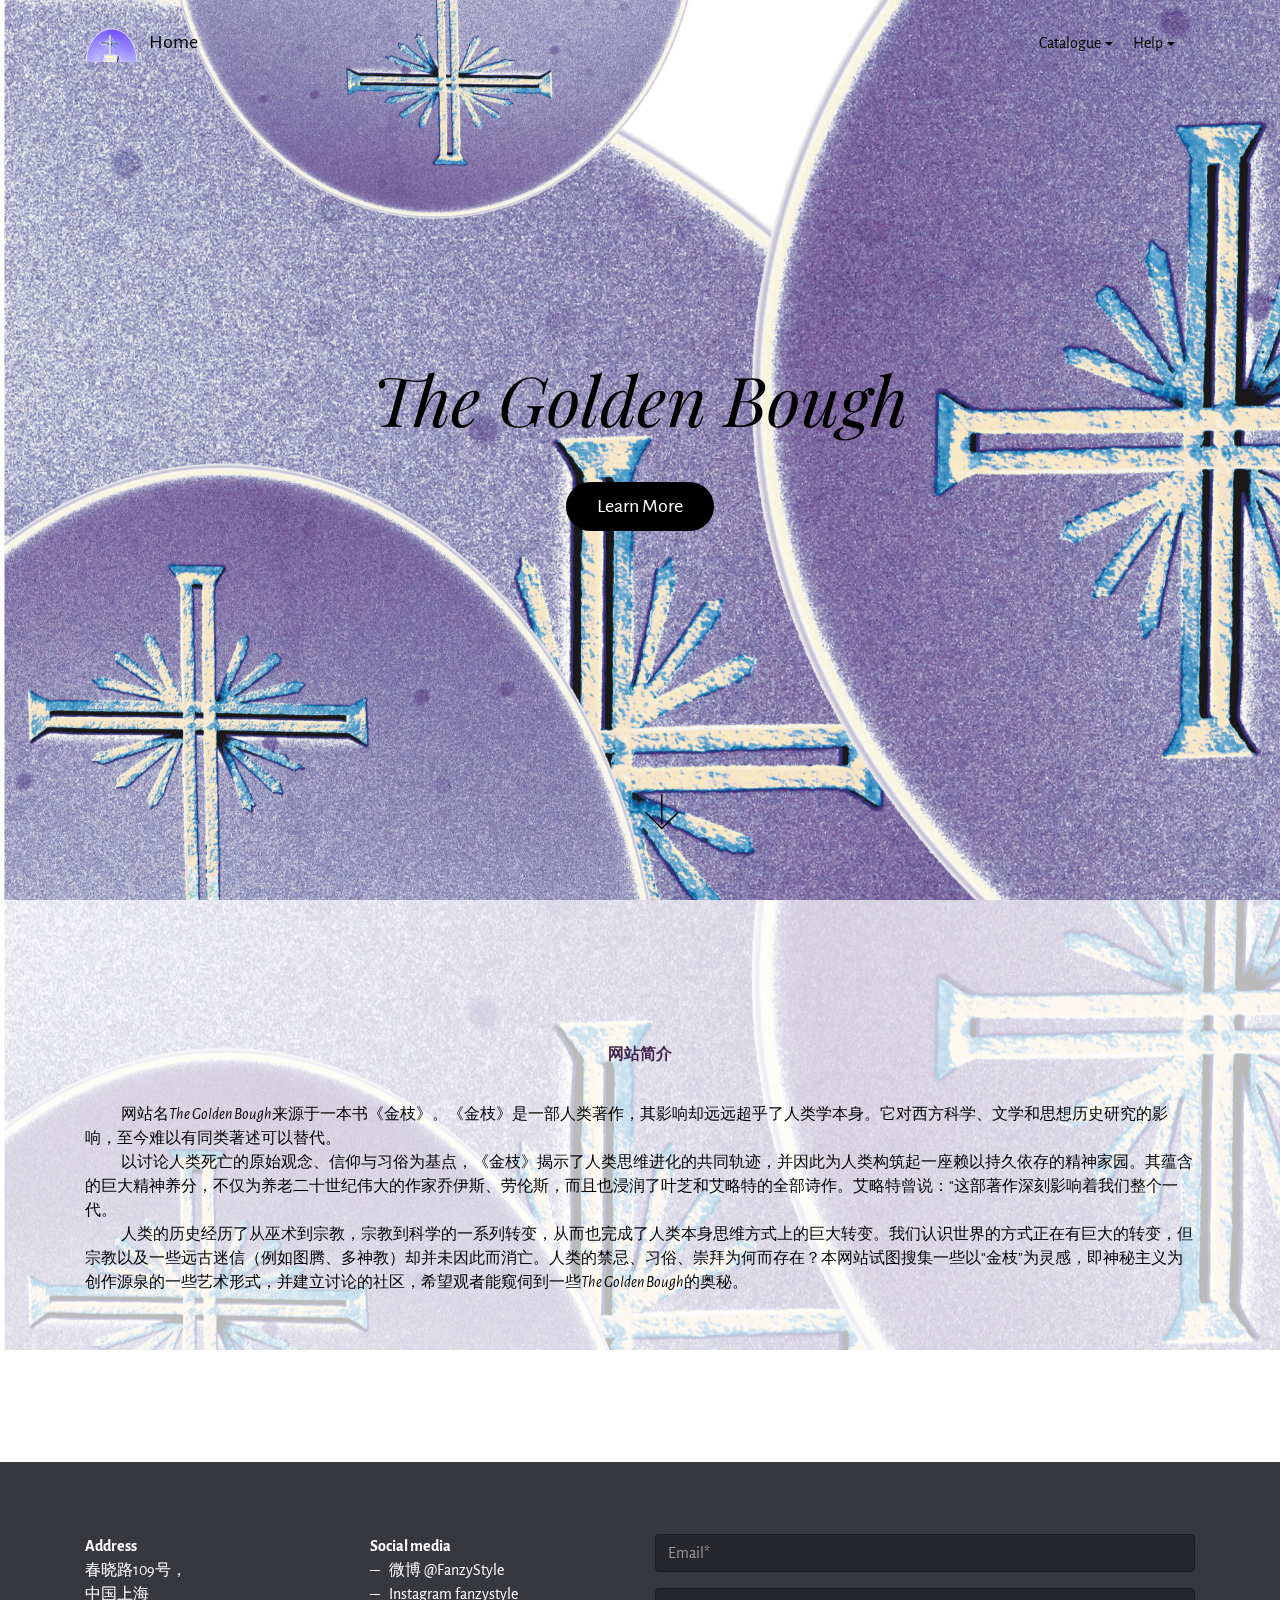
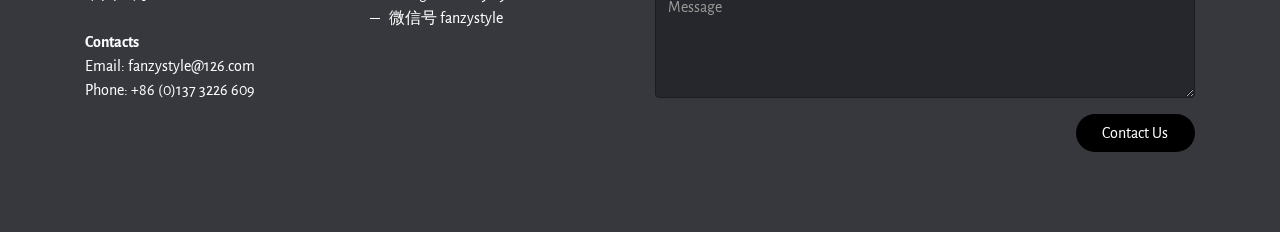
<file: index.html>
<!DOCTYPE html>
<html  >
<head>
  <!-- Site made with Mobirise Website Builder v4.12.1, https://mobirise.com -->
  <meta charset="UTF-8">
  <meta http-equiv="X-UA-Compatible" content="IE=edge">
  <meta name="generator" content="Mobirise v4.12.1, mobirise.com">
  <meta name="viewport" content="width=device-width, initial-scale=1, minimum-scale=1">
  <link rel="shortcut icon" href="assets/images/-dsc4162-179x128.png" type="image/x-icon">
  <meta name="description" content="">
  
  <title>Home</title>
  <link rel="stylesheet" href="https://fonts.googleapis.com/css?family=Alegreya+Sans:400,700&subset=latin,vietnamese,latin-ext">
  <link rel="stylesheet" href="https://fonts.googleapis.com/css?family=Playfair+Display:400,700&subset=latin,cyrillic">
  <link rel="stylesheet" href="assets/web/assets/mobirise-icons/mobirise-icons.css">
  <link rel="stylesheet" href="assets/tether/tether.min.css">
  <link rel="stylesheet" href="assets/bootstrap/css/bootstrap.min.css">
  <link rel="stylesheet" href="assets/puritym/css/style.css">
  <link rel="stylesheet" href="assets/dropdown-menu/style.light.css">
  <link rel="preload" as="style" href="assets/mobirise/css/mbr-additional.css"><link rel="stylesheet" href="assets/mobirise/css/mbr-additional.css" type="text/css">
  
  
  
</head>
<body>
  <section id="dropdown-menu-4" data-rv-view="0">

    <nav class="navbar navbar-dropdown transparent navbar-fixed-top bg-color">

        <div class="container">

            <div class="navbar-brand">
                <a href="https://mobirise.com" class="navbar-logo"><img src="assets/images/-dsc4162-179x128.png" alt="Mobirise"></a>
                <a class="text-black" href="index.html#header1-0">Home</a>
            </div>

            <button class="navbar-toggler pull-xs-right hidden-md-up" type="button" data-toggle="collapse" data-target="#exCollapsingNavbar">
                <div class="hamburger-icon"></div>
            </button>

            <ul class="nav-dropdown collapse pull-xs-right navbar-toggleable-sm nav navbar-nav" id="exCollapsingNavbar"><li class="nav-item"><a class="nav-link link" href="https://mobirise.com/"></a></li><li class="nav-item dropdown open"><a class="nav-link link dropdown-toggle" data-toggle="dropdown-submenu" href="https://mobirise.com/" aria-expanded="true">Catalogue</a> <div class="dropdown-menu"><a class="dropdown-item" href="page5.html">About</a><a class="dropdown-item" href="https://mobirise.com/"></a><div class="dropdown open"><a class="dropdown-item dropdown-toggle" data-toggle="dropdown-submenu" href="https://mobirise.com/" aria-expanded="true">Artists</a><div class="dropdown-menu dropdown-submenu"><a class="dropdown-item" href="https://mobirise.com/"></a><a class="dropdown-item" href="https://mobirise.com/"></a><a class="dropdown-item" href="page1.html">frontpage</a><a class="dropdown-item" href="https://mobirise.com/"></a><a class="dropdown-item" href="page3.html">sanjai juku</a><a class="dropdown-item" href="https://mobirise.com/"></a><a class="dropdown-item" href="page2.html">František Kupka</a><a class="dropdown-item" href="page4.html">Christina Bothwell</a><a class="dropdown-item" href="page6.html">Bjork</a></div></div><a class="dropdown-item" href="https://mobirise.com/"></a></div></li><li class="nav-item dropdown"><a class="nav-link link dropdown-toggle" data-toggle="dropdown-submenu" href="https://mobirise.com/" aria-expanded="false">Help</a><div class="dropdown-menu"><a class="dropdown-item" href="http://forums.mobirise.com/"></a><a class="dropdown-item" href="#bottom">Advice</a><a class="dropdown-item" href="#bottom">Contact us</a></div></li><li class="nav-item"><a class="nav-link link" href="https://mobirise.com/" aria-expanded="false"></a></li></ul>

        </div>

    </nav>

</section>

<section class="mbr-section mbr-section-full mbr-parallax-background mbr-after-navbar" id="header1-0" data-rv-view="2" style="background-image: url(assets/images/-2-1-2000x1414.jpg);">
    <div class="mbr-table-cell">
        
        <div class="container">
            <div class="row">
                <div class="col-md-8 col-md-offset-2 text-xs-center">

                    <h1 class="mbr-section-title display-1"><em>The Golden Bough</em><br></h1>
                    
                    <div class="mbr-buttons--center"> <a class="btn btn-lg btn-black" href="index.html#content5-6">Learn More</a></div>
                </div>
            </div>
        </div>
        <a class="mbr-arrow" href="#content5-6"><span class="mbri-down mbr-iconfont"></span></a>
    </div>
</section>

<section class="mbr-section mbr-parallax-background col-undefined" id="content5-6" data-rv-view="5" style="background-image: url(assets/images/-2-1-2000x1414.jpg); padding-top: 9rem; padding-bottom: 9rem;">
    <div class="mbr-overlay" style="opacity: 0.7; background-color: rgb(255, 255, 255);"></div>
    <div class="container">
        <h3 class="mbr-section-title display-2"><strong>网站简介</strong></h3>
        <div class="lead">&nbsp; &nbsp; &nbsp; &nbsp; &nbsp; &nbsp; 网站名<em>The Golden Bough</em>来源于一本书《金枝》。《金枝》是一部人类著作，其影响却远远超乎了人类学本身。它对西方科学、文学和思想历史研究的影响，至今难以有同类著述可以替代。<div>&nbsp; &nbsp; &nbsp; &nbsp; &nbsp; &nbsp; 以讨论人类死亡的原始观念、信仰与习俗为基点，《金枝》揭示了人类思维进化的共同轨迹，并因此为人类构筑起一座赖以持久依存的精神家园。其蕴含的巨大精神养分，不仅为养老二十世纪伟大的作家乔伊斯、劳伦斯，而且也浸润了叶芝和艾略特的全部诗作。艾略特曾说：“这部著作深刻影响着我们整个一代。</div><div>&nbsp; &nbsp; &nbsp; &nbsp; &nbsp; &nbsp; 人类的历史经历了从巫术到宗教，宗教到科学的一系列转变，从而也完成了人类本身思维方式上的巨大转变。我们认识世界的方式正在有巨大的转变，但宗教以及一些远古迷信（例如图腾、多神教）却并未因此而消亡。人类的禁忌、习俗、崇拜为何而存在？本网站试图搜集一些以“金枝”为灵感，即神秘主义为创作源泉的一些艺术形式，并建立讨论的社区，希望观者能窥伺到一些<em>The Golden Bough</em>的奥秘。</div><div><br></div></div>
    </div>
</section>

<section class="mbr-section mbr-section-small mbr-footer" id="contacts3-1c" data-rv-view="8" style="background-color: rgb(55, 56, 62); padding-top: 4.5rem; padding-bottom: 4.5rem;">
    
    <div class="container">
        <div class="row">
            <div class="col-xs-12 col-md-3">
                <p><strong>Address</strong><br>
春晓路109号，<br>中国上海<br><br>
<strong>Contacts</strong><br>
Email: fanzystyle@126.com<br>
Phone: +86 (0)137 3226 609<br><br></p>
            </div>
            <div class="col-xs-12 col-md-3"><strong>Social media</strong><ul><li>微博 @FanzyStyle</li><li>Instagram fanzystyle</li><li>微信号 fanzystyle</li></ul></div>
            <div class="col-xs-12 col-md-6" data-form-type="formoid">
                <div data-form-alert="true"><div hidden="" data-form-alert-success="true">Thanks for filling out form!</div></div>
                <form action="https://mobirise.com/" method="post" data-form-title="MESSAGE">
                    <input type="hidden" value="a0P7gd2CoF+kk6MV6LC0pZtu1XKr8Ha1sllDjJBtxMGRftFTEDJ9c6OBlO6EaAKUinuN4Fe2zkY31wVv75W8WNuupDq+3NFTTmInfMJX+NWzy8TlJqF/82S7dHwOPAP1" data-form-email="true">
                    
                    <div class="form-group">
                        <input type="email" class="form-control input-sm input-inverse" name="email" required="" placeholder="Email*" data-form-field="Email">
                    </div>
                    
                    <div class="form-group">
                        <textarea class="form-control input-sm input-inverse" name="message" rows="4" placeholder="Message" data-form-field="Message"></textarea>
                    </div>
                    <div class="text-xs-right"><button type="submit" class="btn btn-black">Contact Us</button></div>
                </form>
            </div>
        </div>
    </div>
</section>


  <script src="assets/web/assets/jquery/jquery.min.js"></script>
  <script src="assets/tether/tether.min.js"></script>
  <script src="assets/bootstrap/js/bootstrap.min.js"></script>
  <script src="assets/smooth-scroll/smooth-scroll.js"></script>
  <script src="assets/jarallax/jarallax.js"></script>
  <script src="assets/puritym/js/script.js"></script>
  <script src="assets/dropdown-menu/script.js"></script>
  <script src="assets/formoid/formoid.min.js"></script>
  
  
</body>
</html>
</file>
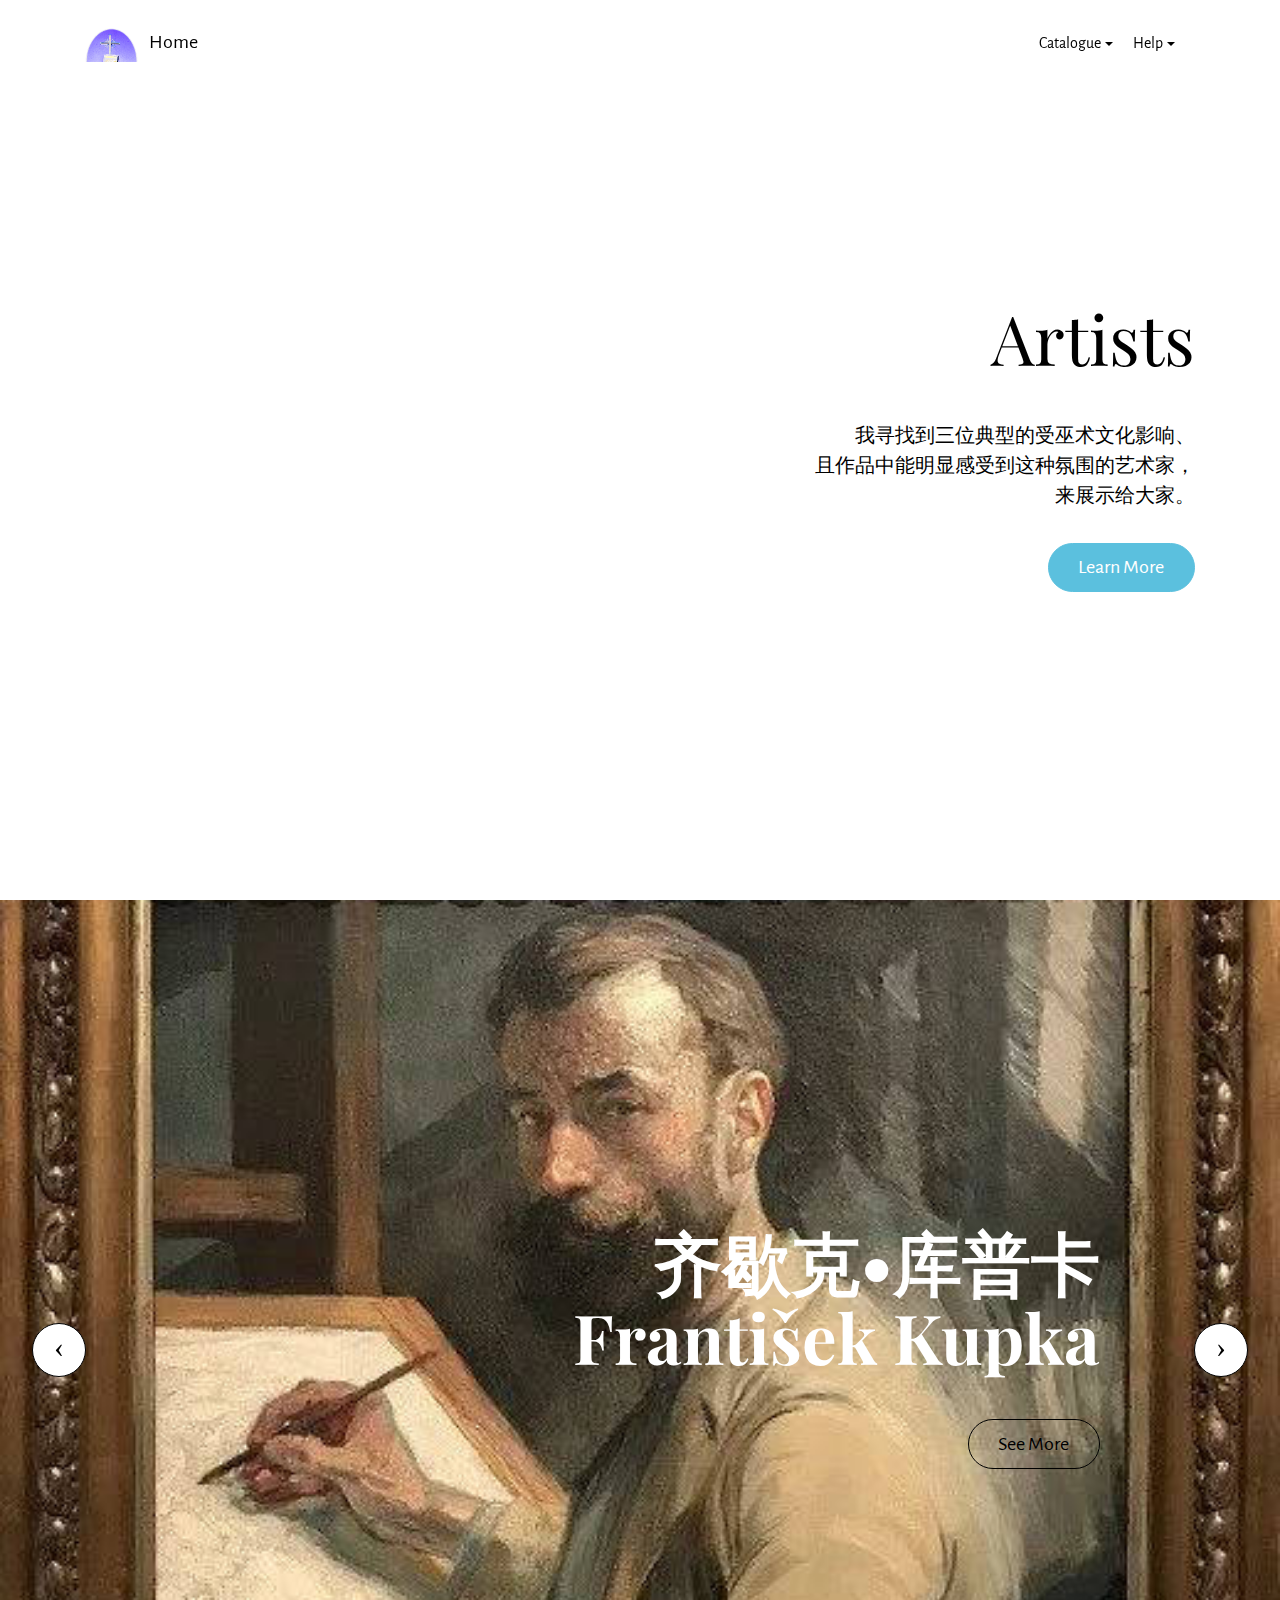
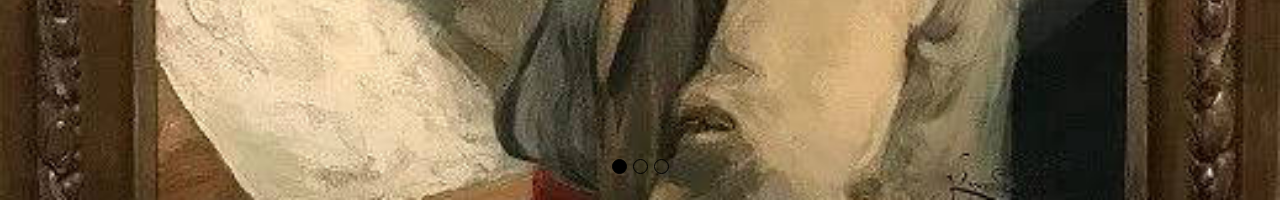
<file: page1.html>
<!DOCTYPE html>
<html  >
<head>
  <!-- Site made with Mobirise Website Builder v4.12.1, https://mobirise.com -->
  <meta charset="UTF-8">
  <meta http-equiv="X-UA-Compatible" content="IE=edge">
  <meta name="generator" content="Mobirise v4.12.1, mobirise.com">
  <meta name="viewport" content="width=device-width, initial-scale=1, minimum-scale=1">
  <link rel="shortcut icon" href="assets/images/-dsc4162-179x128.png" type="image/x-icon">
  <meta name="description" content="">
  
  <title>Artist</title>
  <link rel="stylesheet" href="https://fonts.googleapis.com/css?family=Playfair+Display:400,700&subset=latin,cyrillic">
  <link rel="stylesheet" href="https://fonts.googleapis.com/css?family=Alegreya+Sans:400,700&subset=latin,vietnamese,latin-ext">
  <link rel="stylesheet" href="assets/web/assets/mobirise-icons/mobirise-icons.css">
  <link rel="stylesheet" href="assets/tether/tether.min.css">
  <link rel="stylesheet" href="assets/bootstrap/css/bootstrap.min.css">
  <link rel="stylesheet" href="assets/puritym/css/style.css">
  <link rel="stylesheet" href="assets/dropdown-menu/style.light.css">
  <link rel="preload" as="style" href="assets/mobirise/css/mbr-additional.css"><link rel="stylesheet" href="assets/mobirise/css/mbr-additional.css" type="text/css">
  
  
  
</head>
<body>
  <section id="dropdown-menu-7" data-rv-view="17">

    <nav class="navbar navbar-dropdown transparent navbar-fixed-top bg-color">

        <div class="container">

            <div class="navbar-brand">
                <a href="https://mobirise.com" class="navbar-logo"><img src="assets/images/-dsc4162-179x128.png" alt="Mobirise"></a>
                <a class="text-black" href="index.html#header1-0">Home</a>
            </div>

            <button class="navbar-toggler pull-xs-right hidden-md-up" type="button" data-toggle="collapse" data-target="#exCollapsingNavbar">
                <div class="hamburger-icon"></div>
            </button>

            <ul class="nav-dropdown collapse pull-xs-right navbar-toggleable-sm nav navbar-nav" id="exCollapsingNavbar"><li class="nav-item"><a class="nav-link link" href="https://mobirise.com/"></a></li><li class="nav-item dropdown open"><a class="nav-link link dropdown-toggle" data-toggle="dropdown-submenu" href="https://mobirise.com/" aria-expanded="true">Catalogue</a> <div class="dropdown-menu"><a class="dropdown-item" href="page5.html">About</a><a class="dropdown-item" href="https://mobirise.com/"></a><div class="dropdown open"><a class="dropdown-item dropdown-toggle" data-toggle="dropdown-submenu" href="https://mobirise.com/" aria-expanded="true">Artists</a><div class="dropdown-menu dropdown-submenu"><a class="dropdown-item" href="https://mobirise.com/"></a><a class="dropdown-item" href="https://mobirise.com/"></a><a class="dropdown-item" href="page1.html">frontpage</a><a class="dropdown-item" href="https://mobirise.com/"></a><a class="dropdown-item" href="page3.html">sanjai juku</a><a class="dropdown-item" href="https://mobirise.com/"></a><a class="dropdown-item" href="page2.html">František Kupka</a><a class="dropdown-item" href="page4.html">Christina Bothwell</a><a class="dropdown-item" href="page6.html">Bjork</a></div></div><a class="dropdown-item" href="https://mobirise.com/"></a></div></li><li class="nav-item dropdown"><a class="nav-link link dropdown-toggle" data-toggle="dropdown-submenu" href="https://mobirise.com/" aria-expanded="false">Help</a><div class="dropdown-menu"><a class="dropdown-item" href="http://forums.mobirise.com/"></a><a class="dropdown-item" href="#bottom">Advice</a><a class="dropdown-item" href="#bottom">Contact us</a></div></li><li class="nav-item"><a class="nav-link link" href="https://mobirise.com/" aria-expanded="false"></a></li></ul>

        </div>

    </nav>

</section>

<section class="mbr-section mbr-section-full mbr-after-navbar" id="header2-8" data-rv-view="19" style="background-color: rgb(255, 255, 255);">
    <div class="mbr-table-cell">
        
        <div class="container">
            <div class="row">
                <div class="col-md-8 col-md-offset-4 text-xs-right">

                    <h1 class="mbr-section-title display-1">Artists</h1>
                    <p class="lead">我寻找到三位典型的受巫术文化影响、<br>且作品中能明显感受到这种氛围的艺术家，<br>来展示给大家。</p>
                    <div class="mbr-buttons--left"><a class="btn btn-lg btn-info" href="https://mobirise.com">Learn More</a></div>
                </div>
            </div>
        </div>
        
    </div>
</section>

<section class="mbr-slider mbr-section mbr-section__container carousel slide mbr-section-nopadding" data-ride="carousel" data-keyboard="false" data-wrap="true" data-interval="5000" id="slider-9" data-rv-view="22" style="background-color: rgb(255, 255, 255);">
    <div>
        <div>
            <div>
                <ol class="carousel-indicators">
                    <li data-app-prevent-settings="" data-target="#slider-9" data-slide-to="0" class="active"></li><li data-app-prevent-settings="" data-target="#slider-9" data-slide-to="1"></li><li data-app-prevent-settings="" data-target="#slider-9" class="" data-slide-to="2"></li>
                </ol>
                <div class="carousel-inner" role="listbox">
                    <div class="mbr-section carousel-item dark center mbr-section-full active" style="background-image: url(assets/images/1528958105631-519x523.jpg);">
                        <div class="mbr-table-cell">
                         
                            <div class=" container">
                                
                                <div class="row">
                                    <div class="col-md-8 col-md-offset-3 text-xs-right">
                                        <h2 class="mbr-section-title display-1"><strong>齐歇克•库普卡<br>František Kupka</strong></h2>
                                        

                                        <div><a class="btn btn-lg btn-primary-outline btn-secondary-outline" href="https://mobirise.com">See More</a> </div>
                                    </div>
                                </div>
                            </div>
                        </div>
                    </div><div class="mbr-section carousel-item dark center mbr-section-full" style="background-image: url(assets/images/e8cce3-307011e999c14f6fbc00aec6e0ae0ffemv2-1800x1012.jpg);">
                        <div class="mbr-table-cell">
                         
                            <div class=" container">
                                
                                <div class="row">
                                    <div class="col-md-8 col-md-offset-1">
                                        <h2 class="mbr-section-title display-1"><strong>Sankai Juku<br>山海塾</strong></h2>
                                        

                                        <div> <a class="btn btn-lg btn-info-outline btn-info" href="page3.html">See more</a></div>
                                    </div>
                                </div>
                            </div>
                        </div>
                    </div><div class="mbr-section carousel-item dark center mbr-section-full" style="background-image: url(assets/images/8716919cf1654213882bdd57bace975a-720x794.jpg);">
                        <div class="mbr-table-cell">
                         
                            <div class=" container">
                                
                                <div class="row">
                                    <div class="col-md-8 col-md-offset-2 text-xs-center">
                                        <h2 class="mbr-section-title display-1"><strong>Christina Bothwell</strong><br><strong>克莉丝汀娜·贝斯维尔</strong></h2>
                                        

                                        <div><a class="btn btn-lg btn-primary" href="page4.html">See More</a> </div>
                                    </div>
                                </div>
                            </div>
                        </div>
                    </div>
                </div>
                
                <a data-app-prevent-settings="" class="left carousel-control" role="button" data-slide="prev" href="#slider-9">
                    <span class="icon-prev" aria-hidden="true"></span>
                    <span class="sr-only">Previous</span>
                </a>
                <a data-app-prevent-settings="" class="right carousel-control" role="button" data-slide="next" href="#slider-9">
                    <span class="icon-next" aria-hidden="true"></span>
                    <span class="sr-only">Next</span>
                </a>
            </div>
        </div>
    </div>
</section>


  <script src="assets/web/assets/jquery/jquery.min.js"></script>
  <script src="assets/tether/tether.min.js"></script>
  <script src="assets/bootstrap/js/bootstrap.min.js"></script>
  <script src="assets/smooth-scroll/smooth-scroll.js"></script>
  <script src="assets/bootstrap-carousel-swipe/bootstrap-carousel-swipe.js"></script>
  <script src="assets/puritym/js/script.js"></script>
  <script src="assets/dropdown-menu/script.js"></script>
  
  
</body>
</html>
</file>
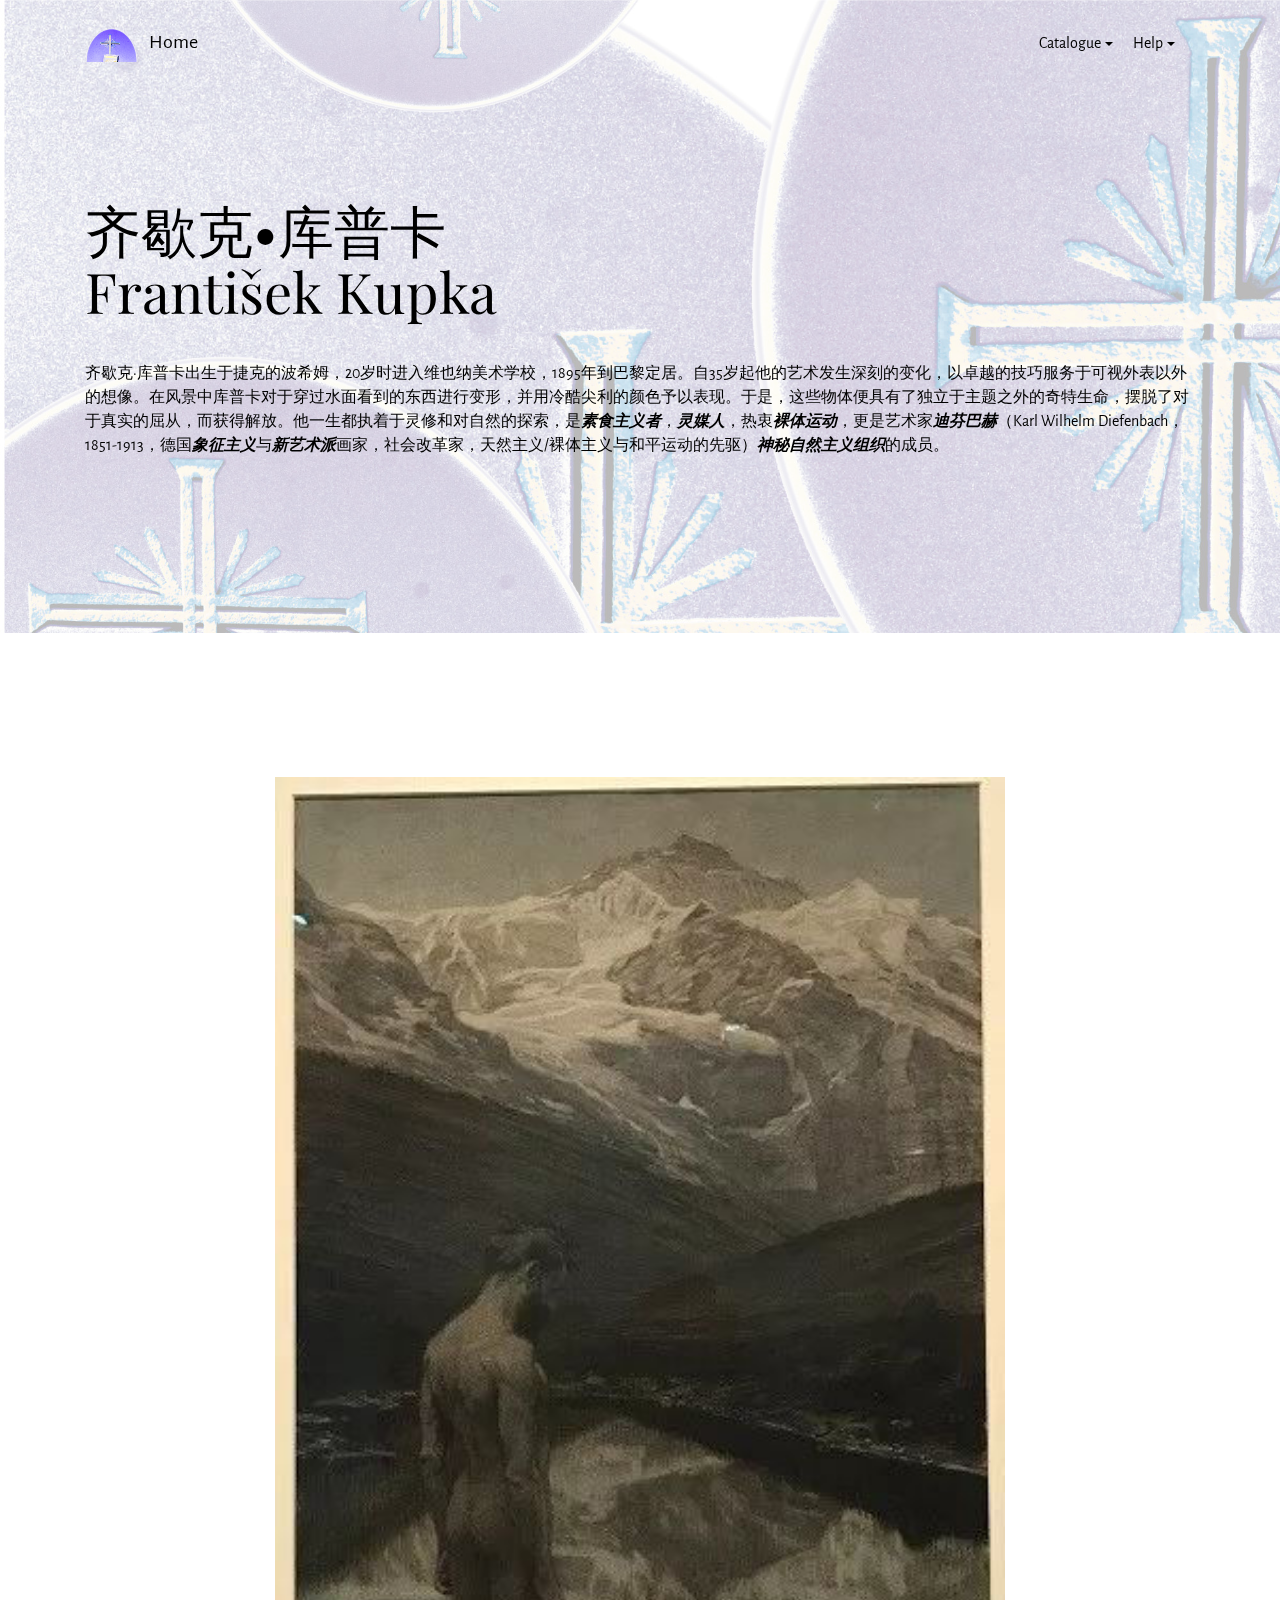
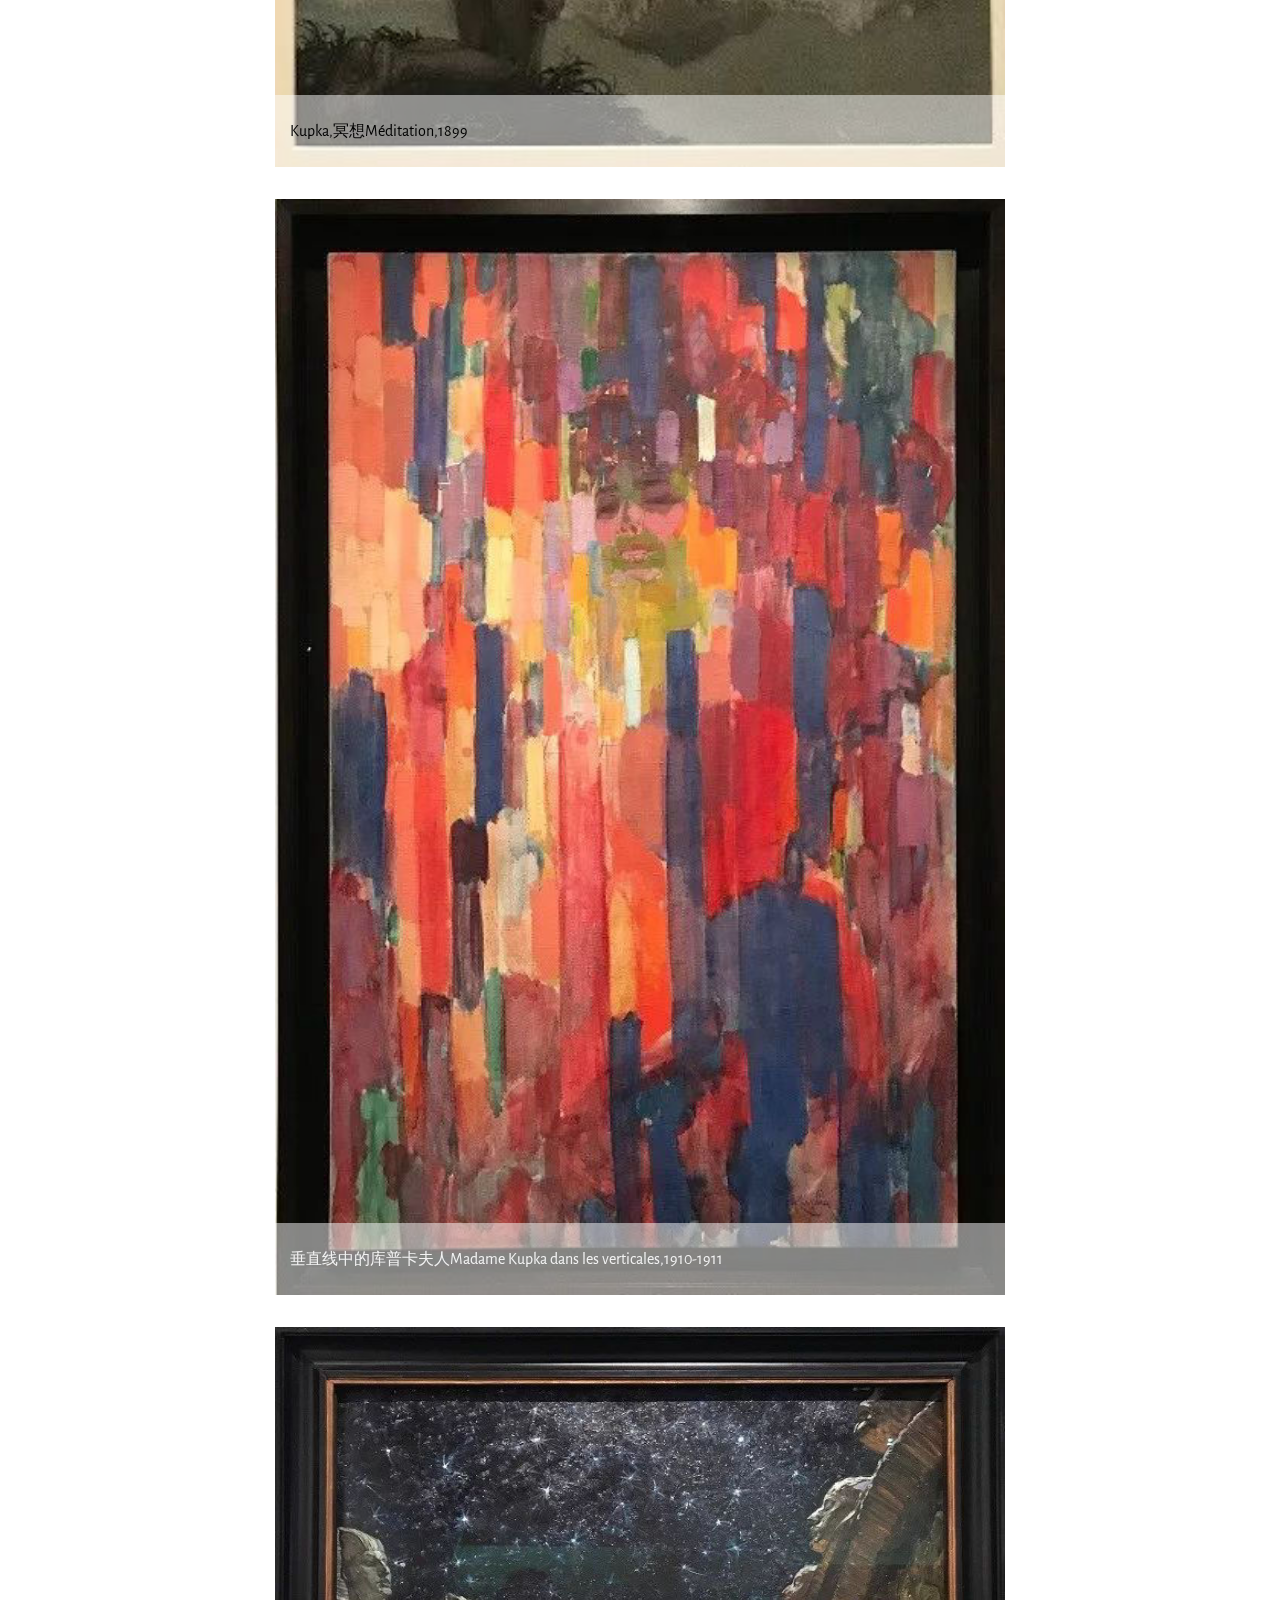
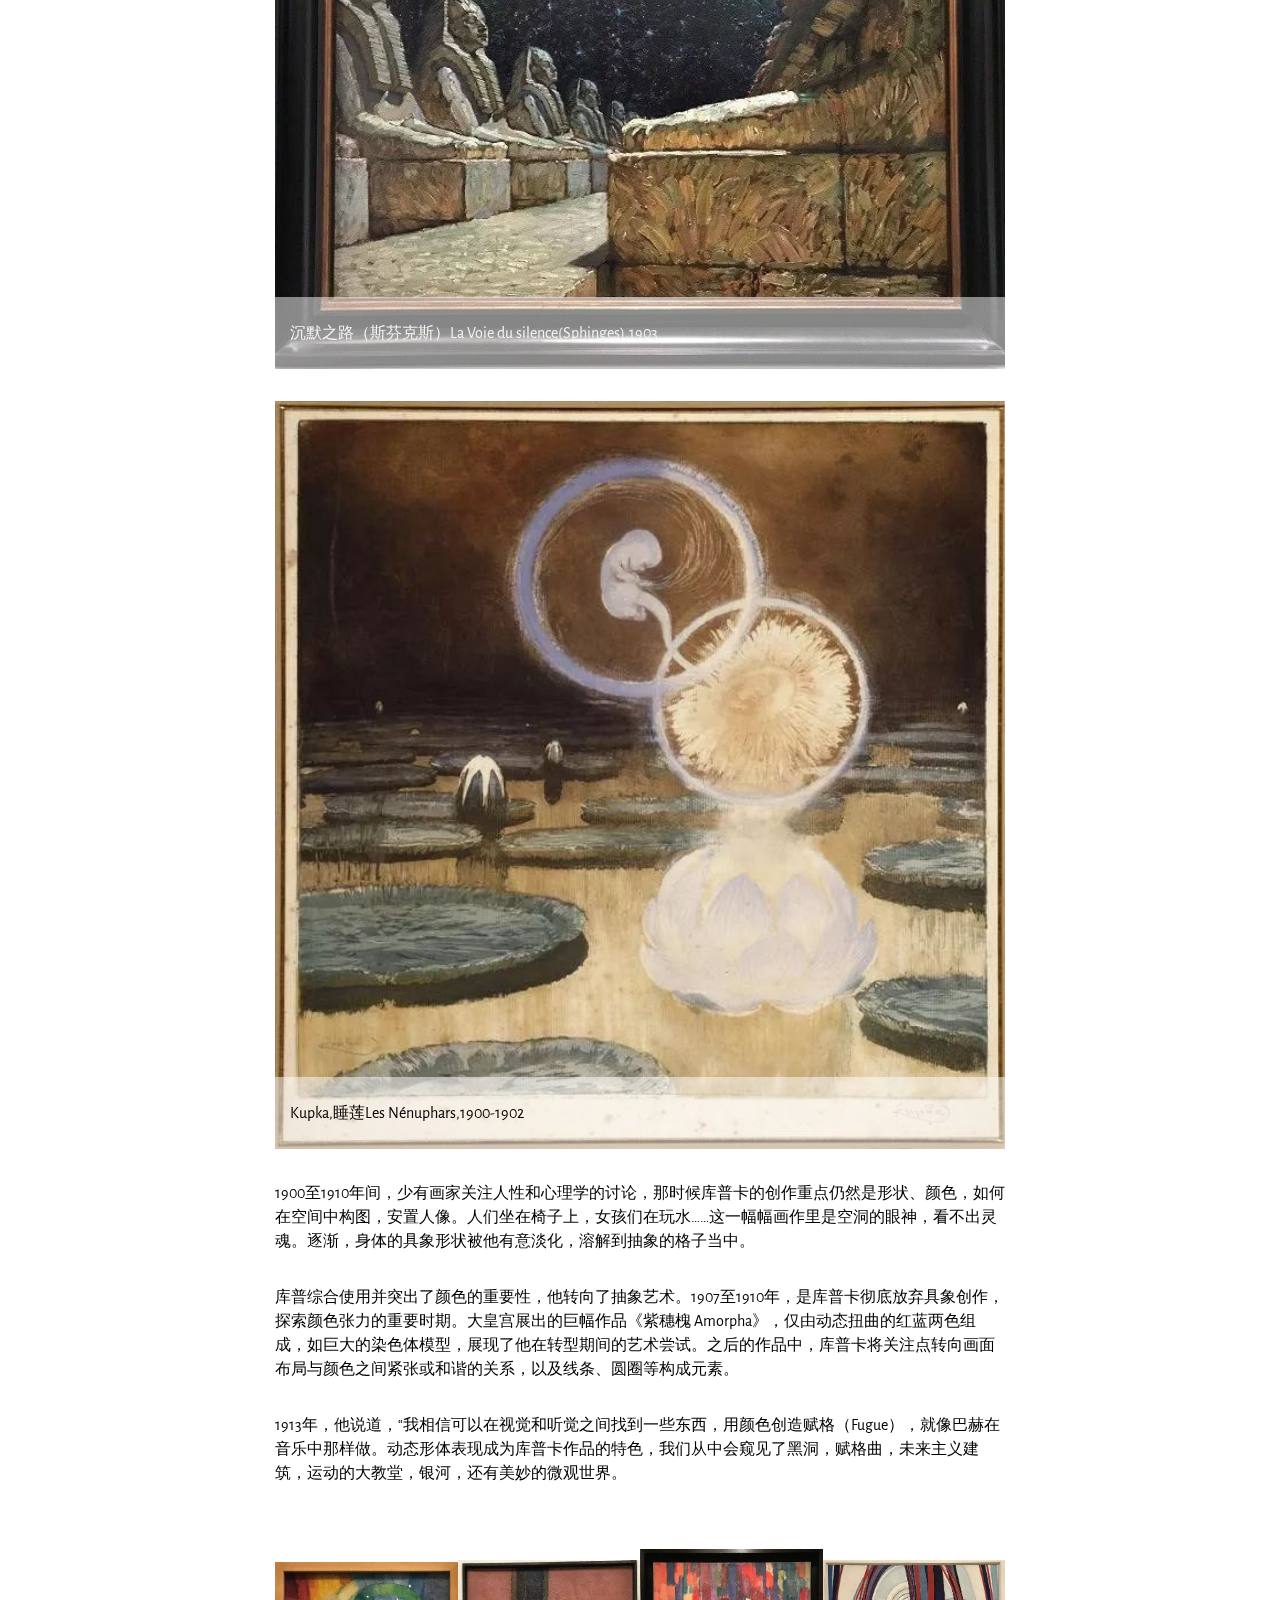
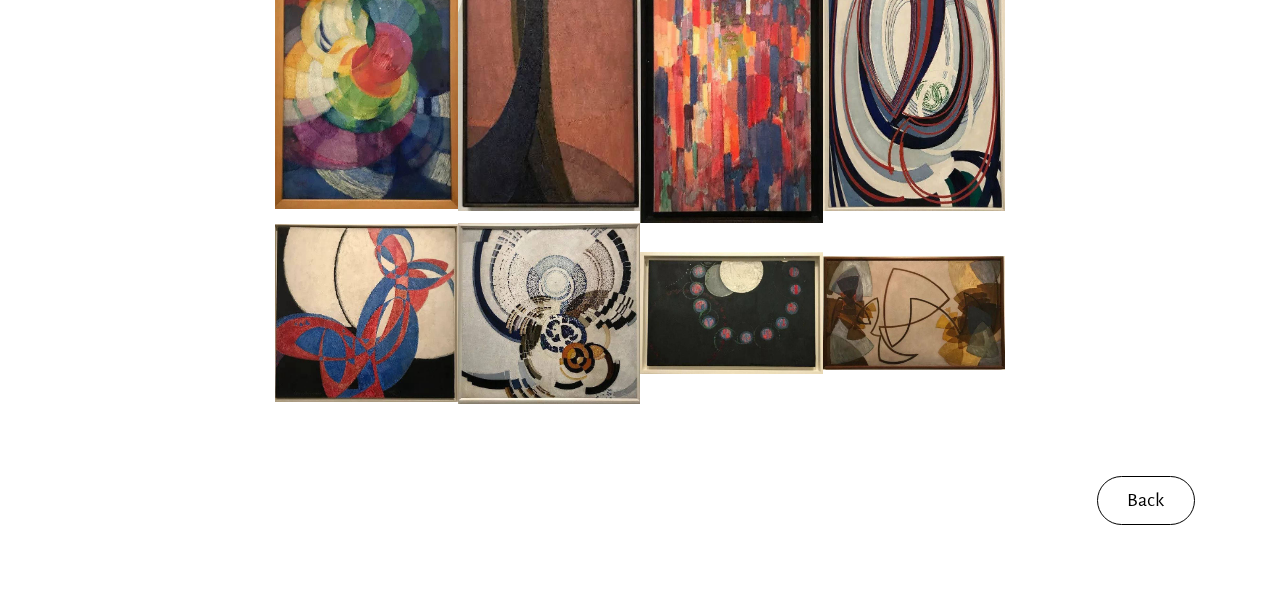
<file: page2.html>
<!DOCTYPE html>
<html  >
<head>
  <!-- Site made with Mobirise Website Builder v4.12.1, https://mobirise.com -->
  <meta charset="UTF-8">
  <meta http-equiv="X-UA-Compatible" content="IE=edge">
  <meta name="generator" content="Mobirise v4.12.1, mobirise.com">
  <meta name="viewport" content="width=device-width, initial-scale=1, minimum-scale=1">
  <link rel="shortcut icon" href="assets/images/-dsc4162-179x128.png" type="image/x-icon">
  <meta name="description" content="">
  
  <title>库布卡</title>
  <link rel="stylesheet" href="https://fonts.googleapis.com/css?family=Alegreya+Sans:400,700&subset=latin,vietnamese,latin-ext">
  <link rel="stylesheet" href="https://fonts.googleapis.com/css?family=Playfair+Display:400,700&subset=latin,cyrillic">
  <link rel="stylesheet" href="assets/tether/tether.min.css">
  <link rel="stylesheet" href="assets/bootstrap/css/bootstrap.min.css">
  <link rel="stylesheet" href="assets/dropdown-menu/style.light.css">
  <link rel="stylesheet" href="assets/puritym/css/style.css">
  <link rel="preload" as="style" href="assets/mobirise/css/mbr-additional.css"><link rel="stylesheet" href="assets/mobirise/css/mbr-additional.css" type="text/css">
  
  
  
</head>
<body>
  <section id="dropdown-menu-c" data-rv-view="34">

    <nav class="navbar navbar-dropdown transparent navbar-fixed-top bg-color">

        <div class="container">

            <div class="navbar-brand">
                <a href="https://mobirise.com" class="navbar-logo"><img src="assets/images/-dsc4162-179x128.png" alt="Mobirise"></a>
                <a class="text-black" href="index.html#header1-0">Home</a>
            </div>

            <button class="navbar-toggler pull-xs-right hidden-md-up" type="button" data-toggle="collapse" data-target="#exCollapsingNavbar">
                <div class="hamburger-icon"></div>
            </button>

            <ul class="nav-dropdown collapse pull-xs-right navbar-toggleable-sm nav navbar-nav" id="exCollapsingNavbar"><li class="nav-item"><a class="nav-link link" href="https://mobirise.com/"></a></li><li class="nav-item dropdown open"><a class="nav-link link dropdown-toggle" data-toggle="dropdown-submenu" href="https://mobirise.com/" aria-expanded="true">Catalogue</a> <div class="dropdown-menu"><a class="dropdown-item" href="page5.html">About</a><a class="dropdown-item" href="https://mobirise.com/"></a><div class="dropdown open"><a class="dropdown-item dropdown-toggle" data-toggle="dropdown-submenu" href="https://mobirise.com/" aria-expanded="true">Artists</a><div class="dropdown-menu dropdown-submenu"><a class="dropdown-item" href="https://mobirise.com/"></a><a class="dropdown-item" href="https://mobirise.com/"></a><a class="dropdown-item" href="page1.html">frontpage</a><a class="dropdown-item" href="https://mobirise.com/"></a><a class="dropdown-item" href="page3.html">sanjai juku</a><a class="dropdown-item" href="https://mobirise.com/"></a><a class="dropdown-item" href="page2.html">František Kupka</a><a class="dropdown-item" href="page4.html">Christina Bothwell</a><a class="dropdown-item" href="page6.html">Bjork</a></div></div><a class="dropdown-item" href="https://mobirise.com/"></a></div></li><li class="nav-item dropdown"><a class="nav-link link dropdown-toggle" data-toggle="dropdown-submenu" href="https://mobirise.com/" aria-expanded="false">Help</a><div class="dropdown-menu"><a class="dropdown-item" href="http://forums.mobirise.com/"></a><a class="dropdown-item" href="#bottom">Advice</a><a class="dropdown-item" href="#bottom">Contact us</a></div></li><li class="nav-item"><a class="nav-link link" href="https://mobirise.com/" aria-expanded="false"></a></li></ul>

        </div>

    </nav>

</section>

<section class="mbr-section mbr-parallax-background col-undefined mbr-after-navbar" id="content5-e" data-rv-view="36" style="background-image: url(assets/images/-2-1-2000x1414.jpg); padding-top: 9rem; padding-bottom: 9rem;">
    <div class="mbr-overlay" style="opacity: 0.7; background-color: rgb(255, 255, 255);"></div>
    <div class="container">
        <h3 class="mbr-section-title display-2">齐歇克•库普卡<br>František Kupka</h3>
        <div class="lead"><p>齐歇克·库普卡出生于捷克的波希姆，20岁时进入维也纳美术学校，1895年到巴黎定居。自35岁起他的艺术发生深刻的变化，以卓越的技巧服务于可视外表以外的想像。在风景中库普卡对于穿过水面看到的东西进行变形，并用冷酷尖利的颜色予以表现。于是，这些物体便具有了独立于主题之外的奇特生命，摆脱了对于真实的屈从，而获得解放。他一生都执着于灵修和对自然的探索，是<strong><em>素食主义者</em></strong>，<strong><em>灵媒人</em></strong>，热衷<strong><em>裸体运动</em></strong>，更是艺术家<strong><em>迪芬巴赫</em></strong>（Karl Wilhelm Diefenbach，1851-1913，德国<strong><em>象征主义</em></strong>与<strong><em>新艺术派</em></strong>画家，社会改革家，天然主义/裸体主义与和平运动的先驱）<strong><em>神秘自然主义组织</em></strong>的成员。</p></div>
    </div>
</section>

<section class="mbr-section mbr-section__container mbr-section__container--first" id="image2-d" data-rv-view="39">
    <div class="container">
        <div class="row">
            <div class="col-md-8 col-md-offset-2">
                <figure class="mbr-figure">
                    <div><img src="assets/images/1528958105742-343x465.jpg"></div>
                    <figcaption class="mbr-figure-caption mbr-figure-caption-over">
                        <div class="container">Kupka,冥想Méditation,1899</div>
                    </figcaption>
                </figure>
            </div>
        </div>
    </div>
</section>

<section class="mbr-section mbr-section__container mbr-section__container--middle" id="image2-f" data-rv-view="41">
    <div class="container">
        <div class="row">
            <div class="col-md-8 col-md-offset-2">
                <figure class="mbr-figure">
                    <div><img src="assets/images/1528958105864-479x719.jpg"></div>
                    <figcaption class="mbr-figure-caption mbr-figure-caption-over">
                        <div class="container">垂直线中的库普卡夫人Madame Kupka dans les verticales,1910-1911</div>
                    </figcaption>
                </figure>
            </div>
        </div>
    </div>
</section>

<section class="mbr-section mbr-section__container mbr-section__container--middle" id="image2-g" data-rv-view="43">
    <div class="container">
        <div class="row">
            <div class="col-md-8 col-md-offset-2">
                <figure class="mbr-figure">
                    <div><img src="assets/images/1528958105882-661x582.jpg"></div>
                    <figcaption class="mbr-figure-caption mbr-figure-caption-over">
                        <div class="container">沉默之路（斯芬克斯）La Voie du silence(Sphinges),1903</div>
                    </figcaption>
                </figure>
            </div>
        </div>
    </div>
</section>

<section class="mbr-section mbr-section__container mbr-section__container--middle" id="image2-i" data-rv-view="45">
    <div class="container">
        <div class="row">
            <div class="col-md-8 col-md-offset-2">
                <figure class="mbr-figure">
                    <div><img src="assets/images/1528958105935-635x650.jpg"></div>
                    <figcaption class="mbr-figure-caption mbr-figure-caption-over">
                        <div class="container">Kupka,睡莲Les Nénuphars,1900-1902</div>
                    </figcaption>
                </figure>
            </div>
        </div>
    </div>
</section>

<section class="mbr-section mbr-section__container mbr-section__container--middle" id="content1-k" data-rv-view="47">
    <div class="container">
        <div class="row">
            <div class="col-md-8 col-md-offset-2 lead"><p>1900至1910年间，少有画家关注人性和心理学的讨论，那时候库普卡的创作重点仍然是形状、颜色，如何在空间中构图，安置人像。人们坐在椅子上，女孩们在玩水……这一幅幅画作里是空洞的眼神，看不出灵魂。逐渐，身体的具象形状被他有意淡化，溶解到抽象的格子当中。</p><p>库普综合使用并突出了颜色的重要性，他转向了抽象艺术。1907至1910年，是库普卡彻底放弃具象创作，探索颜色张力的重要时期。大皇宫展出的巨幅作品《紫穗槐 Amorpha》，仅由动态扭曲的红蓝两色组成，如巨大的染色体模型，展现了他在转型期间的艺术尝试。之后的作品中，库普卡将关注点转向画面布局与颜色之间紧张或和谐的关系，以及线条、圆圈等构成元素。</p><p>1913年，他说道，“我相信可以在视觉和听觉之间找到一些东西，用颜色创造赋格（Fugue），就像巴赫在音乐中那样做。动态形体表现成为库普卡作品的特色，我们从中会窥见了黑洞，赋格曲，未来主义建筑，运动的大教堂，银河，还有美妙的微观世界。</p></div>
        </div>
    </div>
</section>

<section class="mbr-gallery mbr-section mbr-section-nopadding mbr-section__container mbr-section__container--last" id="gallery2-l" data-rv-view="48">
    <!-- Gallery -->
    <div class=" container">
        <div class=" mbr-gallery-layout-article row">
            <div class=" col-md-offset-2 col-md-8">
                <div>
                    <div class="mbr-gallery-item">
                        <a data-toggle="modal" href="#lb-gallery2-l" data-slide-to="0">
                            <img src="assets/images/1528958105786-523x709-523x709.jpg" alt="" title="">
                            <span class="icon fa fa-search-plus"></span>
                        </a>
                    </div><div class="mbr-gallery-item">
                        <a data-toggle="modal" href="#lb-gallery2-l" data-slide-to="1">
                            <img src="assets/images/1528958105664-385x529-385x529.jpg" alt="" title="">
                            <span class="icon fa fa-search-plus"></span>
                        </a>
                    </div><div class="mbr-gallery-item">
                        <a data-toggle="modal" href="#lb-gallery2-l" data-slide-to="2">
                            <img src="assets/images/1528958105864-1-479x719-479x719.jpg" alt="" title="">
                            <span class="icon fa fa-search-plus"></span>
                        </a>
                    </div><div class="mbr-gallery-item">
                        <a data-toggle="modal" href="#lb-gallery2-l" data-slide-to="3">
                            <img src="assets/images/1528958105295-501x687-501x687.jpg" alt="" title="">
                            <span class="icon fa fa-search-plus"></span>
                        </a>
                    </div><div class="mbr-gallery-item">
                        <a data-toggle="modal" href="#lb-gallery2-l" data-slide-to="4">
                            <img src="assets/images/1528958105322-569x555-569x555.jpg" alt="" title="">
                            <span class="icon fa fa-search-plus"></span>
                        </a>
                    </div><div class="mbr-gallery-item">
                        <a data-toggle="modal" href="#lb-gallery2-l" data-slide-to="5">
                            <img src="assets/images/1528958105308-551x547-551x547.jpg" alt="" title="">
                            <span class="icon fa fa-search-plus"></span>
                        </a>
                    </div><div class="mbr-gallery-item">
                        <a data-toggle="modal" href="#lb-gallery2-l" data-slide-to="6">
                            <img src="assets/images/1528958105348-2-700x471-700x471.jpg" alt="" title="">
                            <span class="icon fa fa-search-plus"></span>
                        </a>
                    </div><div class="mbr-gallery-item">
                        <a data-toggle="modal" href="#lb-gallery2-l" data-slide-to="7">
                            <img src="assets/images/1528958105384-700x435-700x435.jpg" alt="" title="">
                            <span class="icon fa fa-search-plus"></span>
                        </a>
                    </div>
                </div>
            </div>
            <div class="clearfix"></div>
        </div>
    </div>

    <!-- Lightbox -->
    <div data-app-prevent-settings="" class="mbr-slider modal fade carousel slide" tabindex="-1" data-keyboard="true" data-interval="false" id="lb-gallery2-l">
        <div class="modal-dialog">
            <div class="modal-content">
                <div class="modal-body">
                    <ol class="carousel-indicators">
                        <li data-app-prevent-settings="" data-target="#lb-gallery2-l" data-slide-to="0"></li><li data-app-prevent-settings="" data-target="#lb-gallery2-l" data-slide-to="1"></li><li data-app-prevent-settings="" data-target="#lb-gallery2-l" data-slide-to="2"></li><li data-app-prevent-settings="" data-target="#lb-gallery2-l" data-slide-to="3"></li><li data-app-prevent-settings="" data-target="#lb-gallery2-l" data-slide-to="4"></li><li data-app-prevent-settings="" data-target="#lb-gallery2-l" data-slide-to="5"></li><li data-app-prevent-settings="" data-target="#lb-gallery2-l" data-slide-to="6"></li><li data-app-prevent-settings="" data-target="#lb-gallery2-l" class=" active" data-slide-to="7"></li>
                    </ol>
                    <div class="carousel-inner">
                        <div class="carousel-item">
                            <img src="assets/images/1528958105786-523x709.jpg" alt="" title="">
                        </div><div class="carousel-item">
                            <img src="assets/images/1528958105664-385x529.jpg" alt="" title="">
                        </div><div class="carousel-item">
                            <img src="assets/images/1528958105864-1-479x719.jpg" alt="" title="">
                        </div><div class="carousel-item">
                            <img src="assets/images/1528958105295-501x687.jpg" alt="" title="">
                        </div><div class="carousel-item">
                            <img src="assets/images/1528958105322-569x555.jpg" alt="" title="">
                        </div><div class="carousel-item">
                            <img src="assets/images/1528958105308-551x547.jpg" alt="" title="">
                        </div><div class="carousel-item">
                            <img src="assets/images/1528958105348-2-700x471.jpg" alt="" title="">
                        </div><div class="carousel-item active">
                            <img src="assets/images/1528958105384-700x435.jpg" alt="" title="">
                        </div>
                    </div>
                    <a class="left carousel-control" role="button" data-slide="prev" href="#lb-gallery2-l">
                        <span class="icon-prev" aria-hidden="true"></span>
                        <span class="sr-only">Previous</span>
                    </a>
                    <a class="right carousel-control" role="button" data-slide="next" href="#lb-gallery2-l">
                        <span class="icon-next" aria-hidden="true"></span>
                        <span class="sr-only">Next</span>
                    </a>

                    <a class="close" href="#" role="button" data-dismiss="modal">
                        <span aria-hidden="true">×</span>
                        <span class="sr-only">Close</span>
                    </a>
                </div>
            </div>
        </div>
    </div>
</section>

<section class="mbr-section mbr-section-small" id="msg-box2-m" data-rv-view="83" style="background-color: rgb(255, 255, 255); padding-top: 4.5rem; padding-bottom: 4.5rem;">
    

    <div class="container">
        <div class="row">
            
            <div>

                <div class="col-sm-8">
                    <h2 class="mbr-section-title h1"></h2>
                    
                </div>                
                <div class="col-sm-4 text-xs-right"><a class="btn btn-lg btn-secondary-outline" href="page1.html">Back</a></div>
            </div>
        </div>
    </div>
</section>


  <script src="assets/web/assets/jquery/jquery.min.js"></script>
  <script src="assets/tether/tether.min.js"></script>
  <script src="assets/bootstrap/js/bootstrap.min.js"></script>
  <script src="assets/masonry/masonry.pkgd.min.js"></script>
  <script src="assets/imagesloaded/imagesloaded.pkgd.min.js"></script>
  <script src="assets/bootstrap-carousel-swipe/bootstrap-carousel-swipe.js"></script>
  <script src="assets/jarallax/jarallax.js"></script>
  <script src="assets/smooth-scroll/smooth-scroll.js"></script>
  <script src="assets/dropdown-menu/script.js"></script>
  <script src="assets/puritym/js/script.js"></script>
  <script src="assets/mobirise-gallery/script.js"></script>
  
  
</body>
</html>
</file>
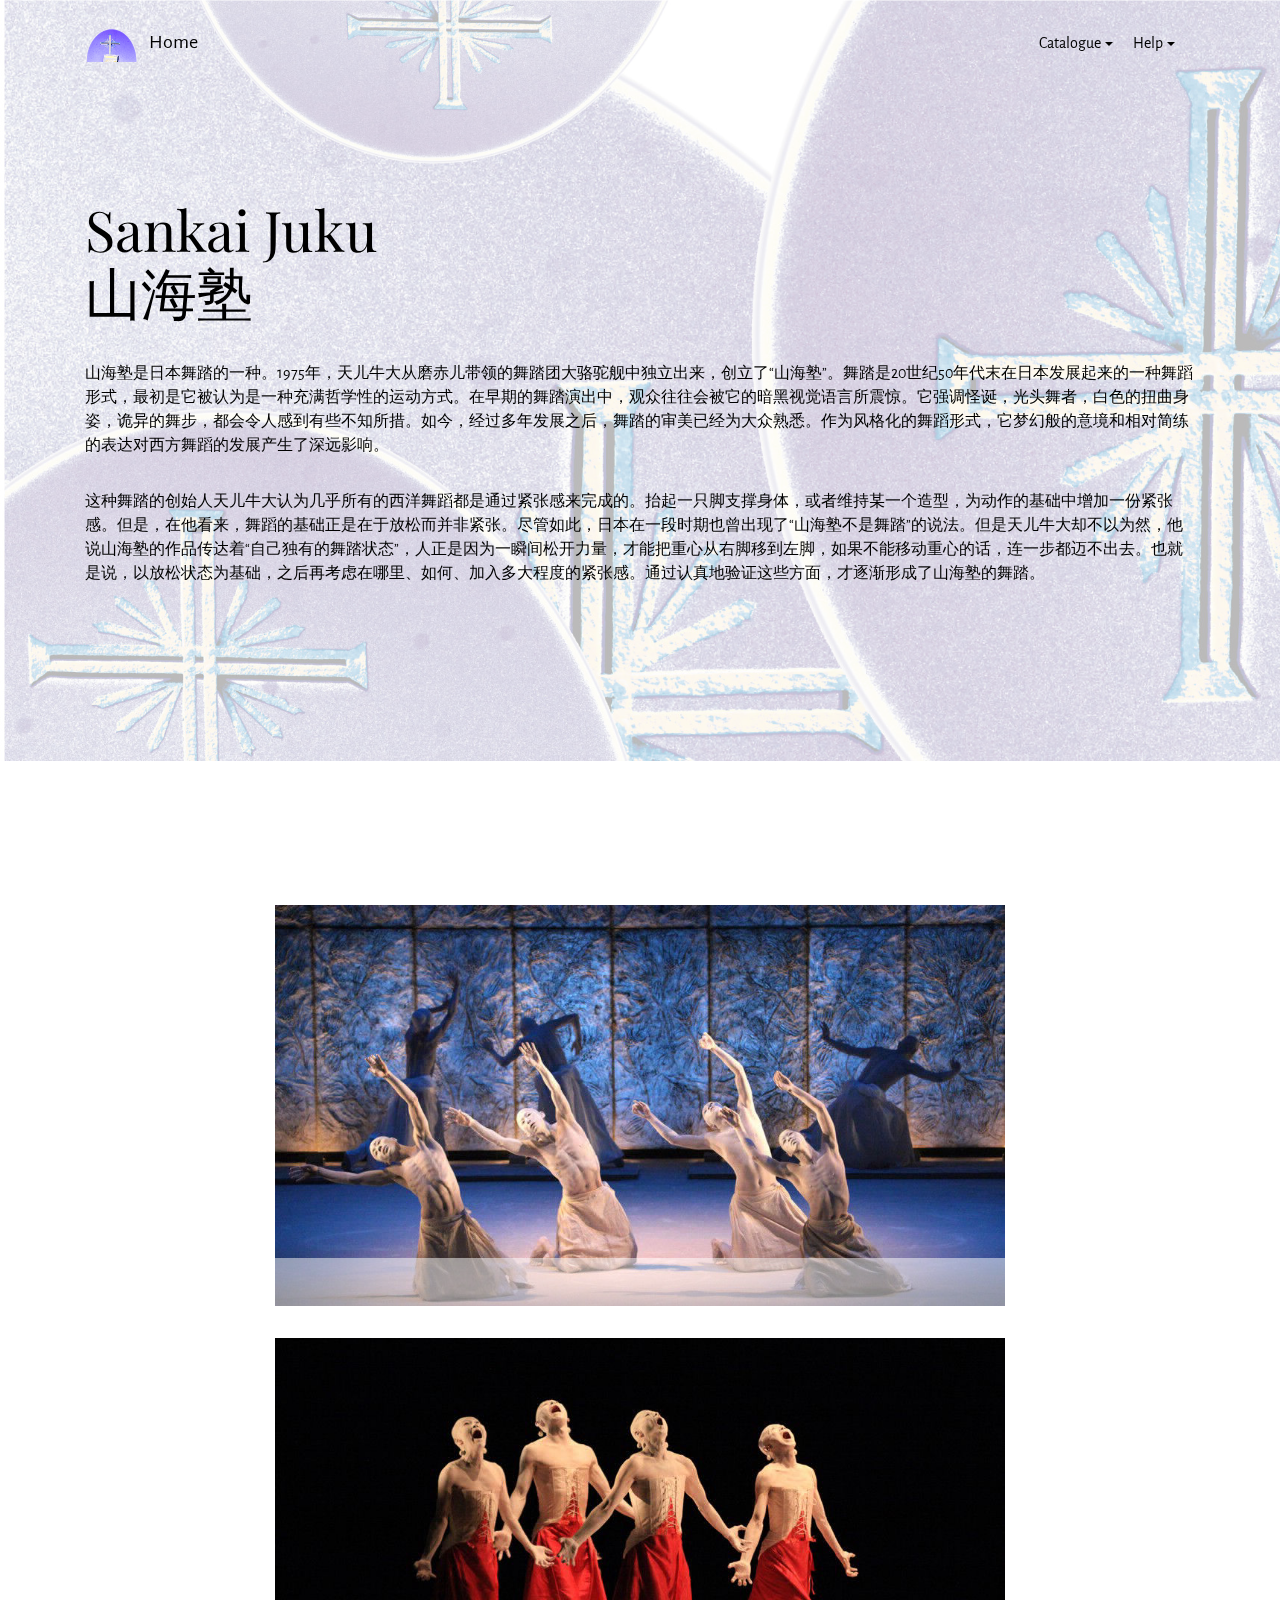
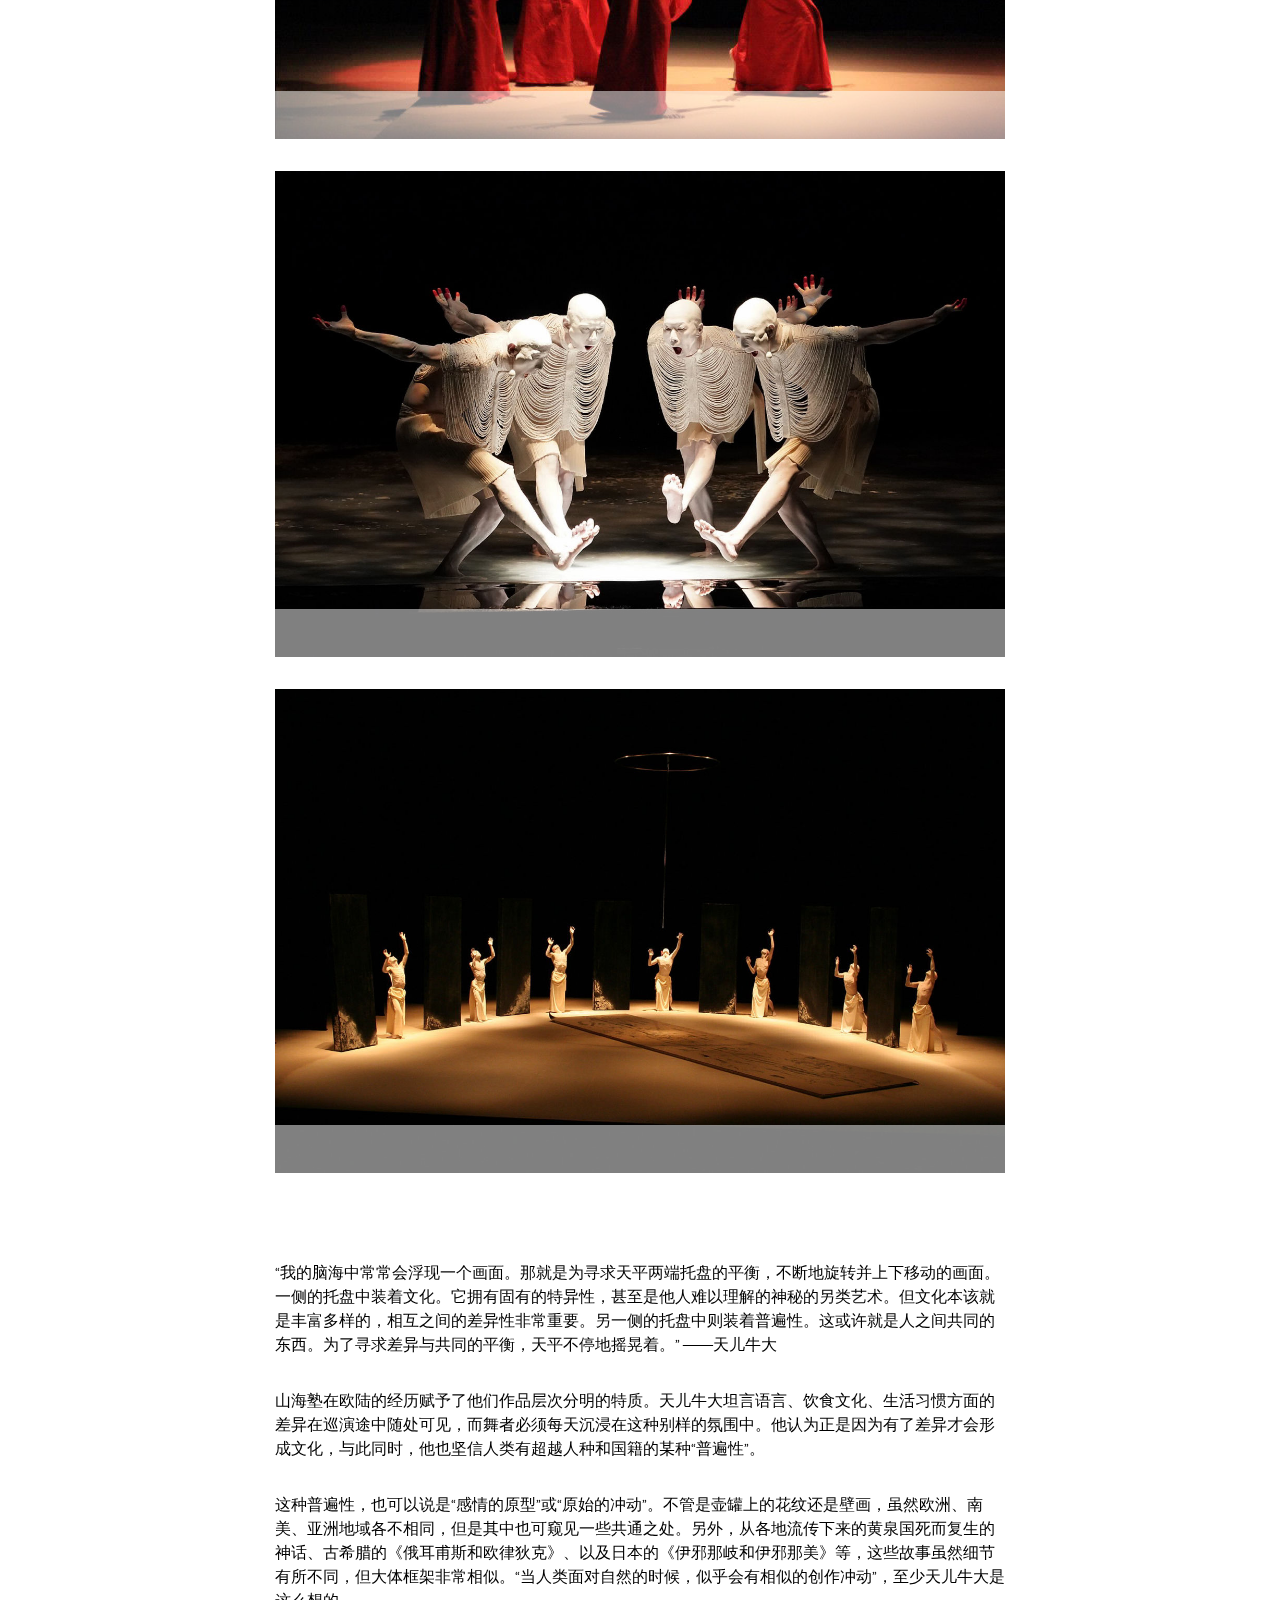
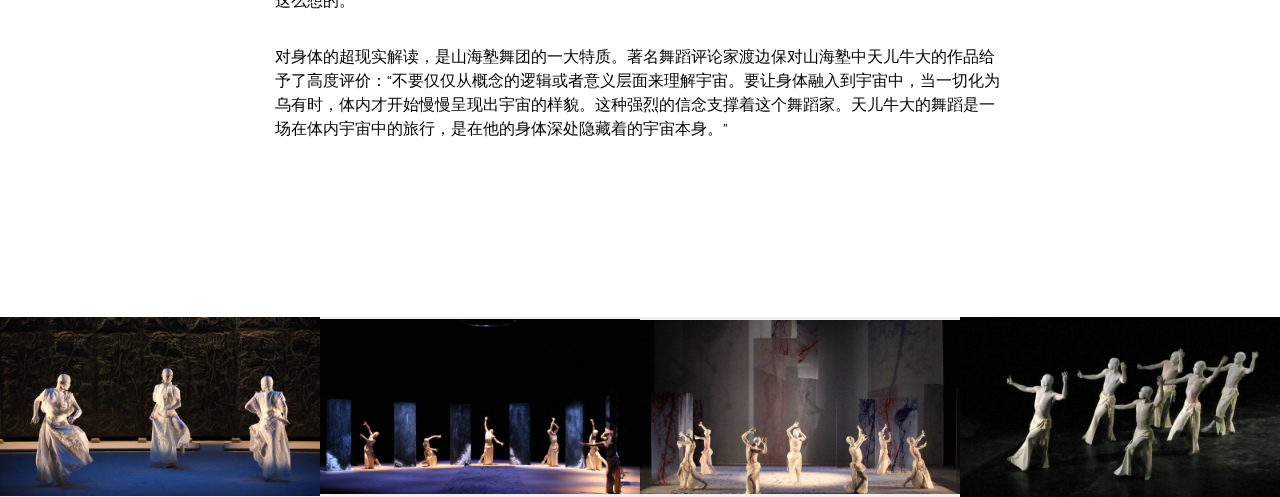
<file: page3.html>
<!DOCTYPE html>
<html  >
<head>
  <!-- Site made with Mobirise Website Builder v4.12.1, https://mobirise.com -->
  <meta charset="UTF-8">
  <meta http-equiv="X-UA-Compatible" content="IE=edge">
  <meta name="generator" content="Mobirise v4.12.1, mobirise.com">
  <meta name="viewport" content="width=device-width, initial-scale=1, minimum-scale=1">
  <link rel="shortcut icon" href="assets/images/-dsc4162-179x128.png" type="image/x-icon">
  <meta name="description" content="">
  
  <title>山海塾sankaijuku</title>
  <link rel="stylesheet" href="https://fonts.googleapis.com/css?family=Alegreya+Sans:400,700&subset=latin,vietnamese,latin-ext">
  <link rel="stylesheet" href="https://fonts.googleapis.com/css?family=Playfair+Display:400,700&subset=latin,cyrillic">
  <link rel="stylesheet" href="assets/tether/tether.min.css">
  <link rel="stylesheet" href="assets/bootstrap/css/bootstrap.min.css">
  <link rel="stylesheet" href="assets/dropdown-menu/style.light.css">
  <link rel="stylesheet" href="assets/puritym/css/style.css">
  <link rel="preload" as="style" href="assets/mobirise/css/mbr-additional.css"><link rel="stylesheet" href="assets/mobirise/css/mbr-additional.css" type="text/css">
  
  
  
</head>
<body>
  <section id="dropdown-menu-n" data-rv-view="86">

    <nav class="navbar navbar-dropdown transparent navbar-fixed-top bg-color">

        <div class="container">

            <div class="navbar-brand">
                <a href="https://mobirise.com" class="navbar-logo"><img src="assets/images/-dsc4162-179x128.png" alt="Mobirise"></a>
                <a class="text-black" href="index.html#header1-0">Home</a>
            </div>

            <button class="navbar-toggler pull-xs-right hidden-md-up" type="button" data-toggle="collapse" data-target="#exCollapsingNavbar">
                <div class="hamburger-icon"></div>
            </button>

            <ul class="nav-dropdown collapse pull-xs-right navbar-toggleable-sm nav navbar-nav" id="exCollapsingNavbar"><li class="nav-item"><a class="nav-link link" href="https://mobirise.com/"></a></li><li class="nav-item dropdown open"><a class="nav-link link dropdown-toggle" data-toggle="dropdown-submenu" href="https://mobirise.com/" aria-expanded="true">Catalogue</a> <div class="dropdown-menu"><a class="dropdown-item" href="page5.html">About</a><a class="dropdown-item" href="https://mobirise.com/"></a><div class="dropdown open"><a class="dropdown-item dropdown-toggle" data-toggle="dropdown-submenu" href="https://mobirise.com/" aria-expanded="true">Artists</a><div class="dropdown-menu dropdown-submenu"><a class="dropdown-item" href="https://mobirise.com/"></a><a class="dropdown-item" href="https://mobirise.com/"></a><a class="dropdown-item" href="page1.html">frontpage</a><a class="dropdown-item" href="https://mobirise.com/"></a><a class="dropdown-item" href="page3.html">sanjai juku</a><a class="dropdown-item" href="https://mobirise.com/"></a><a class="dropdown-item" href="page2.html">František Kupka</a><a class="dropdown-item" href="page4.html">Christina Bothwell</a><a class="dropdown-item" href="page6.html">Bjork</a></div></div><a class="dropdown-item" href="https://mobirise.com/"></a></div></li><li class="nav-item dropdown"><a class="nav-link link dropdown-toggle" data-toggle="dropdown-submenu" href="https://mobirise.com/" aria-expanded="false">Help</a><div class="dropdown-menu"><a class="dropdown-item" href="http://forums.mobirise.com/"></a><a class="dropdown-item" href="#bottom">Advice</a><a class="dropdown-item" href="#bottom">Contact us</a></div></li><li class="nav-item"><a class="nav-link link" href="https://mobirise.com/" aria-expanded="false"></a></li></ul>

        </div>

    </nav>

</section>

<section class="mbr-section mbr-parallax-background col-undefined mbr-after-navbar" id="content5-p" data-rv-view="88" style="background-image: url(assets/images/-2-1-2000x1414.jpg); padding-top: 9rem; padding-bottom: 9rem;">
    <div class="mbr-overlay" style="opacity: 0.7; background-color: rgb(255, 255, 255);"></div>
    <div class="container">
        <h3 class="mbr-section-title display-2">Sankai Juku<br>山海塾</h3>
        <div class="lead"><p>山海塾是日本舞踏的一种。1975年，天儿牛大从磨赤儿带领的舞踏团大骆驼舰中独立出来，创立了“山海塾”。舞踏是20世纪50年代末在日本发展起来的一种舞蹈形式，最初是它被认为是一种充满哲学性的运动方式。在早期的舞踏演出中，观众往往会被它的暗黑视觉语言所震惊。它强调怪诞，光头舞者，白色的扭曲身姿，诡异的舞步，都会令人感到有些不知所措。如今，经过多年发展之后，舞踏的审美已经为大众熟悉。作为风格化的舞蹈形式，它梦幻般的意境和相对简练的表达对西方舞蹈的发展产生了深远影响。</p><p>这种舞踏的创始人天儿牛大认为几乎所有的西洋舞蹈都是通过紧张感来完成的。抬起一只脚支撑身体，或者维持某一个造型，为动作的基础中增加一份紧张感。但是，在他看来，舞蹈的基础正是在于放松而并非紧张。尽管如此，日本在一段时期也曾出现了“山海塾不是舞踏”的说法。但是天儿牛大却不以为然，他说山海塾的作品传达着“自己独有的舞踏状态”，人正是因为一瞬间松开力量，才能把重心从右脚移到左脚，如果不能移动重心的话，连一步都迈不出去。也就是说，以放松状态为基础，之后再考虑在哪里、如何、加入多大程度的紧张感。通过认真地验证这些方面，才逐渐形成了山海塾的舞踏。</p></div>
    </div>
</section>

<section class="mbr-section mbr-section__container mbr-section__container--first" id="image2-q" data-rv-view="91">
    <div class="container">
        <div class="row">
            <div class="col-md-8 col-md-offset-2">
                <figure class="mbr-figure">
                    <div><img src="assets/images/e8cce3-10f1291f0408480a980d602a6eb5d17amv2-980x538.jpg"></div>
                    <figcaption class="mbr-figure-caption mbr-figure-caption-over">
                        
                    </figcaption>
                </figure>
            </div>
        </div>
    </div>
</section>

<section class="mbr-section mbr-section__container mbr-section__container--middle" id="image2-r" data-rv-view="93">
    <div class="container">
        <div class="row">
            <div class="col-md-8 col-md-offset-2">
                <figure class="mbr-figure">
                    <div><img src="assets/images/e8cce3-46f898c5b7ed452aba6de3768b58f266mv2-2-980x538.jpg"></div>
                    <figcaption class="mbr-figure-caption mbr-figure-caption-over">
                        
                    </figcaption>
                </figure>
            </div>
        </div>
    </div>
</section>

<section class="mbr-section mbr-section__container mbr-section__container--middle" id="image2-s" data-rv-view="95">
    <div class="container">
        <div class="row">
            <div class="col-md-8 col-md-offset-2">
                <figure class="mbr-figure">
                    <div><img src="assets/images/e8cce3-80ca423aa1c4473aa98c4030dc9565e1mv2-d-2182-1455-s-2-1400x933.jpg"></div>
                    <figcaption class="mbr-figure-caption mbr-figure-caption-over">
                        
                    </figcaption>
                </figure>
            </div>
        </div>
    </div>
</section>

<section class="mbr-section mbr-section__container mbr-section__container--middle" id="image2-t" data-rv-view="97">
    <div class="container">
        <div class="row">
            <div class="col-md-8 col-md-offset-2">
                <figure class="mbr-figure">
                    <div><img src="assets/images/toki4-1400x927.jpg"></div>
                    <figcaption class="mbr-figure-caption mbr-figure-caption-over">
                        
                    </figcaption>
                </figure>
            </div>
        </div>
    </div>
</section>

<section class="mbr-section mbr-section__container mbr-section__container--last" id="content1-v" data-rv-view="99">
    <div class="container">
        <div class="row">
            <div class="col-md-8 col-md-offset-2 lead"><p><br></p><p>“我的脑海中常常会浮现一个画面。那就是为寻求天平两端托盘的平衡，不断地旋转并上下移动的画面。一侧的托盘中装着文化。它拥有固有的特异性，甚至是他人难以理解的神秘的另类艺术。但文化本该就是丰富多样的，相互之间的差异性非常重要。另一侧的托盘中则装着普遍性。这或许就是人之间共同的东西。为了寻求差异与共同的平衡，天平不停地摇晃着。” ——天儿牛大</p><p>山海塾在欧陆的经历赋予了他们作品层次分明的特质。天儿牛大坦言语言、饮食文化、生活习惯方面的差异在巡演途中随处可见，而舞者必须每天沉浸在这种别样的氛围中。他认为正是因为有了差异才会形成文化，与此同时，他也坚信人类有超越人种和国籍的某种“普遍性”。</p><p>这种普遍性，也可以说是“感情的原型”或“原始的冲动”。不管是壶罐上的花纹还是壁画，虽然欧洲、南美、亚洲地域各不相同，但是其中也可窥见一些共通之处。另外，从各地流传下来的黄泉国死而复生的神话、古希腊的《俄耳甫斯和欧律狄克》、以及日本的《伊邪那岐和伊邪那美》等，这些故事虽然细节有所不同，但大体框架非常相似。“当人类面对自然的时候，似乎会有相似的创作冲动”，至少天儿牛大是这么想的。</p><p>对身体的超现实解读，是山海塾舞团的一大特质。著名舞蹈评论家渡边保对山海塾中天儿牛大的作品给予了高度评价：“不要仅仅从概念的逻辑或者意义层面来理解宇宙。要让身体融入到宇宙中，当一切化为乌有时，体内才开始慢慢呈现出宇宙的样貌。这种强烈的信念支撑着这个舞蹈家。天儿牛大的舞蹈是一场在体内宇宙中的旅行，是在他的身体深处隐藏着的宇宙本身。”</p></div>
        </div>
    </div>
</section>

<section class="mbr-gallery mbr-section mbr-section-nopadding" id="gallery1-w" data-rv-view="100" style="background-color: rgb(239, 239, 239); padding-top: 0rem; padding-bottom: 0rem;">
    <!-- Gallery -->
    <div>
        <div class=" mbr-gallery-layout-default">
            <div>
                <div>
                    <div class="mbr-gallery-item">
                        <a data-toggle="modal" href="#lb-gallery1-w" data-slide-to="0">
                            <img src="assets/images/meguri1-1878x1048-800x446.jpg" alt="" title="">
                            <span class="icon fa fa-search-plus"></span>
                        </a>
                    </div><div class="mbr-gallery-item">
                        <a data-toggle="modal" href="#lb-gallery1-w" data-slide-to="1">
                            <img src="assets/images/toki1-1964x1070-800x436.jpg" alt="" title="">
                            <span class="icon fa fa-search-plus"></span>
                        </a>
                    </div><div class="mbr-gallery-item">
                        <a data-toggle="modal" href="#lb-gallery1-w" data-slide-to="2">
                            <img src="assets/images/karami2-1880x1022-800x435.jpg" alt="" title="">
                            <span class="icon fa fa-search-plus"></span>
                        </a>
                    </div><div class="mbr-gallery-item">
                        <a data-toggle="modal" href="#lb-gallery1-w" data-slide-to="3">
                            <img src="assets/images/e8cce3-307011e999c14f6fbc00aec6e0ae0ffemv2-1800x1012-800x450.jpg" alt="" title="">
                            <span class="icon fa fa-search-plus"></span>
                        </a>
                    </div>
                </div>
            </div>
            <div class="clearfix"></div>
        </div>
    </div>

    <!-- Lightbox -->
    <div data-app-prevent-settings="" class="mbr-slider modal fade carousel slide" tabindex="-1" data-keyboard="true" data-interval="false" id="lb-gallery1-w">
        <div class="modal-dialog">
            <div class="modal-content">
                <div class="modal-body">
                    <ol class="carousel-indicators">
                        <li data-app-prevent-settings="" data-target="#lb-gallery1-w" data-slide-to="0"></li><li data-app-prevent-settings="" data-target="#lb-gallery1-w" data-slide-to="1"></li><li data-app-prevent-settings="" data-target="#lb-gallery1-w" data-slide-to="2"></li><li data-app-prevent-settings="" data-target="#lb-gallery1-w" class=" active" data-slide-to="3"></li>
                    </ol>
                    <div class="carousel-inner">
                        <div class="carousel-item">
                            <img src="assets/images/meguri1-1878x1048.jpg" alt="" title="">
                        </div><div class="carousel-item">
                            <img src="assets/images/toki1-1964x1070.jpg" alt="" title="">
                        </div><div class="carousel-item">
                            <img src="assets/images/karami2-1880x1022.jpg" alt="" title="">
                        </div><div class="carousel-item active">
                            <img src="assets/images/e8cce3-307011e999c14f6fbc00aec6e0ae0ffemv2-1800x1012.jpg" alt="" title="">
                        </div>
                    </div>
                    <a class="left carousel-control" role="button" data-slide="prev" href="#lb-gallery1-w">
                        <span class="icon-prev" aria-hidden="true"></span>
                        <span class="sr-only">Previous</span>
                    </a>
                    <a class="right carousel-control" role="button" data-slide="next" href="#lb-gallery1-w">
                        <span class="icon-next" aria-hidden="true"></span>
                        <span class="sr-only">Next</span>
                    </a>

                    <a class="close" href="#" role="button" data-dismiss="modal">
                        <span aria-hidden="true">×</span>
                        <span class="sr-only">Close</span>
                    </a>
                </div>
            </div>
        </div>
    </div>
</section>


  <script src="assets/web/assets/jquery/jquery.min.js"></script>
  <script src="assets/tether/tether.min.js"></script>
  <script src="assets/bootstrap/js/bootstrap.min.js"></script>
  <script src="assets/masonry/masonry.pkgd.min.js"></script>
  <script src="assets/imagesloaded/imagesloaded.pkgd.min.js"></script>
  <script src="assets/bootstrap-carousel-swipe/bootstrap-carousel-swipe.js"></script>
  <script src="assets/jarallax/jarallax.js"></script>
  <script src="assets/smooth-scroll/smooth-scroll.js"></script>
  <script src="assets/dropdown-menu/script.js"></script>
  <script src="assets/puritym/js/script.js"></script>
  <script src="assets/mobirise-gallery/script.js"></script>
  
  
</body>
</html>
</file>
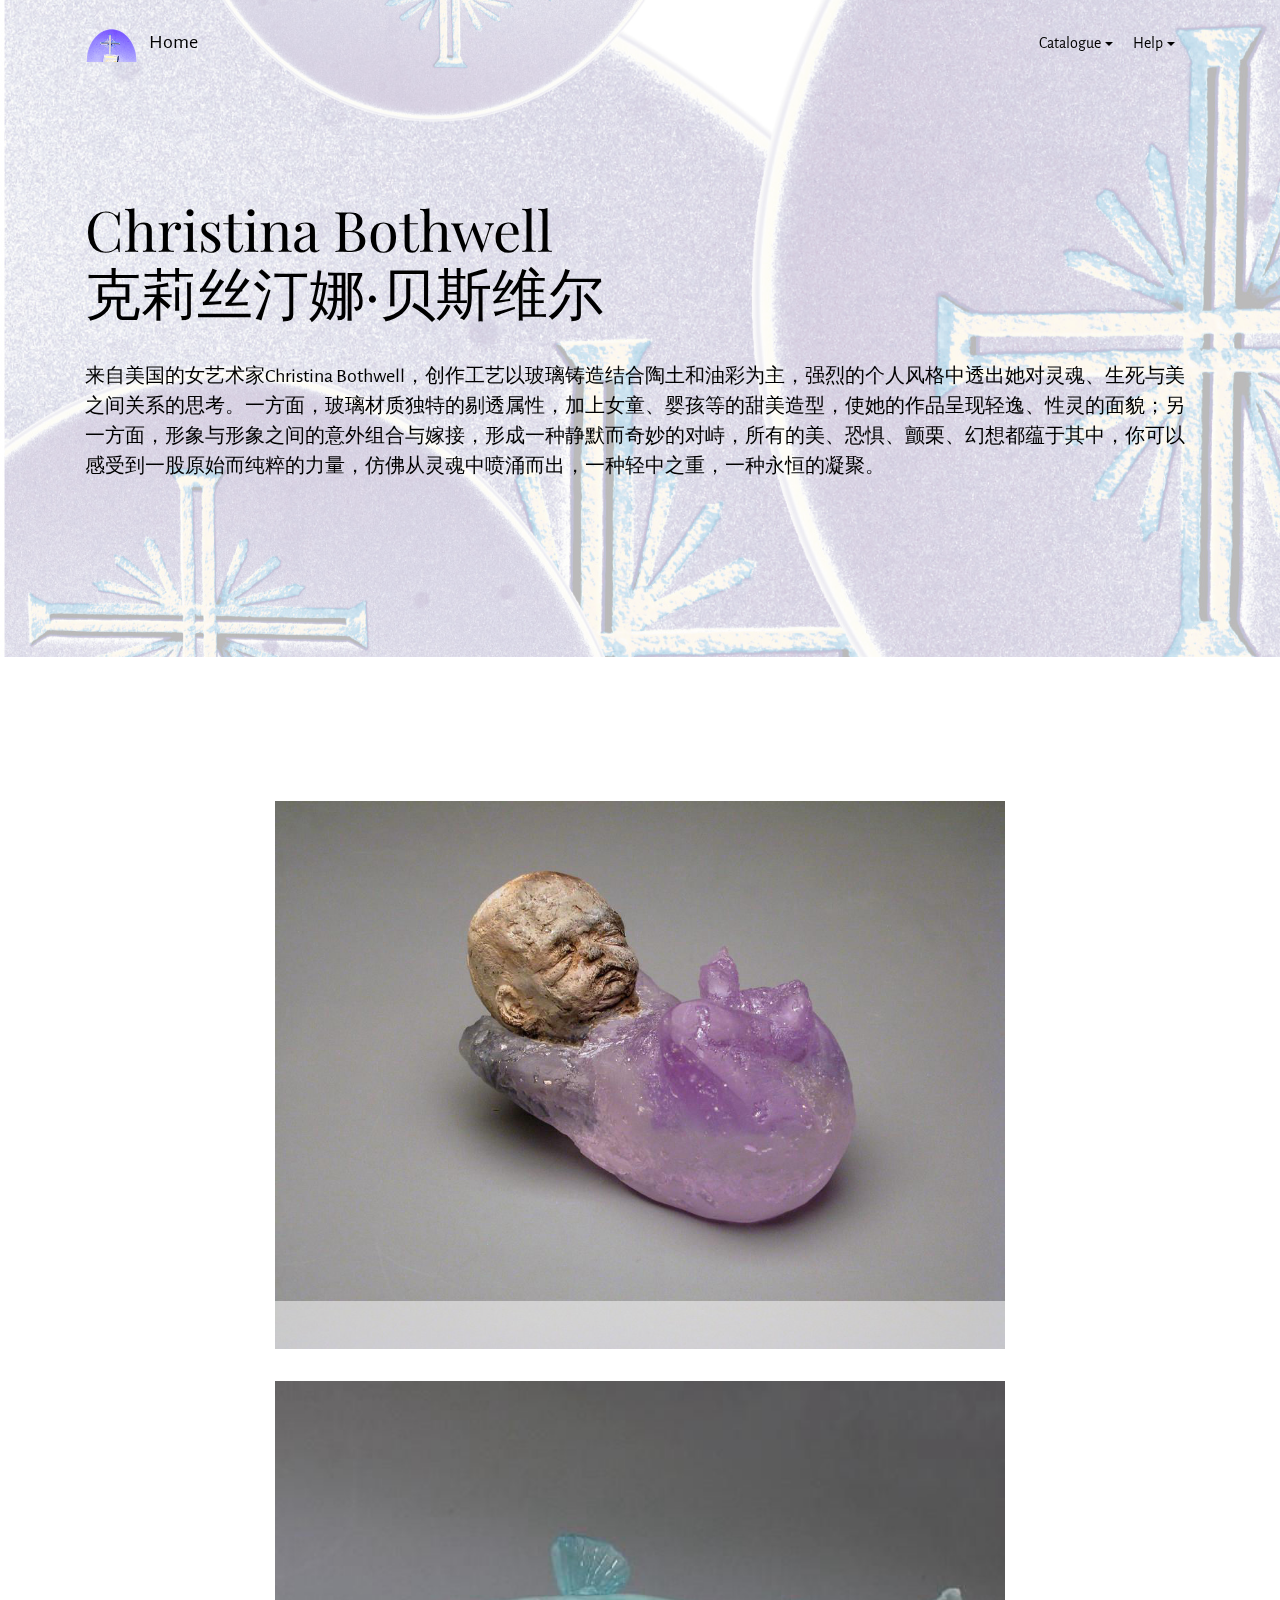
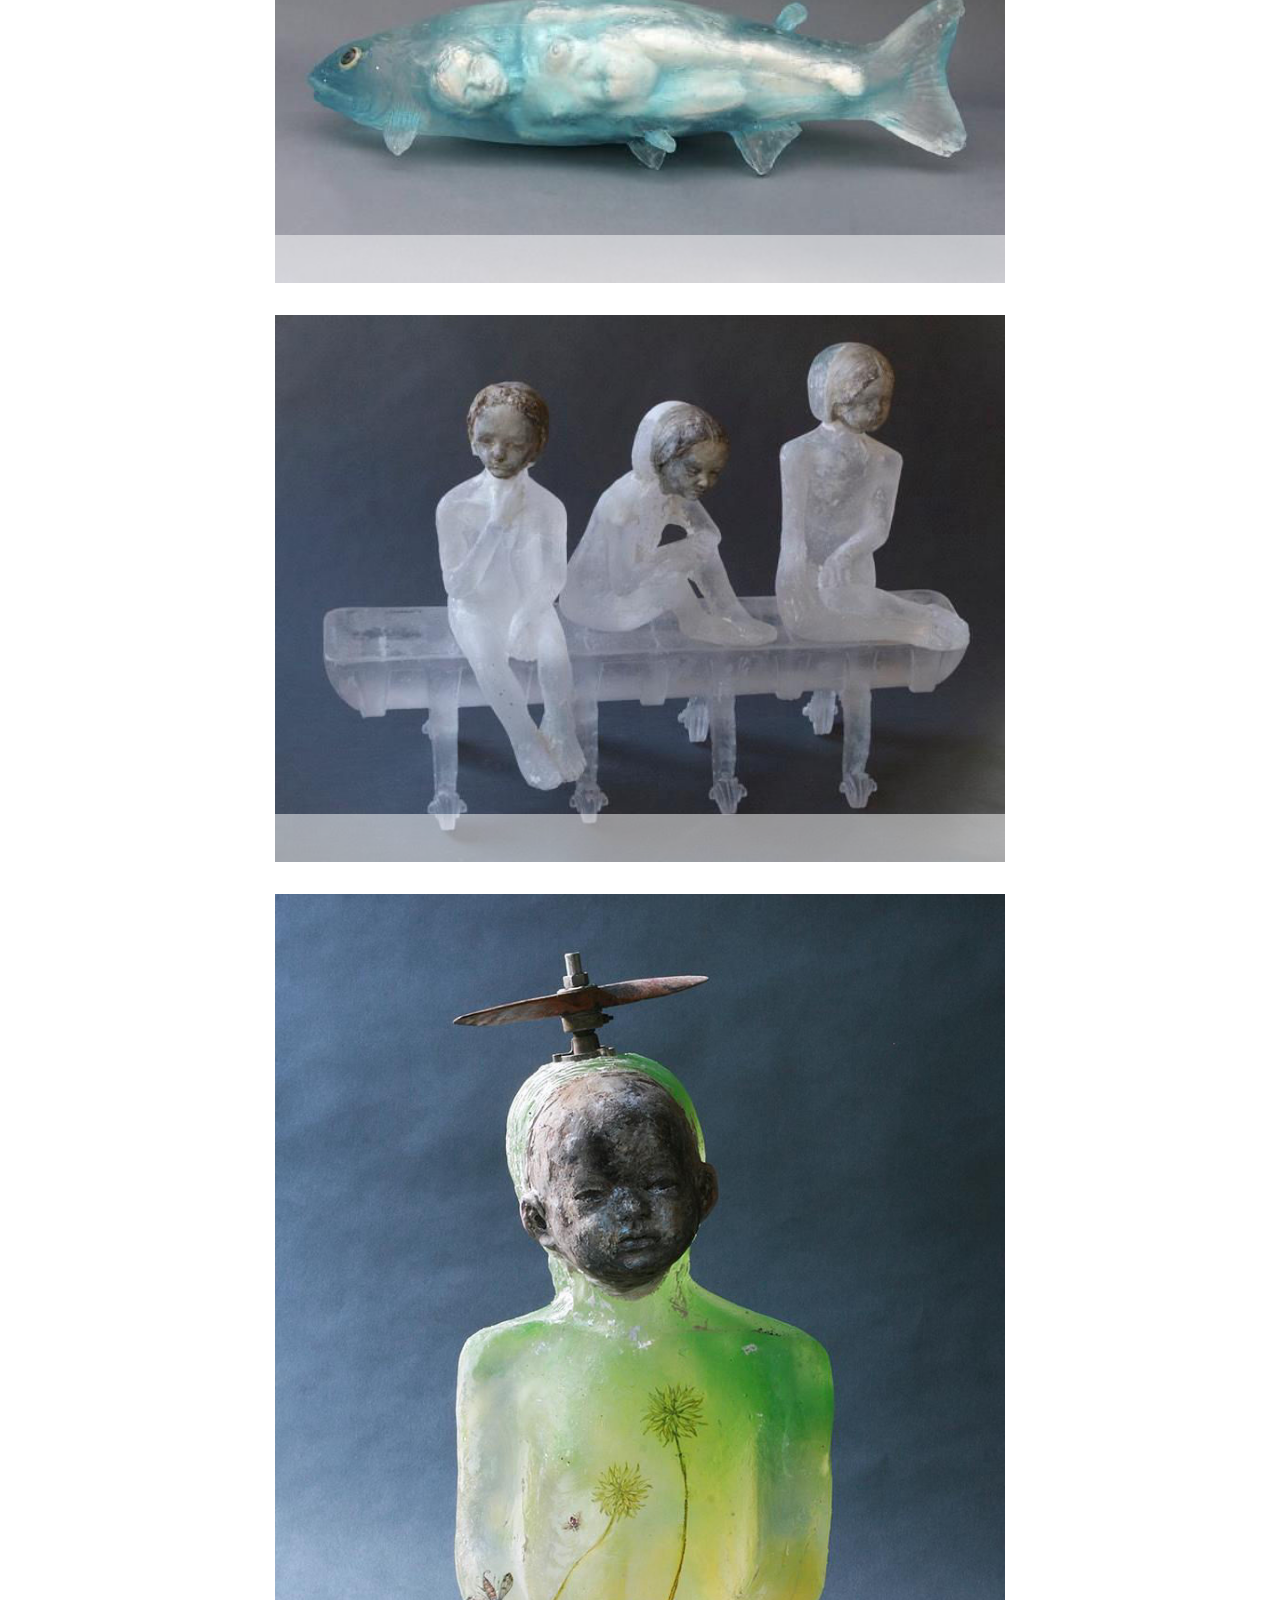
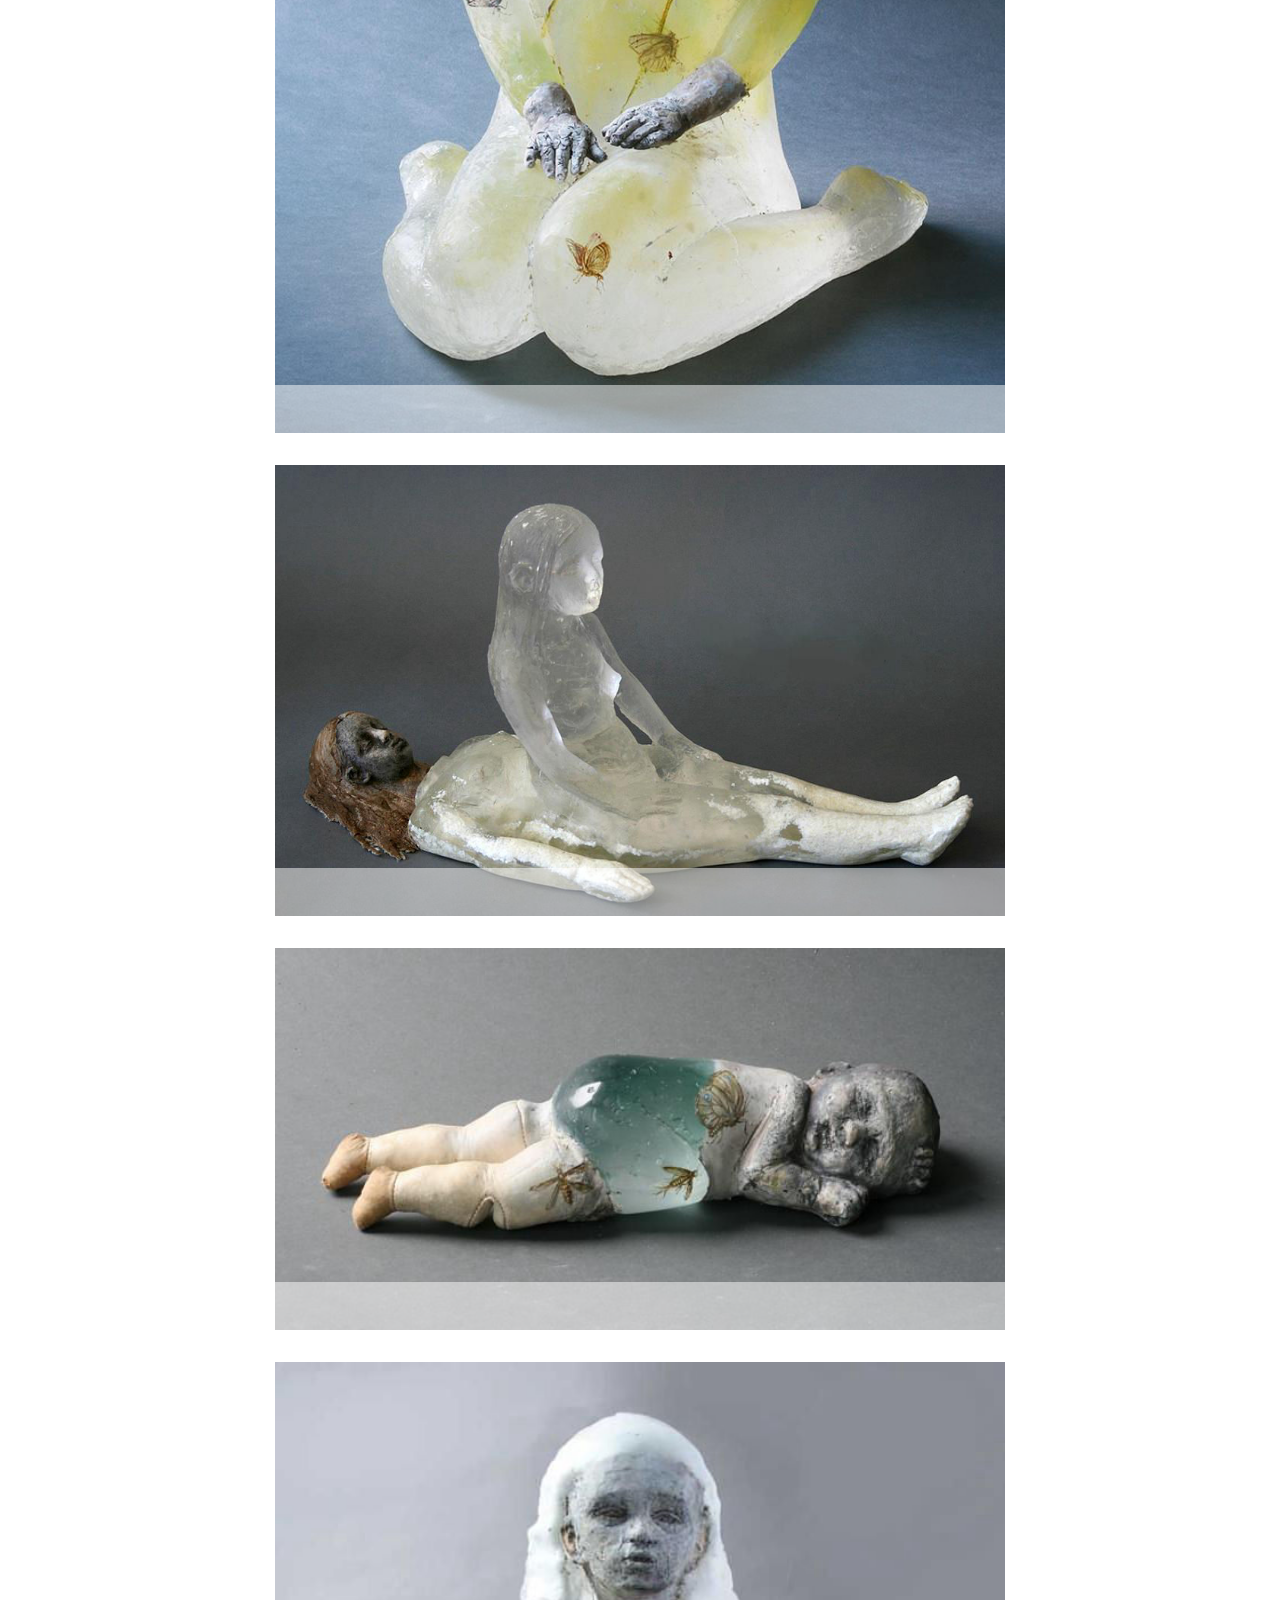
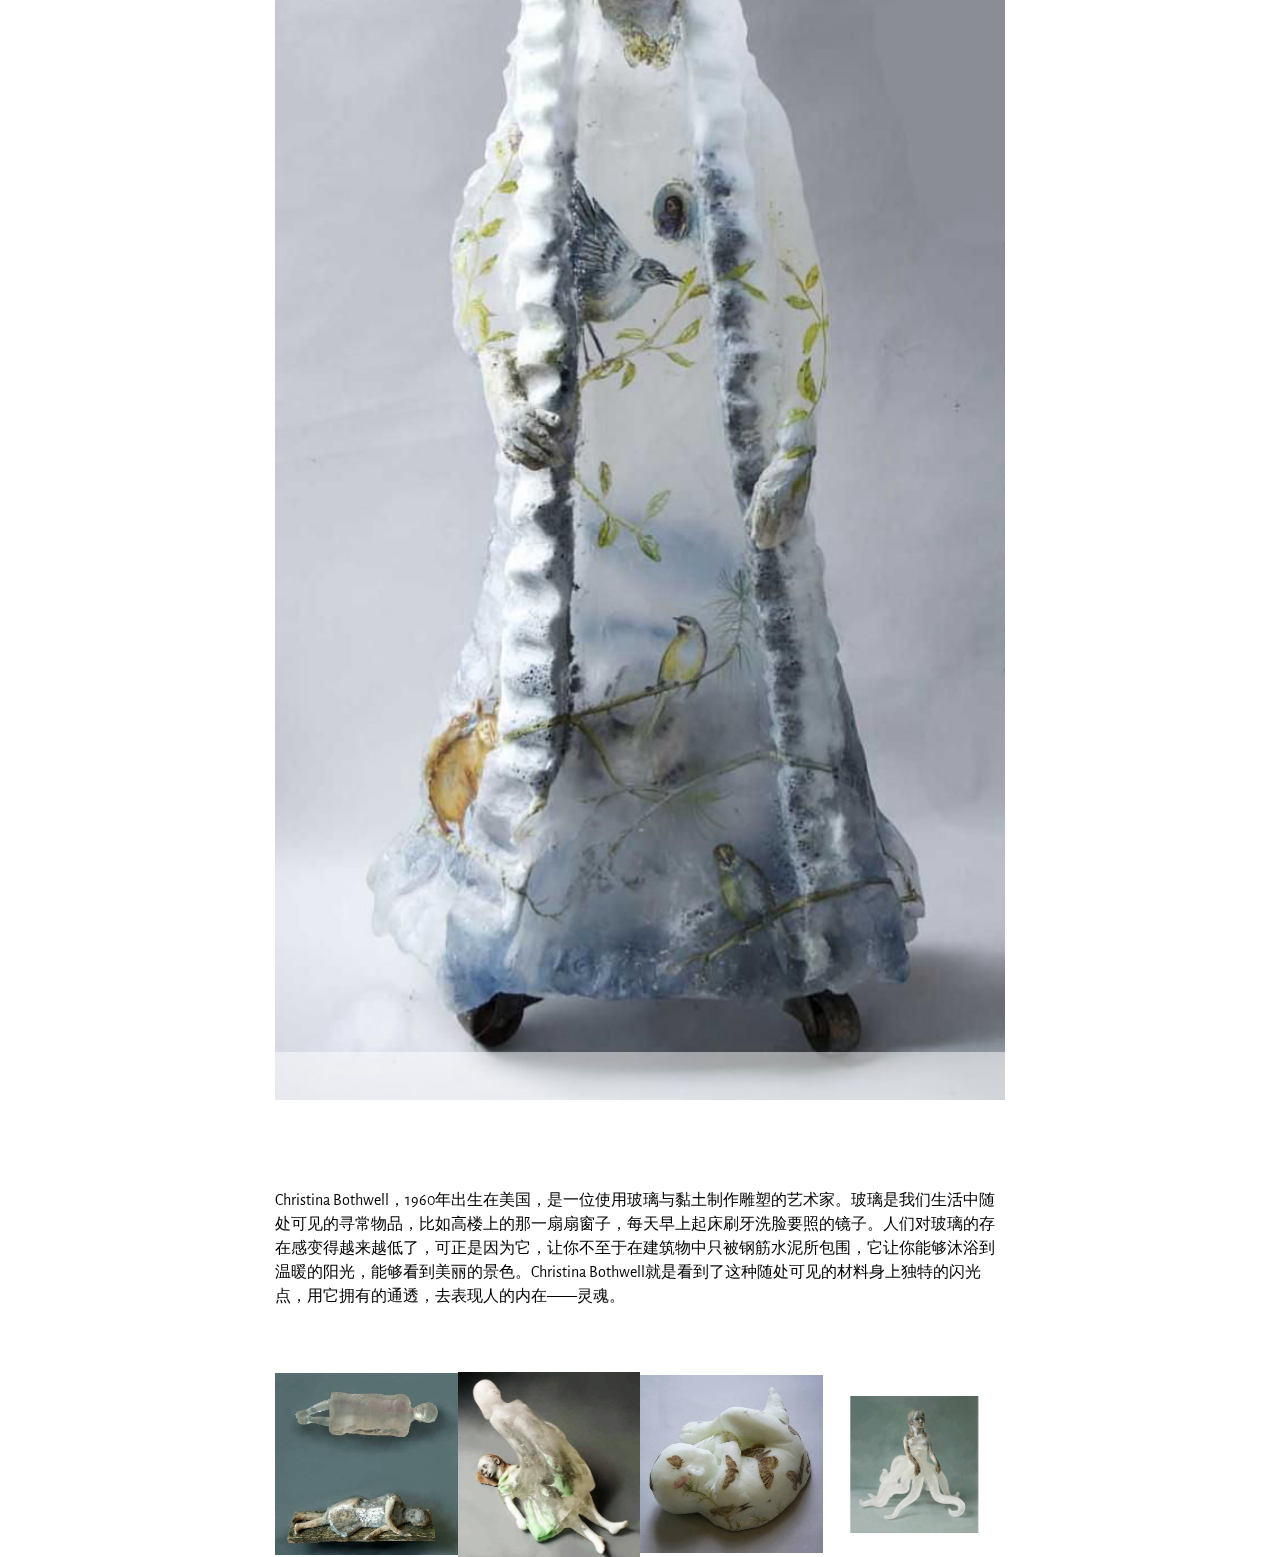
<file: page4.html>
<!DOCTYPE html>
<html  >
<head>
  <!-- Site made with Mobirise Website Builder v4.12.1, https://mobirise.com -->
  <meta charset="UTF-8">
  <meta http-equiv="X-UA-Compatible" content="IE=edge">
  <meta name="generator" content="Mobirise v4.12.1, mobirise.com">
  <meta name="viewport" content="width=device-width, initial-scale=1, minimum-scale=1">
  <link rel="shortcut icon" href="assets/images/-dsc4162-179x128.png" type="image/x-icon">
  <meta name="description" content="">
  
  <title>chritina bethwell</title>
  <link rel="stylesheet" href="https://fonts.googleapis.com/css?family=Alegreya+Sans:400,700&subset=latin,vietnamese,latin-ext">
  <link rel="stylesheet" href="https://fonts.googleapis.com/css?family=Playfair+Display:400,700&subset=latin,cyrillic">
  <link rel="stylesheet" href="assets/tether/tether.min.css">
  <link rel="stylesheet" href="assets/bootstrap/css/bootstrap.min.css">
  <link rel="stylesheet" href="assets/dropdown-menu/style.light.css">
  <link rel="stylesheet" href="assets/puritym/css/style.css">
  <link rel="preload" as="style" href="assets/mobirise/css/mbr-additional.css"><link rel="stylesheet" href="assets/mobirise/css/mbr-additional.css" type="text/css">
  
  
  
</head>
<body>
  <section id="dropdown-menu-x" data-rv-view="119">

    <nav class="navbar navbar-dropdown transparent navbar-fixed-top bg-color">

        <div class="container">

            <div class="navbar-brand">
                <a href="https://mobirise.com" class="navbar-logo"><img src="assets/images/-dsc4162-179x128.png" alt="Mobirise"></a>
                <a class="text-black" href="index.html#header1-0">Home</a>
            </div>

            <button class="navbar-toggler pull-xs-right hidden-md-up" type="button" data-toggle="collapse" data-target="#exCollapsingNavbar">
                <div class="hamburger-icon"></div>
            </button>

            <ul class="nav-dropdown collapse pull-xs-right navbar-toggleable-sm nav navbar-nav" id="exCollapsingNavbar"><li class="nav-item"><a class="nav-link link" href="https://mobirise.com/"></a></li><li class="nav-item dropdown open"><a class="nav-link link dropdown-toggle" data-toggle="dropdown-submenu" href="https://mobirise.com/" aria-expanded="true">Catalogue</a> <div class="dropdown-menu"><a class="dropdown-item" href="page5.html">About</a><a class="dropdown-item" href="https://mobirise.com/"></a><div class="dropdown open"><a class="dropdown-item dropdown-toggle" data-toggle="dropdown-submenu" href="https://mobirise.com/" aria-expanded="true">Artists</a><div class="dropdown-menu dropdown-submenu"><a class="dropdown-item" href="https://mobirise.com/"></a><a class="dropdown-item" href="https://mobirise.com/"></a><a class="dropdown-item" href="page1.html">frontpage</a><a class="dropdown-item" href="https://mobirise.com/"></a><a class="dropdown-item" href="page3.html">sanjai juku</a><a class="dropdown-item" href="https://mobirise.com/"></a><a class="dropdown-item" href="page2.html">František Kupka</a><a class="dropdown-item" href="page4.html">Christina Bothwell</a><a class="dropdown-item" href="page6.html">Bjork</a></div></div><a class="dropdown-item" href="https://mobirise.com/"></a></div></li><li class="nav-item dropdown"><a class="nav-link link dropdown-toggle" data-toggle="dropdown-submenu" href="https://mobirise.com/" aria-expanded="false">Help</a><div class="dropdown-menu"><a class="dropdown-item" href="http://forums.mobirise.com/"></a><a class="dropdown-item" href="#bottom">Advice</a><a class="dropdown-item" href="#bottom">Contact us</a></div></li><li class="nav-item"><a class="nav-link link" href="https://mobirise.com/" aria-expanded="false"></a></li></ul>

        </div>

    </nav>

</section>

<section class="mbr-section mbr-parallax-background col-undefined mbr-after-navbar" id="content5-y" data-rv-view="121" style="background-image: url(assets/images/-2-1-2000x1414.jpg); padding-top: 9rem; padding-bottom: 9rem;">
    <div class="mbr-overlay" style="opacity: 0.7; background-color: rgb(255, 255, 255);"></div>
    <div class="container">
        <h3 class="mbr-section-title display-2">Christina Bothwell<br>克莉丝汀娜·贝斯维尔</h3>
        <div class="lead"><p>来自美国的女艺术家Christina Bothwell，创作工艺以玻璃铸造结合陶土和油彩为主，强烈的个人风格中透出她对灵魂、生死与美之间关系的思考。一方面，玻璃材质独特的剔透属性，加上女童、婴孩等的甜美造型，使她的作品呈现轻逸、性灵的面貌；另一方面，形象与形象之间的意外组合与嫁接，形成一种静默而奇妙的对峙，所有的美、恐惧、颤栗、幻想都蕴于其中，你可以感受到一股原始而纯粹的力量，仿佛从灵魂中喷涌而出，一种轻中之重，一种永恒的凝聚。</p></div>
    </div>
</section>

<section class="mbr-section mbr-section__container mbr-section__container--first" id="image2-z" data-rv-view="124">
    <div class="container">
        <div class="row">
            <div class="col-md-8 col-md-offset-2">
                <figure class="mbr-figure">
                    <div><img src="assets/images/p2276484581-1080x810.jpg"></div>
                    <figcaption class="mbr-figure-caption mbr-figure-caption-over">
                        
                    </figcaption>
                </figure>
            </div>
        </div>
    </div>
</section>

<section class="mbr-section mbr-section__container mbr-section__container--middle" id="image2-10" data-rv-view="126">
    <div class="container">
        <div class="row">
            <div class="col-md-8 col-md-offset-2">
                <figure class="mbr-figure">
                    <div><img src="assets/images/p2276484939-600x413.jpg"></div>
                    <figcaption class="mbr-figure-caption mbr-figure-caption-over">
                        
                    </figcaption>
                </figure>
            </div>
        </div>
    </div>
</section>

<section class="mbr-section mbr-section__container mbr-section__container--middle" id="image2-11" data-rv-view="128">
    <div class="container">
        <div class="row">
            <div class="col-md-8 col-md-offset-2">
                <figure class="mbr-figure">
                    <div><img src="assets/images/p2276484913-640x479.jpg"></div>
                    <figcaption class="mbr-figure-caption mbr-figure-caption-over">
                        
                    </figcaption>
                </figure>
            </div>
        </div>
    </div>
</section>

<section class="mbr-section mbr-section__container mbr-section__container--middle" id="image2-12" data-rv-view="130">
    <div class="container">
        <div class="row">
            <div class="col-md-8 col-md-offset-2">
                <figure class="mbr-figure">
                    <div><img src="assets/images/p2276484484-784x1224.jpg"></div>
                    <figcaption class="mbr-figure-caption mbr-figure-caption-over">
                        
                    </figcaption>
                </figure>
            </div>
        </div>
    </div>
</section>

<section class="mbr-section mbr-section__container mbr-section__container--middle" id="image2-14" data-rv-view="132">
    <div class="container">
        <div class="row">
            <div class="col-md-8 col-md-offset-2">
                <figure class="mbr-figure">
                    <div><img src="assets/images/p2276483491-960x593.jpg"></div>
                    <figcaption class="mbr-figure-caption mbr-figure-caption-over">
                        
                    </figcaption>
                </figure>
            </div>
        </div>
    </div>
</section>

<section class="mbr-section mbr-section__container mbr-section__container--middle" id="image2-15" data-rv-view="134">
    <div class="container">
        <div class="row">
            <div class="col-md-8 col-md-offset-2">
                <figure class="mbr-figure">
                    <div><img src="assets/images/p2276483503-640x335.jpg"></div>
                    <figcaption class="mbr-figure-caption mbr-figure-caption-over">
                        
                    </figcaption>
                </figure>
            </div>
        </div>
    </div>
</section>

<section class="mbr-section mbr-section__container mbr-section__container--middle" id="image2-16" data-rv-view="136">
    <div class="container">
        <div class="row">
            <div class="col-md-8 col-md-offset-2">
                <figure class="mbr-figure">
                    <div><img src="assets/images/p2276483514-650x1191.jpg"></div>
                    <figcaption class="mbr-figure-caption mbr-figure-caption-over">
                        
                    </figcaption>
                </figure>
            </div>
        </div>
    </div>
</section>

<section class="mbr-section mbr-section__container mbr-section__container--middle" id="content1-13" data-rv-view="138">
    <div class="container">
        <div class="row">
            <div class="col-md-8 col-md-offset-2 lead"><p><br></p><p>Christina Bothwell，1960年出生在美国，是一位使用玻璃与黏土制作雕塑的艺术家。玻璃是我们生活中随处可见的寻常物品，比如高楼上的那一扇扇窗子，每天早上起床刷牙洗脸要照的镜子。人们对玻璃的存在感变得越来越低了，可正是因为它，让你不至于在建筑物中只被钢筋水泥所包围，它让你能够沐浴到温暖的阳光，能够看到美丽的景色。Christina Bothwell就是看到了这种随处可见的材料身上独特的闪光点，用它拥有的通透，去表现人的内在——灵魂。</p></div>
        </div>
    </div>
</section>

<section class="mbr-gallery mbr-section mbr-section-nopadding mbr-section__container mbr-section__container--last" id="gallery2-17" data-rv-view="139">
    <!-- Gallery -->
    <div class=" container">
        <div class=" mbr-gallery-layout-article row">
            <div class=" col-md-offset-2 col-md-8">
                <div>
                    <div class="mbr-gallery-item">
                        <a data-toggle="modal" href="#lb-gallery2-17" data-slide-to="0">
                            <img src="assets/images/p2276483644-600x600-600x600.jpg" alt="" title="">
                            <span class="icon fa fa-search-plus"></span>
                        </a>
                    </div><div class="mbr-gallery-item">
                        <a data-toggle="modal" href="#lb-gallery2-17" data-slide-to="1">
                            <img src="assets/images/p2276483701-800x810-800x810.jpg" alt="" title="">
                            <span class="icon fa fa-search-plus"></span>
                        </a>
                    </div><div class="mbr-gallery-item">
                        <a data-toggle="modal" href="#lb-gallery2-17" data-slide-to="2">
                            <img src="assets/images/p2276484438-720x703-720x703.jpg" alt="" title="">
                            <span class="icon fa fa-search-plus"></span>
                        </a>
                    </div><div class="mbr-gallery-item">
                        <a data-toggle="modal" href="#lb-gallery2-17" data-slide-to="3">
                            <img src="assets/images/p2276484650-1-1000x750-800x600.jpg" alt="" title="">
                            <span class="icon fa fa-search-plus"></span>
                        </a>
                    </div>
                </div>
            </div>
            <div class="clearfix"></div>
        </div>
    </div>

    <!-- Lightbox -->
    <div data-app-prevent-settings="" class="mbr-slider modal fade carousel slide" tabindex="-1" data-keyboard="true" data-interval="false" id="lb-gallery2-17">
        <div class="modal-dialog">
            <div class="modal-content">
                <div class="modal-body">
                    <ol class="carousel-indicators">
                        <li data-app-prevent-settings="" data-target="#lb-gallery2-17" data-slide-to="0"></li><li data-app-prevent-settings="" data-target="#lb-gallery2-17" data-slide-to="1"></li><li data-app-prevent-settings="" data-target="#lb-gallery2-17" data-slide-to="2"></li><li data-app-prevent-settings="" data-target="#lb-gallery2-17" class=" active" data-slide-to="3"></li>
                    </ol>
                    <div class="carousel-inner">
                        <div class="carousel-item">
                            <img src="assets/images/p2276483644-600x600.jpg" alt="" title="">
                        </div><div class="carousel-item">
                            <img src="assets/images/p2276483701-800x810.jpg" alt="" title="">
                        </div><div class="carousel-item">
                            <img src="assets/images/p2276484438-720x703.jpg" alt="" title="">
                        </div><div class="carousel-item active">
                            <img src="assets/images/p2276484650-1-1000x750.jpg" alt="" title="">
                        </div>
                    </div>
                    <a class="left carousel-control" role="button" data-slide="prev" href="#lb-gallery2-17">
                        <span class="icon-prev" aria-hidden="true"></span>
                        <span class="sr-only">Previous</span>
                    </a>
                    <a class="right carousel-control" role="button" data-slide="next" href="#lb-gallery2-17">
                        <span class="icon-next" aria-hidden="true"></span>
                        <span class="sr-only">Next</span>
                    </a>

                    <a class="close" href="#" role="button" data-dismiss="modal">
                        <span aria-hidden="true">×</span>
                        <span class="sr-only">Close</span>
                    </a>
                </div>
            </div>
        </div>
    </div>
</section>


  <script src="assets/web/assets/jquery/jquery.min.js"></script>
  <script src="assets/tether/tether.min.js"></script>
  <script src="assets/bootstrap/js/bootstrap.min.js"></script>
  <script src="assets/masonry/masonry.pkgd.min.js"></script>
  <script src="assets/imagesloaded/imagesloaded.pkgd.min.js"></script>
  <script src="assets/bootstrap-carousel-swipe/bootstrap-carousel-swipe.js"></script>
  <script src="assets/jarallax/jarallax.js"></script>
  <script src="assets/smooth-scroll/smooth-scroll.js"></script>
  <script src="assets/dropdown-menu/script.js"></script>
  <script src="assets/puritym/js/script.js"></script>
  <script src="assets/mobirise-gallery/script.js"></script>
  
  
</body>
</html>
</file>
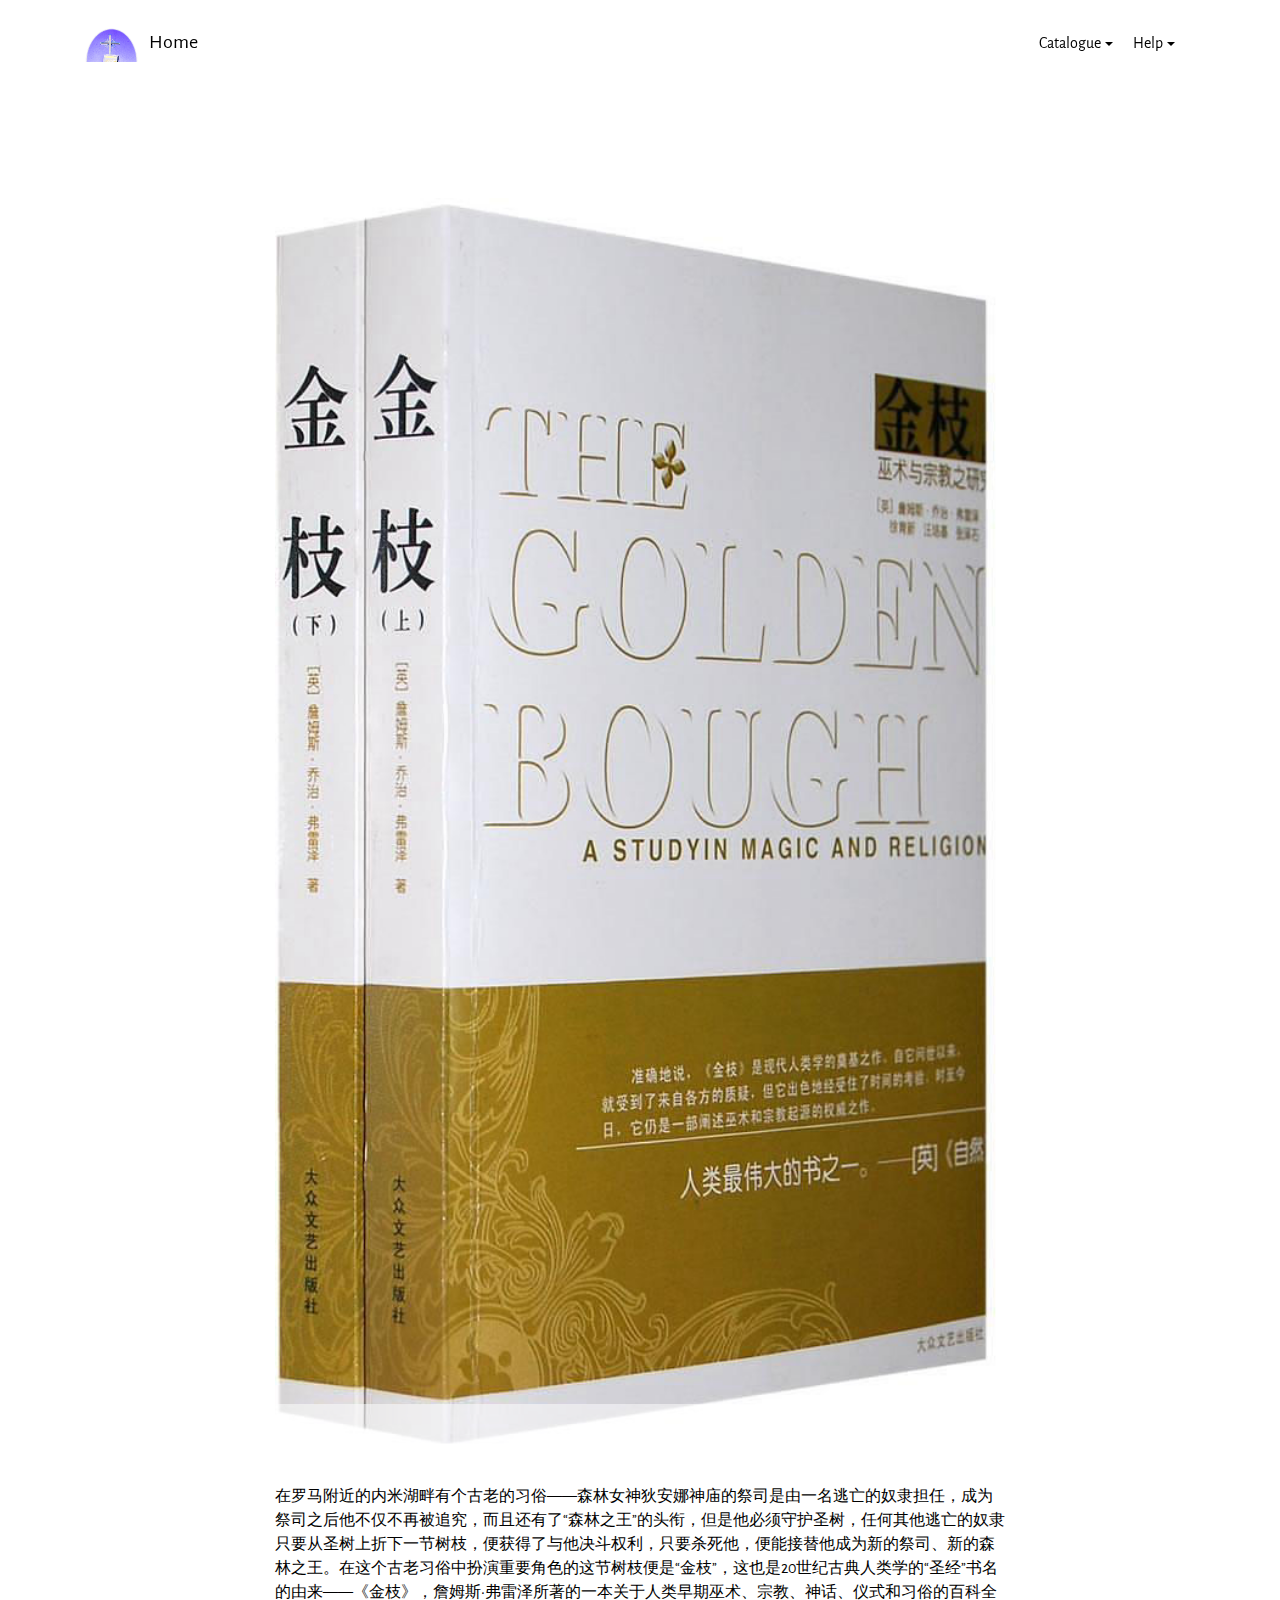
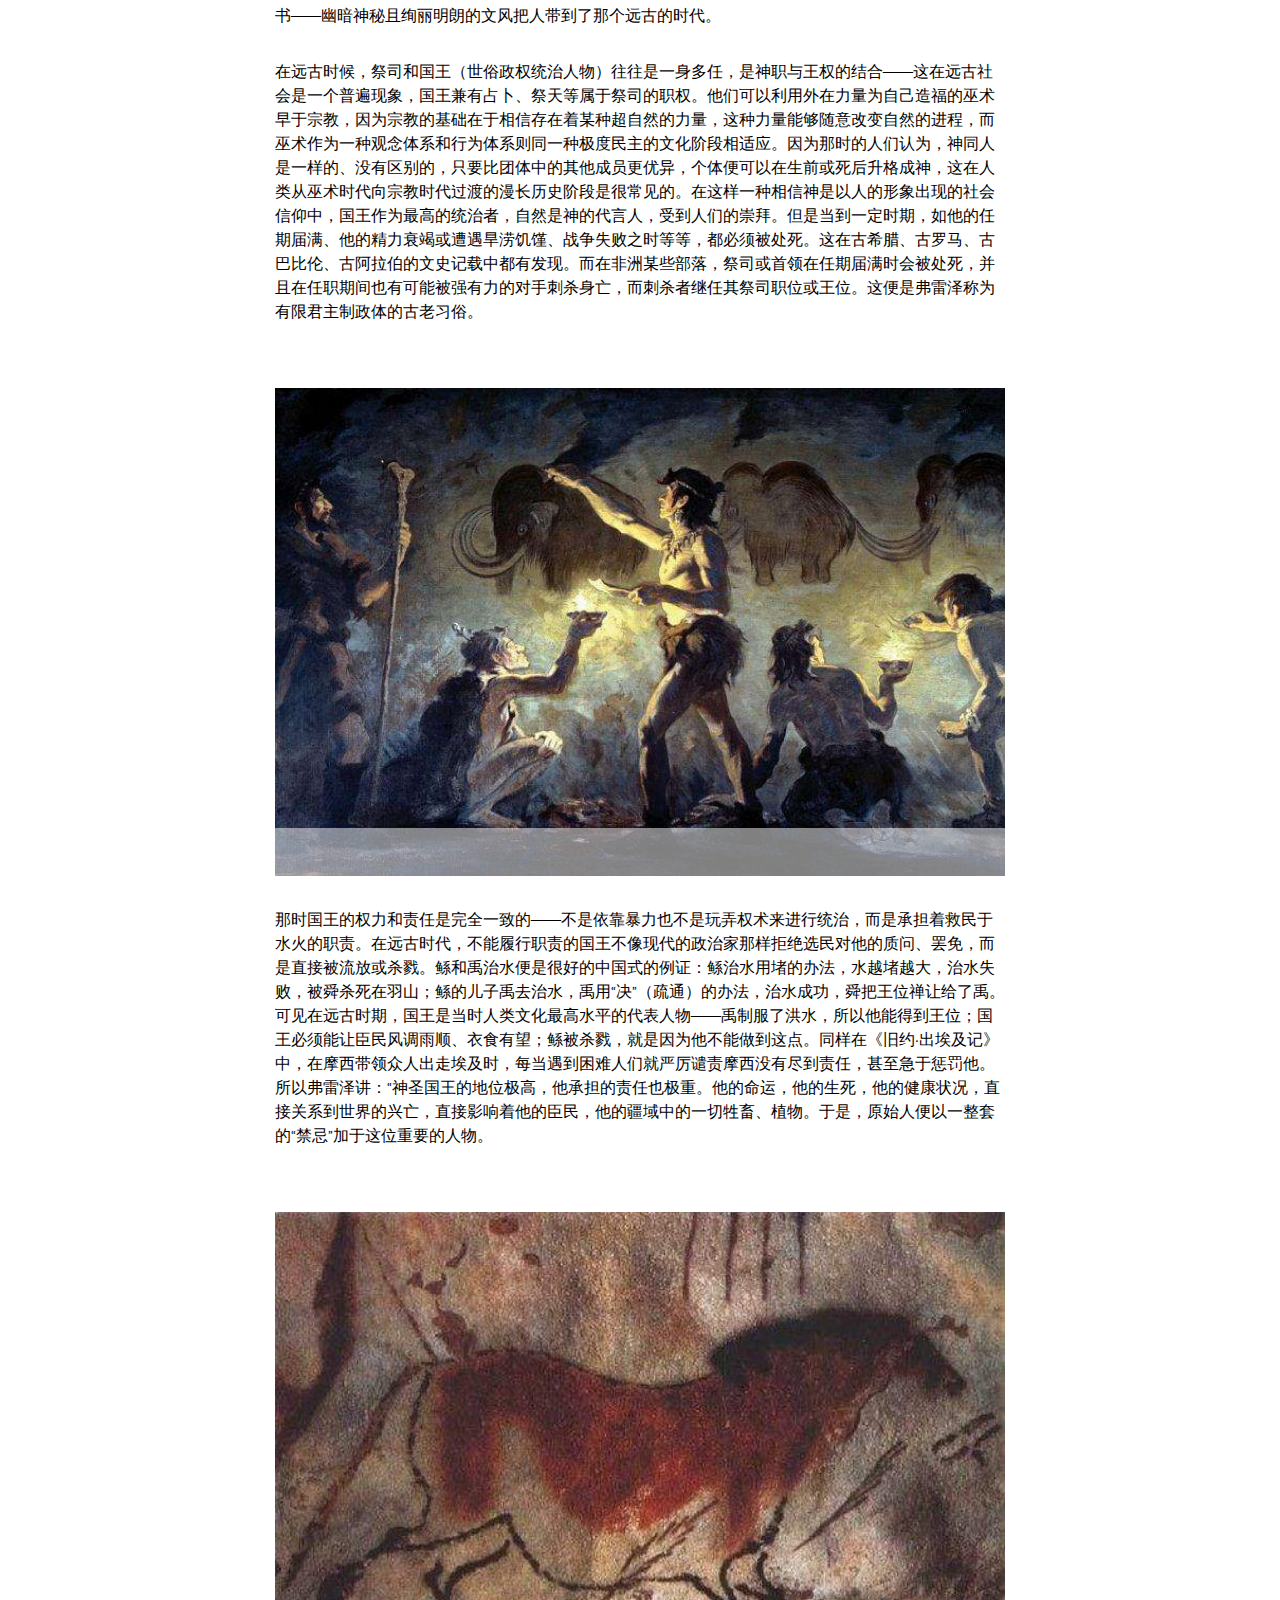
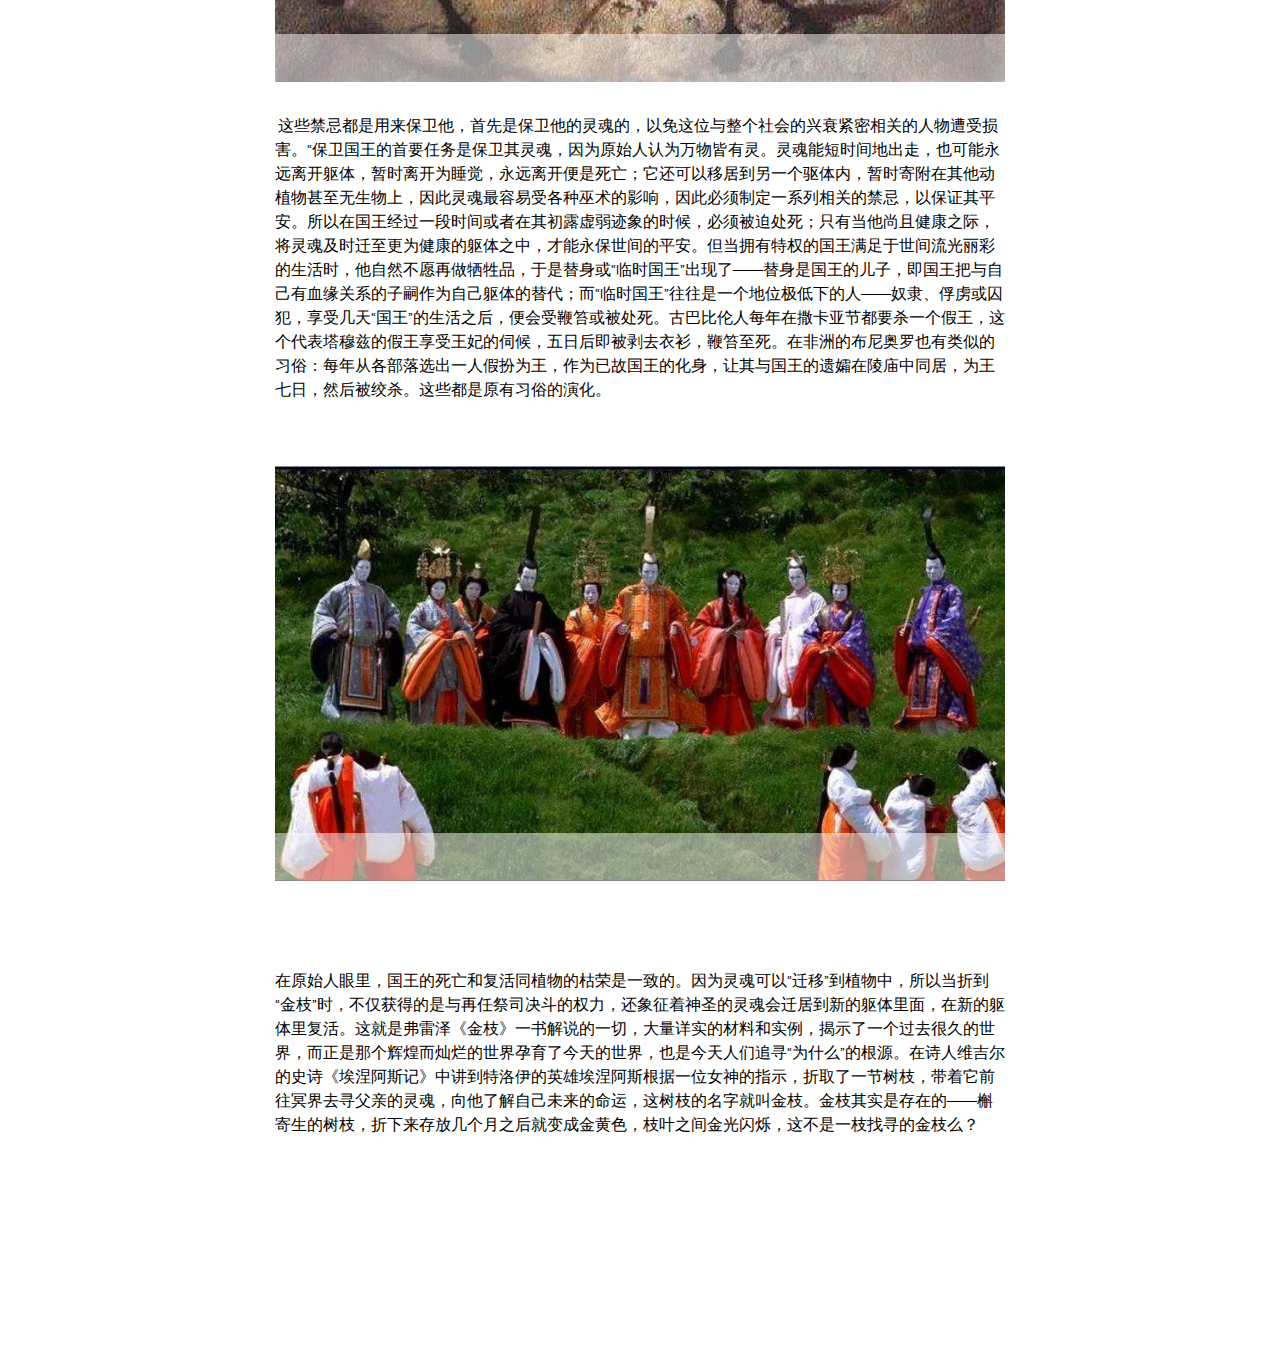
<file: page5.html>
<!DOCTYPE html>
<html  >
<head>
  <!-- Site made with Mobirise Website Builder v4.12.1, https://mobirise.com -->
  <meta charset="UTF-8">
  <meta http-equiv="X-UA-Compatible" content="IE=edge">
  <meta name="generator" content="Mobirise v4.12.1, mobirise.com">
  <meta name="viewport" content="width=device-width, initial-scale=1, minimum-scale=1">
  <link rel="shortcut icon" href="assets/images/-dsc4162-179x128.png" type="image/x-icon">
  <meta name="description" content="">
  
  <title>about</title>
  <link rel="stylesheet" href="https://fonts.googleapis.com/css?family=Playfair+Display:400,700&subset=latin,cyrillic">
  <link rel="stylesheet" href="https://fonts.googleapis.com/css?family=Alegreya+Sans:400,700&subset=latin,vietnamese,latin-ext">
  <link rel="stylesheet" href="assets/tether/tether.min.css">
  <link rel="stylesheet" href="assets/bootstrap/css/bootstrap.min.css">
  <link rel="stylesheet" href="assets/puritym/css/style.css">
  <link rel="stylesheet" href="assets/dropdown-menu/style.light.css">
  <link rel="preload" as="style" href="assets/mobirise/css/mbr-additional.css"><link rel="stylesheet" href="assets/mobirise/css/mbr-additional.css" type="text/css">
  
  
  
</head>
<body>
  <section id="dropdown-menu-18" data-rv-view="158">

    <nav class="navbar navbar-dropdown transparent navbar-fixed-top bg-color">

        <div class="container">

            <div class="navbar-brand">
                <a href="https://mobirise.com" class="navbar-logo"><img src="assets/images/-dsc4162-179x128.png" alt="Mobirise"></a>
                <a class="text-black" href="index.html#header1-0">Home</a>
            </div>

            <button class="navbar-toggler pull-xs-right hidden-md-up" type="button" data-toggle="collapse" data-target="#exCollapsingNavbar">
                <div class="hamburger-icon"></div>
            </button>

            <ul class="nav-dropdown collapse pull-xs-right navbar-toggleable-sm nav navbar-nav" id="exCollapsingNavbar"><li class="nav-item"><a class="nav-link link" href="https://mobirise.com/"></a></li><li class="nav-item dropdown open"><a class="nav-link link dropdown-toggle" data-toggle="dropdown-submenu" href="https://mobirise.com/" aria-expanded="true">Catalogue</a> <div class="dropdown-menu"><a class="dropdown-item" href="page5.html">About</a><a class="dropdown-item" href="https://mobirise.com/"></a><div class="dropdown open"><a class="dropdown-item dropdown-toggle" data-toggle="dropdown-submenu" href="https://mobirise.com/" aria-expanded="true">Artists</a><div class="dropdown-menu dropdown-submenu"><a class="dropdown-item" href="https://mobirise.com/"></a><a class="dropdown-item" href="https://mobirise.com/"></a><a class="dropdown-item" href="page1.html">frontpage</a><a class="dropdown-item" href="https://mobirise.com/"></a><a class="dropdown-item" href="page3.html">sanjai juku</a><a class="dropdown-item" href="https://mobirise.com/"></a><a class="dropdown-item" href="page2.html">František Kupka</a><a class="dropdown-item" href="page4.html">Christina Bothwell</a><a class="dropdown-item" href="page6.html">Bjork</a></div></div><a class="dropdown-item" href="https://mobirise.com/"></a></div></li><li class="nav-item dropdown"><a class="nav-link link dropdown-toggle" data-toggle="dropdown-submenu" href="https://mobirise.com/" aria-expanded="false">Help</a><div class="dropdown-menu"><a class="dropdown-item" href="http://forums.mobirise.com/"></a><a class="dropdown-item" href="#bottom">Advice</a><a class="dropdown-item" href="#bottom">Contact us</a></div></li><li class="nav-item"><a class="nav-link link" href="https://mobirise.com/" aria-expanded="false"></a></li></ul>

        </div>

    </nav>

</section>

<section class="mbr-section mbr-section__container mbr-after-navbar mbr-section__container--first" id="image2-1h" data-rv-view="160">
    <div class="container">
        <div class="row">
            <div class="col-md-8 col-md-offset-2">
                <figure class="mbr-figure">
                    <div><img src="assets/images/s3559585-600x1031.jpg"></div>
                    <figcaption class="mbr-figure-caption mbr-figure-caption-over">
                        <div class="container"></div>
                    </figcaption>
                </figure>
            </div>
        </div>
    </div>
</section>

<section class="mbr-section mbr-section__container mbr-section__container--middle" id="content1-1i" data-rv-view="162">
    <div class="container">
        <div class="row">
            <div class="col-md-8 col-md-offset-2 lead"><p>在罗马附近的内米湖畔有个古老的习俗——森林女神狄安娜神庙的祭司是由一名逃亡的奴隶担任，成为祭司之后他不仅不再被追究，而且还有了“森林之王”的头衔，但是他必须守护圣树，任何其他逃亡的奴隶只要从圣树上折下一节树枝，便获得了与他决斗权利，只要杀死他，便能接替他成为新的祭司、新的森林之王。在这个古老习俗中扮演重要角色的这节树枝便是“金枝”，这也是20世纪古典人类学的“圣经”书名的由来——《金枝》，詹姆斯•弗雷泽所著的一本关于人类早期巫术、宗教、神话、仪式和习俗的百科全书——幽暗神秘且绚丽明朗的文风把人带到了那个远古的时代。</p><p>在远古时候，祭司和国王（世俗政权统治人物）往往是一身多任，是神职与王权的结合——这在远古社会是一个普遍现象，国王兼有占卜、祭天等属于祭司的职权。他们可以利用外在力量为自己造福的巫术早于宗教，因为宗教的基础在于相信存在着某种超自然的力量，这种力量能够随意改变自然的进程，而巫术作为一种观念体系和行为体系则同一种极度民主的文化阶段相适应。因为那时的人们认为，神同人是一样的、没有区别的，只要比团体中的其他成员更优异，个体便可以在生前或死后升格成神，这在人类从巫术时代向宗教时代过渡的漫长历史阶段是很常见的。在这样一种相信神是以人的形象出现的社会信仰中，国王作为最高的统治者，自然是神的代言人，受到人们的崇拜。但是当到一定时期，如他的任期届满、他的精力衰竭或遭遇旱涝饥馑、战争失败之时等等，都必须被处死。这在古希腊、古罗马、古巴比伦、古阿拉伯的文史记载中都有发现。而在非洲某些部落，祭司或首领在任期届满时会被处死，并且在任职期间也有可能被强有力的对手刺杀身亡，而刺杀者继任其祭司职位或王位。这便是弗雷泽称为有限君主制政体的古老习俗。</p></div>
        </div>
    </div>
</section>

<section class="mbr-section mbr-section__container mbr-section__container--middle" id="image2-1j" data-rv-view="163">
    <div class="container">
        <div class="row">
            <div class="col-md-8 col-md-offset-2">
                <figure class="mbr-figure">
                    <div><img src="assets/images/timg-7-690x461.jpg"></div>
                    <figcaption class="mbr-figure-caption mbr-figure-caption-over">
                        <div class="container"></div>
                    </figcaption>
                </figure>
            </div>
        </div>
    </div>
</section>

<section class="mbr-section mbr-section__container mbr-section__container--middle" id="content1-1k" data-rv-view="165">
    <div class="container">
        <div class="row">
            <div class="col-md-8 col-md-offset-2 lead"><p>那时国王的权力和责任是完全一致的——不是依靠暴力也不是玩弄权术来进行统治，而是承担着救民于水火的职责。在远古时代，不能履行职责的国王不像现代的政治家那样拒绝选民对他的质问、罢免，而是直接被流放或杀戮。鲧和禹治水便是很好的中国式的例证：鲧治水用堵的办法，水越堵越大，治水失败，被舜杀死在羽山；鲧的儿子禹去治水，禹用“决”（疏通）的办法，治水成功，舜把王位禅让给了禹。可见在远古时期，国王是当时人类文化最高水平的代表人物——禹制服了洪水，所以他能得到王位；国王必须能让臣民风调雨顺、衣食有望；鲧被杀戮，就是因为他不能做到这点。同样在《旧约•出埃及记》中，在摩西带领众人出走埃及时，每当遇到困难人们就严厉谴责摩西没有尽到责任，甚至急于惩罚他。所以弗雷泽讲：“神圣国王的地位极高，他承担的责任也极重。他的命运，他的生死，他的健康状况，直接关系到世界的兴亡，直接影响着他的臣民，他的疆域中的一切牲畜、植物。于是，原始人便以一整套的“禁忌”加于这位重要的人物。</p></div>
        </div>
    </div>
</section>

<section class="mbr-section mbr-section__container mbr-section__container--middle" id="image2-1l" data-rv-view="166">
    <div class="container">
        <div class="row">
            <div class="col-md-8 col-md-offset-2">
                <figure class="mbr-figure">
                    <div><img src="assets/images/timg-8-580x373.jpg"></div>
                    <figcaption class="mbr-figure-caption mbr-figure-caption-over">
                        <div class="container"></div>
                    </figcaption>
                </figure>
            </div>
        </div>
    </div>
</section>

<section class="mbr-section mbr-section__container mbr-section__container--middle" id="content1-1m" data-rv-view="168">
    <div class="container">
        <div class="row">
            <div class="col-md-8 col-md-offset-2 lead"><p>&nbsp;这些禁忌都是用来保卫他，首先是保卫他的灵魂的，以免这位与整个社会的兴衰紧密相关的人物遭受损害。“保卫国王的首要任务是保卫其灵魂，因为原始人认为万物皆有灵。灵魂能短时间地出走，也可能永远离开躯体，暂时离开为睡觉，永远离开便是死亡；它还可以移居到另一个驱体内，暂时寄附在其他动植物甚至无生物上，因此灵魂最容易受各种巫术的影响，因此必须制定一系列相关的禁忌，以保证其平安。所以在国王经过一段时间或者在其初露虚弱迹象的时候，必须被迫处死；只有当他尚且健康之际，将灵魂及时迁至更为健康的躯体之中，才能永保世间的平安。但当拥有特权的国王满足于世间流光丽彩的生活时，他自然不愿再做牺牲品，于是替身或“临时国王”出现了——替身是国王的儿子，即国王把与自己有血缘关系的子嗣作为自己躯体的替代；而“临时国王”往往是一个地位极低下的人——奴隶、俘虏或囚犯，享受几天“国王”的生活之后，便会受鞭笞或被处死。古巴比伦人每年在撒卡亚节都要杀一个假王，这个代表塔穆兹的假王享受王妃的伺候，五日后即被剥去衣衫，鞭笞至死。在非洲的布尼奥罗也有类似的习俗：每年从各部落选出一人假扮为王，作为已故国王的化身，让其与国王的遗孀在陵庙中同居，为王七日，然后被绞杀。这些都是原有习俗的演化。</p></div>
        </div>
    </div>
</section>

<section class="mbr-section mbr-section__container mbr-section__container--middle" id="image2-1n" data-rv-view="169">
    <div class="container">
        <div class="row">
            <div class="col-md-8 col-md-offset-2">
                <figure class="mbr-figure">
                    <div><img src="assets/images/timg-9-847x482.jpg"></div>
                    <figcaption class="mbr-figure-caption mbr-figure-caption-over">
                        <div class="container"></div>
                    </figcaption>
                </figure>
            </div>
        </div>
    </div>
</section>

<section class="mbr-section mbr-section__container mbr-section__container--last" id="content1-1o" data-rv-view="171">
    <div class="container">
        <div class="row">
            <div class="col-md-8 col-md-offset-2 lead"><p><br></p><p>在原始人眼里，国王的死亡和复活同植物的枯荣是一致的。因为灵魂可以“迁移”到植物中，所以当折到“金枝”时，不仅获得的是与再任祭司决斗的权力，还象征着神圣的灵魂会迁居到新的躯体里面，在新的躯体里复活。这就是弗雷泽《金枝》一书解说的一切，大量详实的材料和实例，揭示了一个过去很久的世界，而正是那个辉煌而灿烂的世界孕育了今天的世界，也是今天人们追寻“为什么”的根源。在诗人维吉尔的史诗《埃涅阿斯记》中讲到特洛伊的英雄埃涅阿斯根据一位女神的指示，折取了一节树枝，带着它前往冥界去寻父亲的灵魂，向他了解自己未来的命运，这树枝的名字就叫金枝。金枝其实是存在的——槲寄生的树枝，折下来存放几个月之后就变成金黄色，枝叶之间金光闪烁，这不是一枝找寻的金枝么？</p><p><br></p></div>
        </div>
    </div>
</section>


  <script src="assets/web/assets/jquery/jquery.min.js"></script>
  <script src="assets/tether/tether.min.js"></script>
  <script src="assets/bootstrap/js/bootstrap.min.js"></script>
  <script src="assets/smooth-scroll/smooth-scroll.js"></script>
  <script src="assets/puritym/js/script.js"></script>
  <script src="assets/dropdown-menu/script.js"></script>
  
  
</body>
</html>
</file>
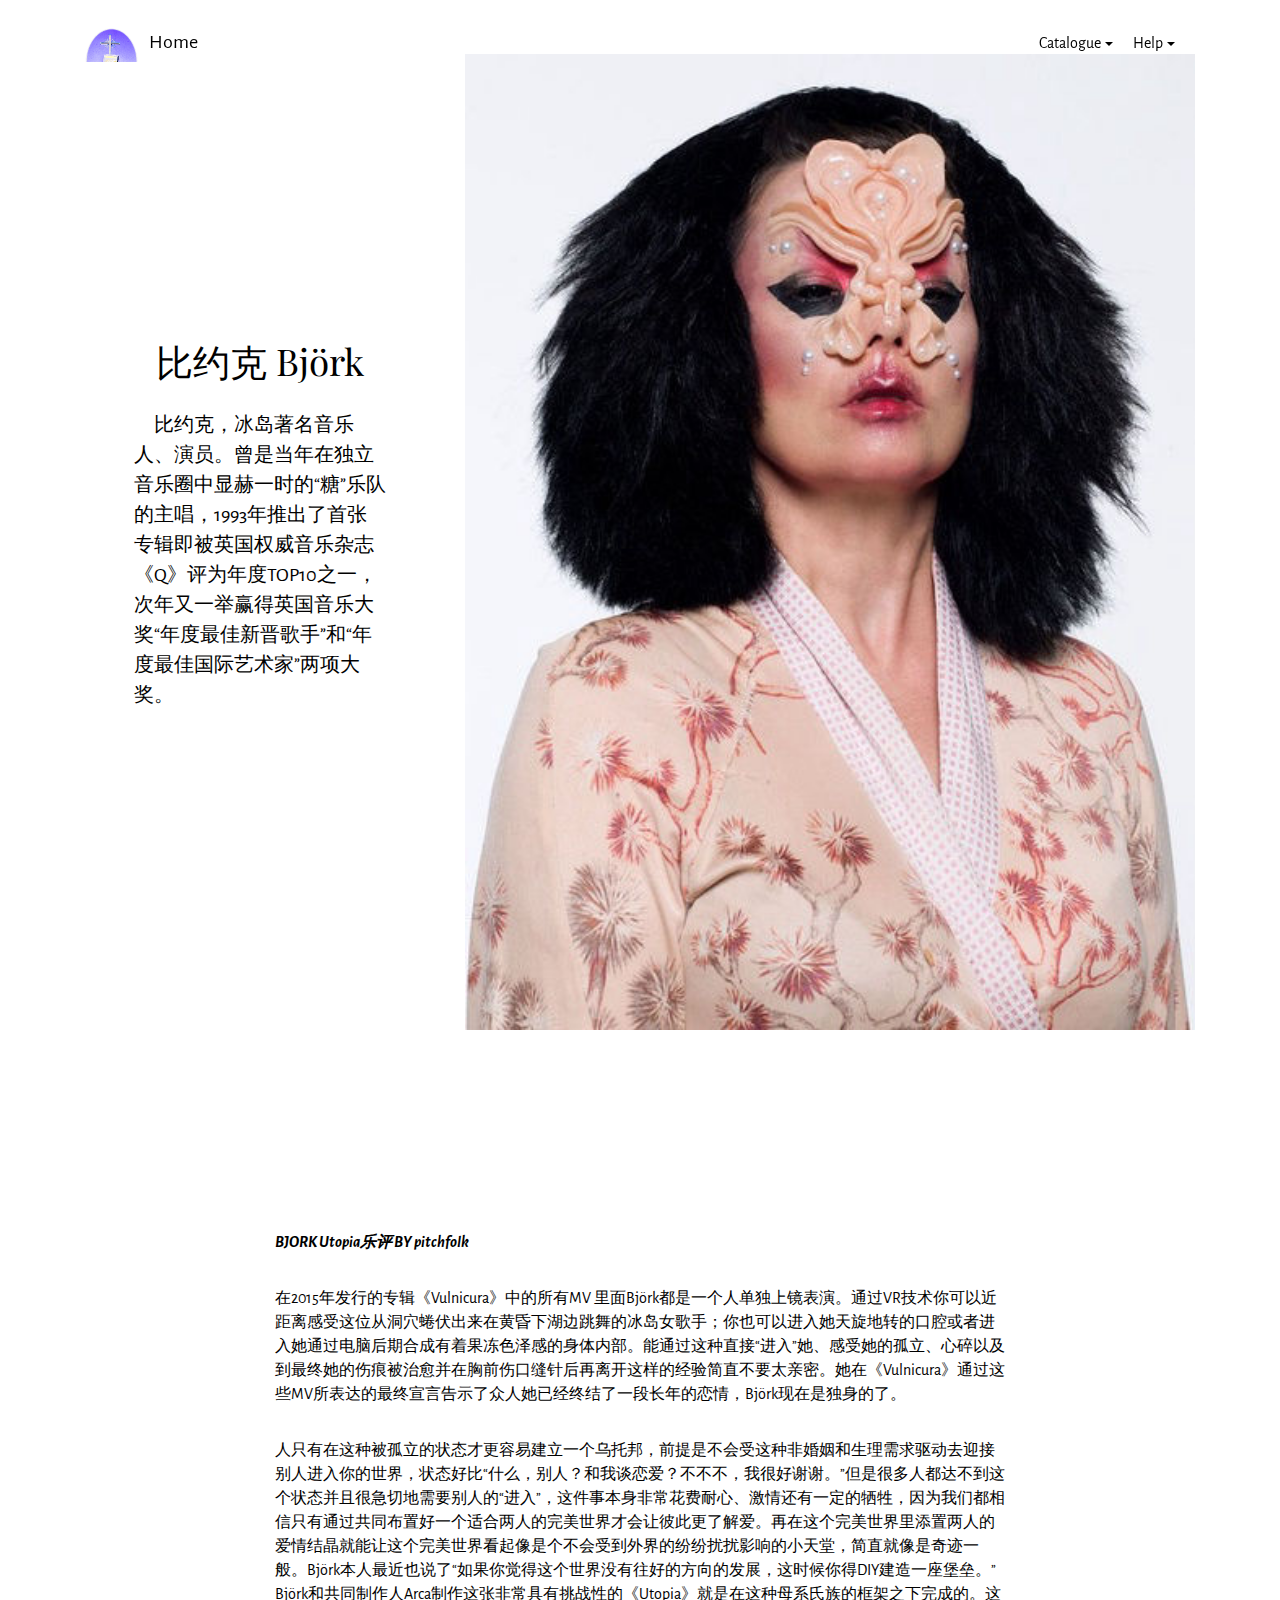
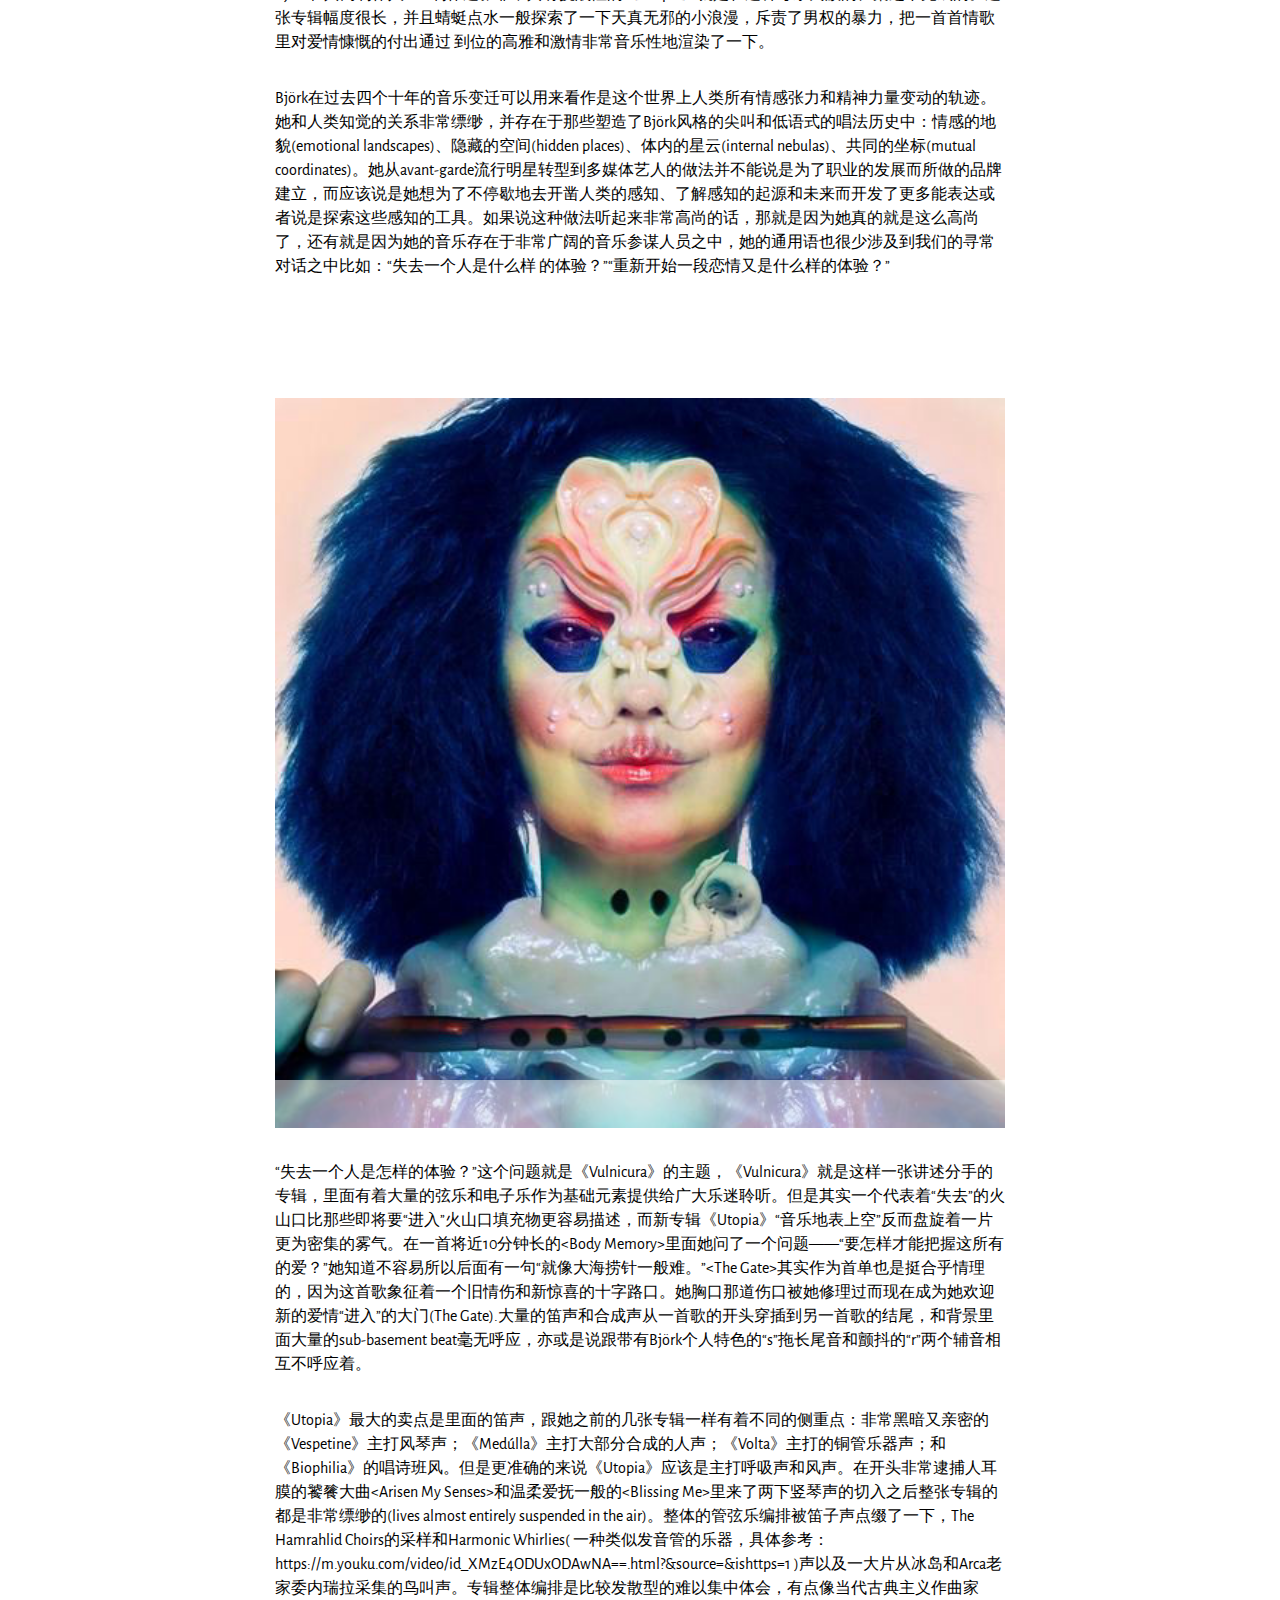
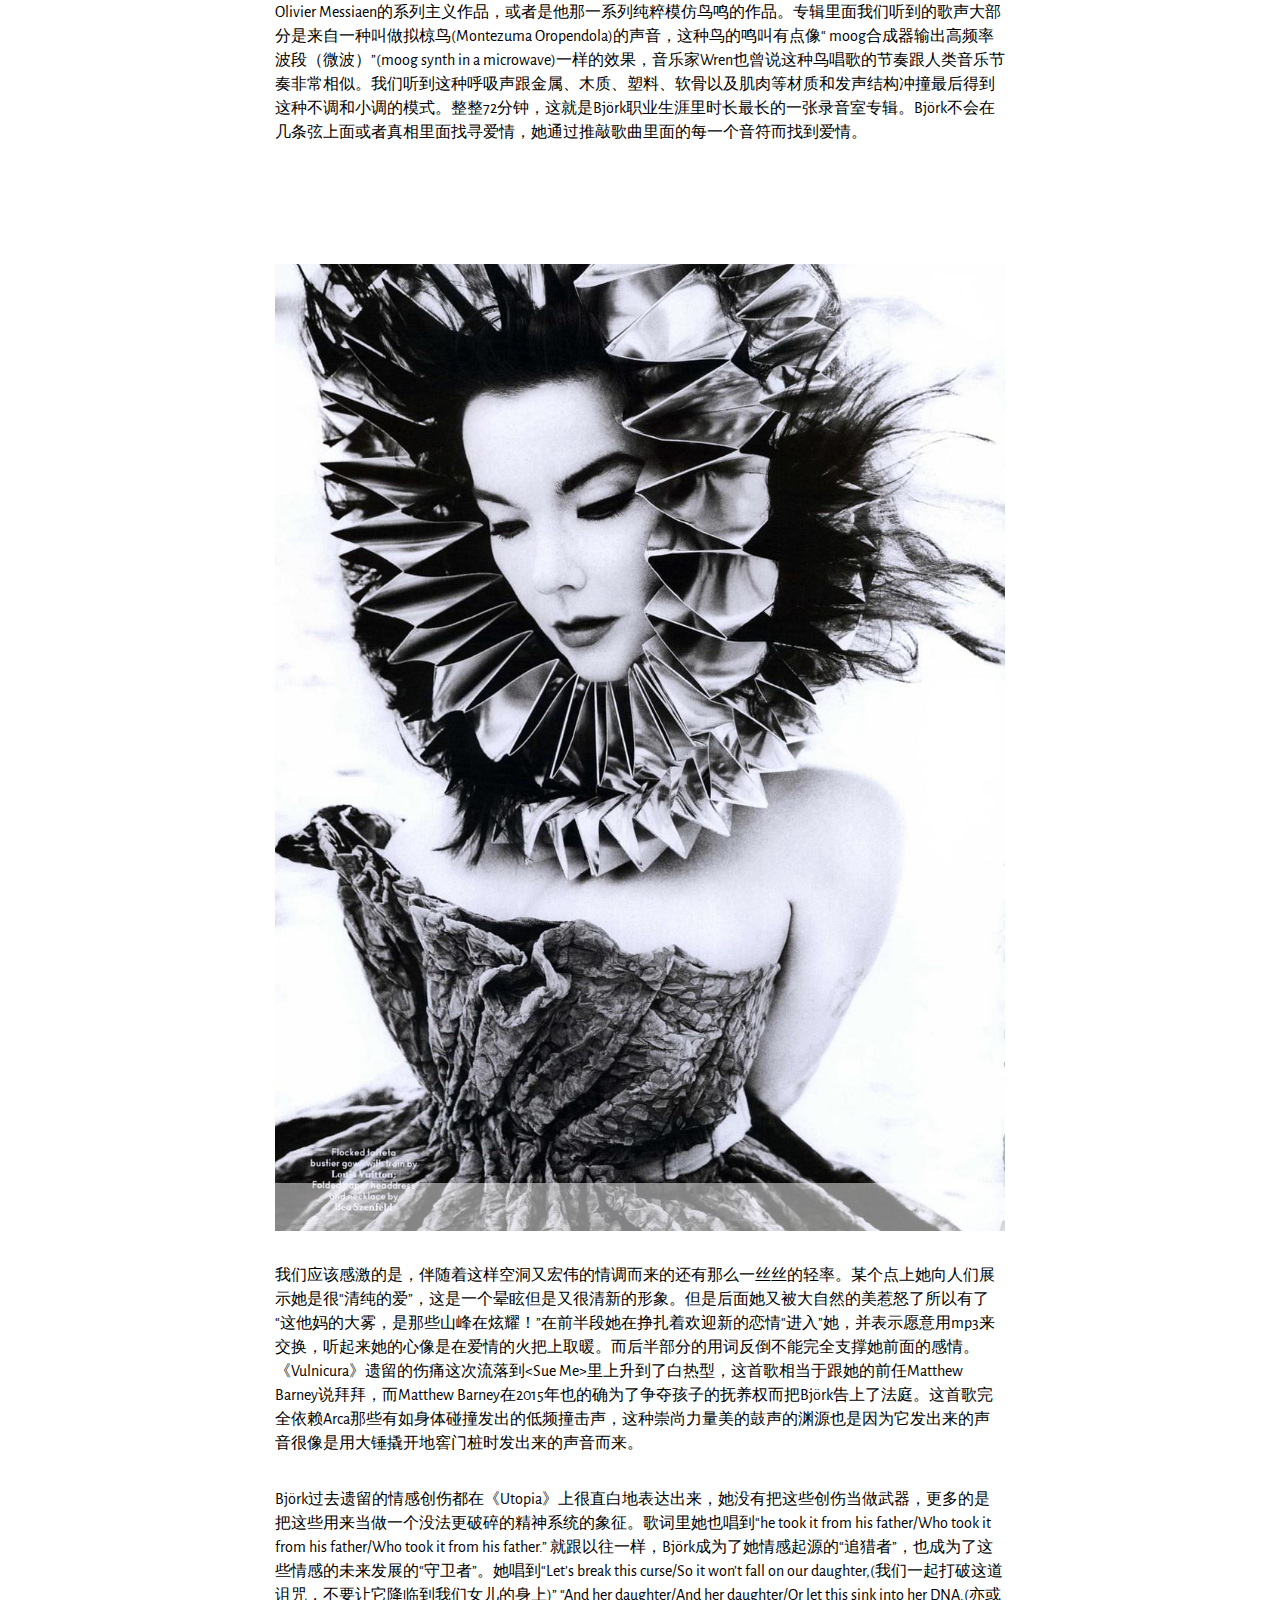
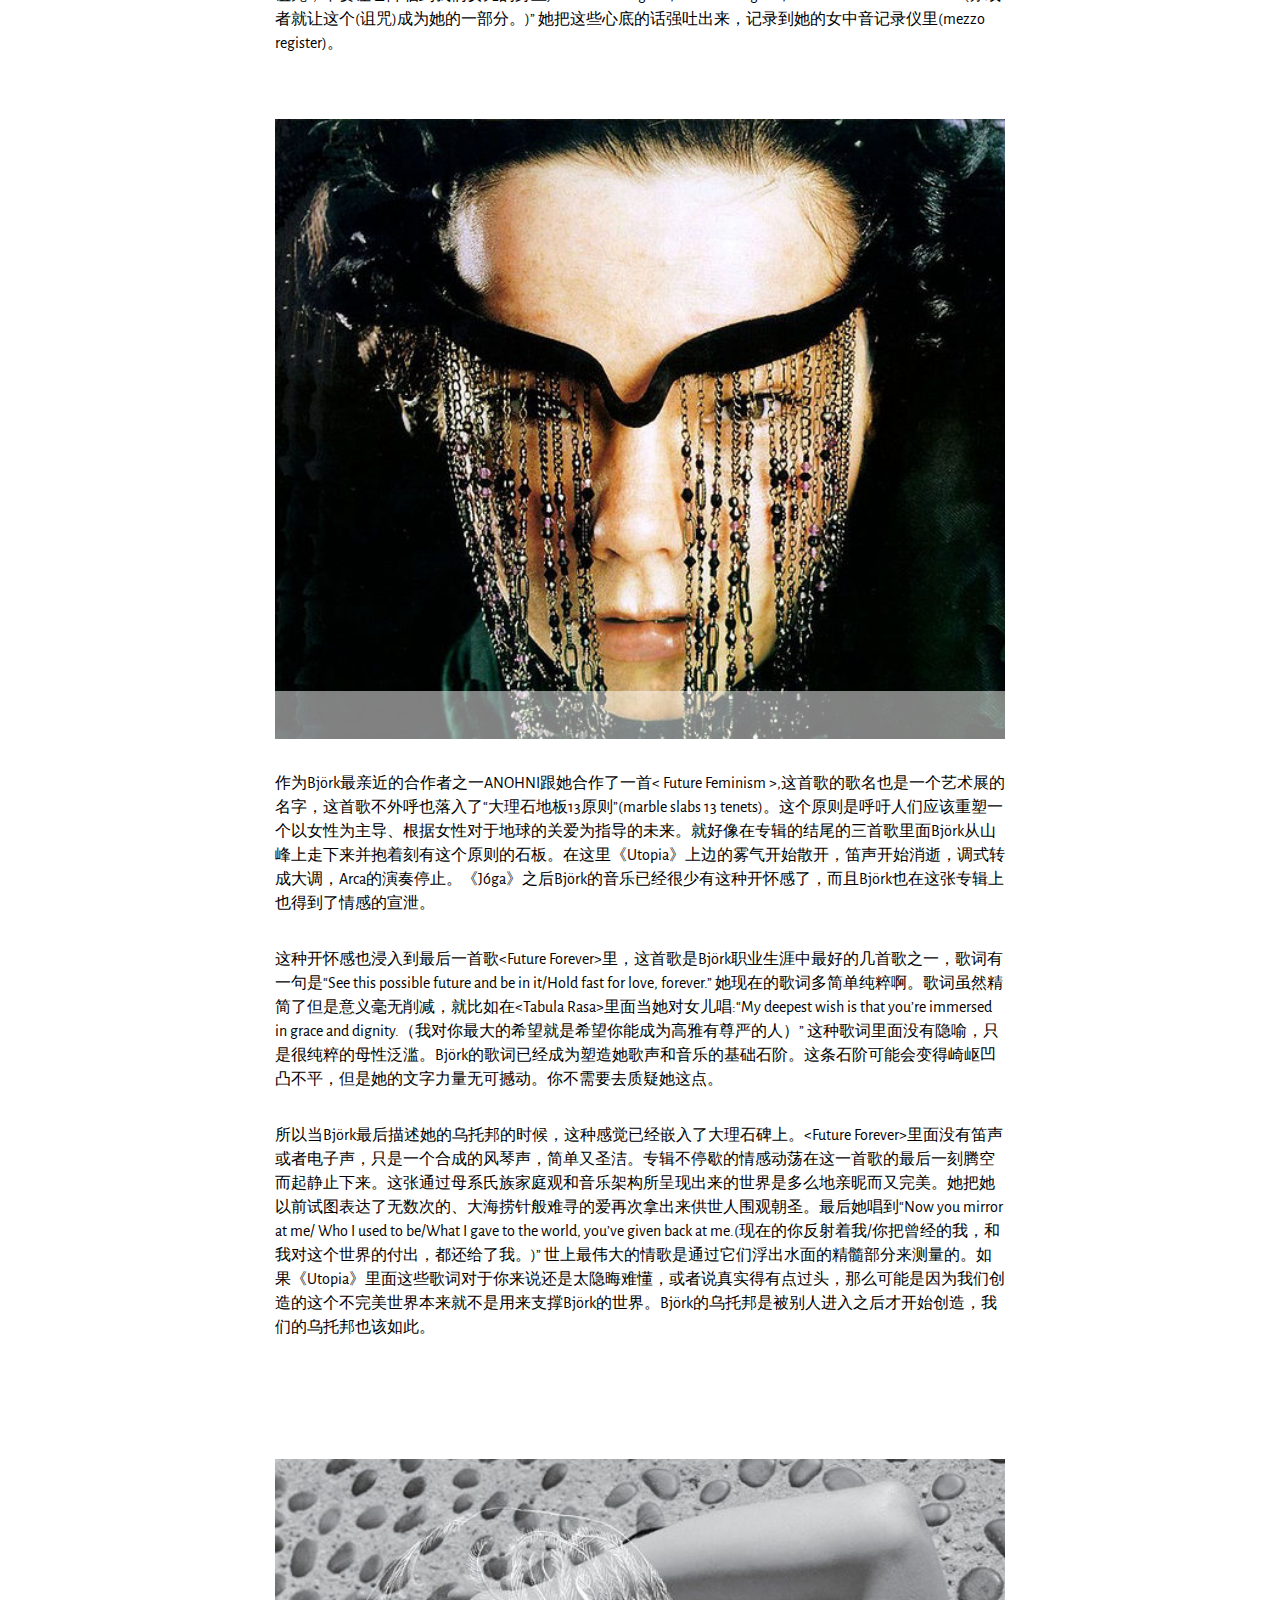
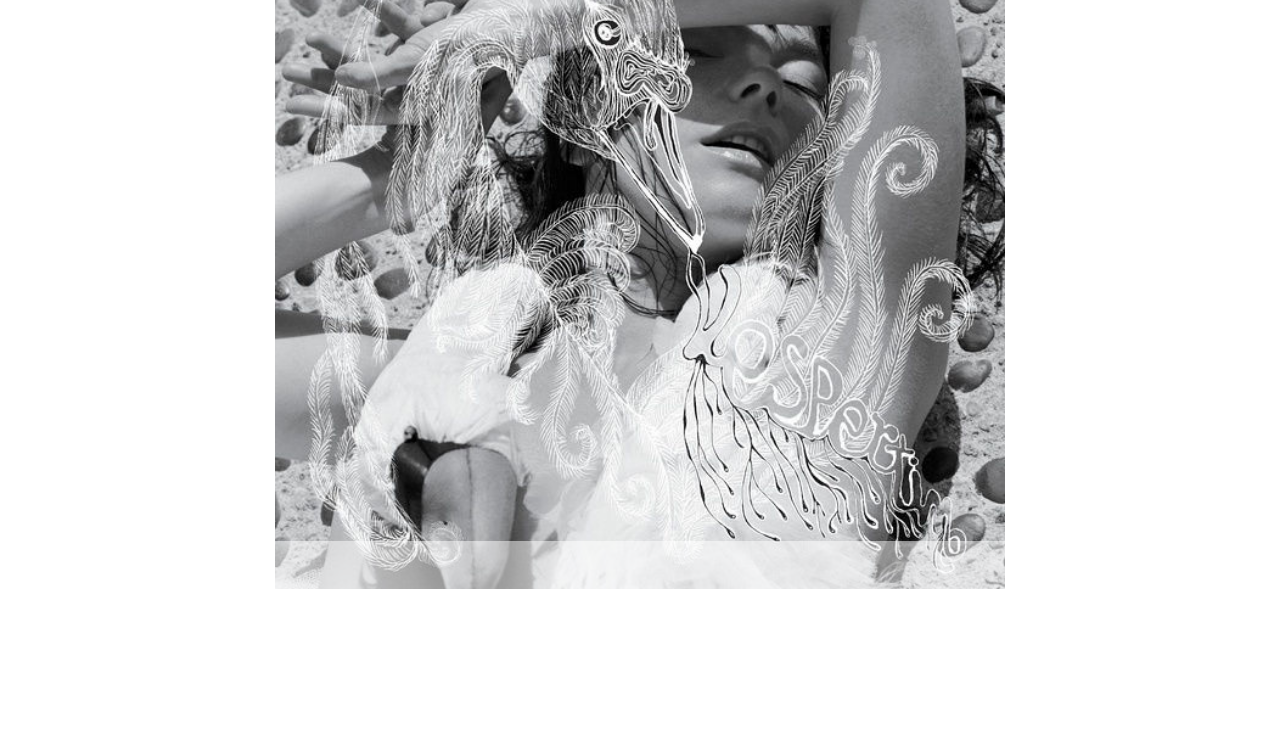
<file: page6.html>
<!DOCTYPE html>
<html  >
<head>
  <!-- Site made with Mobirise Website Builder v4.12.1, https://mobirise.com -->
  <meta charset="UTF-8">
  <meta http-equiv="X-UA-Compatible" content="IE=edge">
  <meta name="generator" content="Mobirise v4.12.1, mobirise.com">
  <meta name="viewport" content="width=device-width, initial-scale=1, minimum-scale=1">
  <link rel="shortcut icon" href="assets/images/-dsc4162-179x128.png" type="image/x-icon">
  <meta name="description" content="">
  
  <title>music1</title>
  <link rel="stylesheet" href="https://fonts.googleapis.com/css?family=Playfair+Display:400,700&subset=latin,cyrillic">
  <link rel="stylesheet" href="https://fonts.googleapis.com/css?family=Alegreya+Sans:400,700&subset=latin,vietnamese,latin-ext">
  <link rel="stylesheet" href="assets/tether/tether.min.css">
  <link rel="stylesheet" href="assets/bootstrap/css/bootstrap.min.css">
  <link rel="stylesheet" href="assets/puritym/css/style.css">
  <link rel="stylesheet" href="assets/dropdown-menu/style.light.css">
  <link rel="preload" as="style" href="assets/mobirise/css/mbr-additional.css"><link rel="stylesheet" href="assets/mobirise/css/mbr-additional.css" type="text/css">
  
  
  
</head>
<body>
  <section id="dropdown-menu-1t" data-rv-view="172">

    <nav class="navbar navbar-dropdown transparent navbar-fixed-top bg-color">

        <div class="container">

            <div class="navbar-brand">
                <a href="https://mobirise.com" class="navbar-logo"><img src="assets/images/-dsc4162-179x128.png" alt="Mobirise"></a>
                <a class="text-black" href="index.html#header1-0">Home</a>
            </div>

            <button class="navbar-toggler pull-xs-right hidden-md-up" type="button" data-toggle="collapse" data-target="#exCollapsingNavbar">
                <div class="hamburger-icon"></div>
            </button>

            <ul class="nav-dropdown collapse pull-xs-right navbar-toggleable-sm nav navbar-nav" id="exCollapsingNavbar"><li class="nav-item"><a class="nav-link link" href="https://mobirise.com/"></a></li><li class="nav-item dropdown open"><a class="nav-link link dropdown-toggle" data-toggle="dropdown-submenu" href="https://mobirise.com/" aria-expanded="true">Catalogue</a> <div class="dropdown-menu"><a class="dropdown-item" href="page5.html">About</a><a class="dropdown-item" href="https://mobirise.com/"></a><div class="dropdown open"><a class="dropdown-item dropdown-toggle" data-toggle="dropdown-submenu" href="https://mobirise.com/" aria-expanded="true">Artists</a><div class="dropdown-menu dropdown-submenu"><a class="dropdown-item" href="https://mobirise.com/"></a><a class="dropdown-item" href="https://mobirise.com/"></a><a class="dropdown-item" href="page1.html">frontpage</a><a class="dropdown-item" href="https://mobirise.com/"></a><a class="dropdown-item" href="page3.html">sanjai juku</a><a class="dropdown-item" href="https://mobirise.com/"></a><a class="dropdown-item" href="page2.html">František Kupka</a><a class="dropdown-item" href="page4.html">Christina Bothwell</a><a class="dropdown-item" href="page6.html">Bjork</a></div></div><a class="dropdown-item" href="https://mobirise.com/"></a></div></li><li class="nav-item dropdown"><a class="nav-link link dropdown-toggle" data-toggle="dropdown-submenu" href="https://mobirise.com/" aria-expanded="false">Help</a><div class="dropdown-menu"><a class="dropdown-item" href="http://forums.mobirise.com/"></a><a class="dropdown-item" href="#bottom">Advice</a><a class="dropdown-item" href="#bottom">Contact us</a></div></li><li class="nav-item"><a class="nav-link link" href="https://mobirise.com/" aria-expanded="false"></a></li></ul>

        </div>

    </nav>

</section>

<section class="mbr-section mbr-section-nopadding mbr-after-navbar" id="msg-box4-1v" data-rv-view="174" style="background-color: rgb(255, 255, 255); padding-top: 0rem; padding-bottom: 0rem;">
    
    <div class="container">
        <div class="row">
            
            <div class="col-xs-12 col-lg-3 mbr-inner-padding text-xs-center mbr-table-cell-lg">
                <h3 class="mbr-section-title display-4">比约克 Björk</h3>
                
                <div class="lead"><p>　比约克，冰岛著名音乐人、演员。曾是当年在独立音乐圈中显赫一时的“糖”乐队的主唱，1993年推出了首张专辑即被英国权威音乐杂志《Q》评为年度TOP10之一，次年又一举赢得英国音乐大奖“年度最佳新晋歌手”和“年度最佳国际艺术家”两项大奖。</p></div>
                
            </div>
            <div class="col-xs-12 col-lg-9 mbr-table-cell-lg image-size" style="width: 50%;">
                <div class="mbr-figure"><img src="assets/images/p2534729487-449x600.jpg"></div>
            </div>
        </div>
    </div>
</section>

<section class="mbr-section mbr-section__container mbr-section__container--first" id="content1-1w" data-rv-view="177">
    <div class="container">
        <div class="row">
            <div class="col-md-8 col-md-offset-2 lead"><p><br></p><p><strong><em>BJORK Utopia乐评 BY pitchfolk</em></strong></p><p>在2015年发行的专辑《Vulnicura》中的所有MV 里面Björk都是一个人单独上镜表演。通过VR技术你可以近距离感受这位从洞穴蜷伏出来在黄昏下湖边跳舞的冰岛女歌手；你也可以进入她天旋地转的口腔或者进入她通过电脑后期合成有着果冻色泽感的身体内部。能通过这种直接“进入”她、感受她的孤立、心碎以及到最终她的伤痕被治愈并在胸前伤口缝针后再离开这样的经验简直不要太亲密。她在《Vulnicura》通过这些MV所表达的最终宣言告示了众人她已经终结了一段长年的恋情，Björk现在是独身的了。</p><p>人只有在这种被孤立的状态才更容易建立一个乌托邦，前提是不会受这种非婚姻和生理需求驱动去迎接别人进入你的世界，状态好比“什么，别人？和我谈恋爱？不不不，我很好谢谢。”但是很多人都达不到这个状态并且很急切地需要别人的“进入”，这件事本身非常花费耐心、激情还有一定的牺牲，因为我们都相信只有通过共同布置好一个适合两人的完美世界才会让彼此更了解爱。再在这个完美世界里添置两人的爱情结晶就能让这个完美世界看起像是个不会受到外界的纷纷扰扰影响的小天堂，简直就像是奇迹一般。Björk本人最近也说了“如果你觉得这个世界没有往好的方向的发展，这时候你得DIY建造一座堡垒。” Björk和共同制作人Arca制作这张非常具有挑战性的《Utopia》就是在这种母系氏族的框架之下完成的。这张专辑幅度很长，并且蜻蜓点水一般探索了一下天真无邪的小浪漫，斥责了男权的暴力，把一首首情歌里对爱情慷慨的付出通过 到位的高雅和激情非常音乐性地渲染了一下。</p><p>Björk在过去四个十年的音乐变迁可以用来看作是这个世界上人类所有情感张力和精神力量变动的轨迹。她和人类知觉的关系非常缥缈，并存在于那些塑造了Björk风格的尖叫和低语式的唱法历史中：情感的地貌(emotional landscapes)、隐藏的空间(hidden places)、体内的星云(internal nebulas)、共同的坐标(mutual coordinates)。她从avant-garde流行明星转型到多媒体艺人的做法并不能说是为了职业的发展而所做的品牌建立，而应该说是她想为了不停歇地去开凿人类的感知、了解感知的起源和未来而开发了更多能表达或者说是探索这些感知的工具。如果说这种做法听起来非常高尚的话，那就是因为她真的就是这么高尚了，还有就是因为她的音乐存在于非常广阔的音乐参谋人员之中，她的通用语也很少涉及到我们的寻常对话之中比如：“失去一个人是什么样 的体验？”“重新开始一段恋情又是什么样的体验？”</p><p><br></p></div>
        </div>
    </div>
</section>

<section class="mbr-section mbr-section__container mbr-section__container--middle" id="image2-1x" data-rv-view="178">
    <div class="container">
        <div class="row">
            <div class="col-md-8 col-md-offset-2">
                <figure class="mbr-figure">
                    <div><img src="assets/images/u38289681542246191998fm26gp0-500x500.jpg"></div>
                    <figcaption class="mbr-figure-caption mbr-figure-caption-over">
                        <div class="container"></div>
                    </figcaption>
                </figure>
            </div>
        </div>
    </div>
</section>

<section class="mbr-section mbr-section__container mbr-section__container--middle" id="content1-1y" data-rv-view="180">
    <div class="container">
        <div class="row">
            <div class="col-md-8 col-md-offset-2 lead"><p>“失去一个人是怎样的体验？”这个问题就是《Vulnicura》的主题，《Vulnicura》就是这样一张讲述分手的专辑，里面有着大量的弦乐和电子乐作为基础元素提供给广大乐迷聆听。但是其实一个代表着“失去”的火山口比那些即将要“进入”火山口填充物更容易描述，而新专辑《Utopia》“音乐地表上空”反而盘旋着一片更为密集的雾气。在一首将近10分钟长的&lt;Body Memory&gt;里面她问了一个问题——“要怎样才能把握这所有的爱？”她知道不容易所以后面有一句“就像大海捞针一般难。”&lt;The Gate&gt;其实作为首单也是挺合乎情理的，因为这首歌象征着一个旧情伤和新惊喜的十字路口。她胸口那道伤口被她修理过而现在成为她欢迎新的爱情“进入”的大门(The Gate).大量的笛声和合成声从一首歌的开头穿插到另一首歌的结尾，和背景里面大量的sub-basement beat毫无呼应，亦或是说跟带有Björk个人特色的“s”拖长尾音和颤抖的“r”两个辅音相互不呼应着。</p><p>《Utopia》最大的卖点是里面的笛声，跟她之前的几张专辑一样有着不同的侧重点：非常黑暗又亲密的《Vespetine》主打风琴声；《Medúlla》主打大部分合成的人声；《Volta》主打的铜管乐器声；和《Biophilia》的唱诗班风。但是更准确的来说《Utopia》应该是主打呼吸声和风声。在开头非常逮捕人耳膜的饕餮大曲&lt;Arisen My Senses&gt;和温柔爱抚一般的&lt;Blissing Me&gt;里来了两下竖琴声的切入之后整张专辑的都是非常缥缈的(lives almost entirely suspended in the air)。整体的管弦乐编排被笛子声点缀了一下，The Hamrahlid Choirs的采样和Harmonic Whirlies( 一种类似发音管的乐器，具体参考：https://m.youku.com/video/id_XMzE4ODUxODAwNA==.html?&amp;source=&amp;ishttps=1 )声以及一大片从冰岛和Arca老家委内瑞拉采集的鸟叫声。专辑整体编排是比较发散型的难以集中体会，有点像当代古典主义作曲家Olivier Messiaen的系列主义作品，或者是他那一系列纯粹模仿鸟鸣的作品。专辑里面我们听到的歌声大部分是来自一种叫做拟椋鸟(Montezuma Oropendola)的声音，这种鸟的鸣叫有点像“ moog合成器输出高频率波段（微波）”(moog synth in a microwave)一样的效果，音乐家Wren也曾说这种鸟唱歌的节奏跟人类音乐节奏非常相似。我们听到这种呼吸声跟金属、木质、塑料、软骨以及肌肉等材质和发声结构冲撞最后得到这种不调和小调的模式。整整72分钟，这就是Björk职业生涯里时长最长的一张录音室专辑。Björk不会在几条弦上面或者真相里面找寻爱情，她通过推敲歌曲里面的每一个音符而找到爱情。</p><p><br></p></div>
        </div>
    </div>
</section>

<section class="mbr-section mbr-section__container mbr-section__container--middle" id="image2-1z" data-rv-view="181">
    <div class="container">
        <div class="row">
            <div class="col-md-8 col-md-offset-2">
                <figure class="mbr-figure">
                    <div><img src="assets/images/p871548598-966x1280.jpg"></div>
                    <figcaption class="mbr-figure-caption mbr-figure-caption-over">
                        <div class="container"></div>
                    </figcaption>
                </figure>
            </div>
        </div>
    </div>
</section>

<section class="mbr-section mbr-section__container mbr-section__container--middle" id="content1-20" data-rv-view="183">
    <div class="container">
        <div class="row">
            <div class="col-md-8 col-md-offset-2 lead"><p>我们应该感激的是，伴随着这样空洞又宏伟的情调而来的还有那么一丝丝的轻率。某个点上她向人们展示她是很“清纯的爱”，这是一个晕眩但是又很清新的形象。但是后面她又被大自然的美惹怒了所以有了“这他妈的大雾，是那些山峰在炫耀！”在前半段她在挣扎着欢迎新的恋情“进入”她，并表示愿意用mp3来交换，听起来她的心像是在爱情的火把上取暖。而后半部分的用词反倒不能完全支撑她前面的感情。《Vulnicura》遗留的伤痛这次流落到&lt;Sue Me&gt;里上升到了白热型，这首歌相当于跟她的前任Matthew Barney说拜拜，而Matthew Barney在2015年也的确为了争夺孩子的抚养权而把Björk告上了法庭。这首歌完全依赖Arca那些有如身体碰撞发出的低频撞击声，这种崇尚力量美的鼓声的渊源也是因为它发出来的声音很像是用大锤撬开地窖门桩时发出来的声音而来。</p><p>Björk过去遗留的情感创伤都在《Utopia》上很直白地表达出来，她没有把这些创伤当做武器，更多的是把这些用来当做一个没法更破碎的精神系统的象征。歌词里她也唱到“he took it from his father/Who took it from his father/Who took it from his father.” 就跟以往一样，Björk成为了她情感起源的“追猎者”，也成为了这些情感的未来发展的“守卫者”。她唱到“Let’s break this curse/So it won’t fall on our daughter,(我们一起打破这道诅咒，不要让它降临到我们女儿的身上)” “And her daughter/And her daughter/Or let this sink into her DNA.(亦或者就让这个(诅咒)成为她的一部分。)” 她把这些心底的话强吐出来，记录到她的女中音记录仪里(mezzo register)。</p></div>
        </div>
    </div>
</section>

<section class="mbr-section mbr-section__container mbr-section__container--middle" id="image2-21" data-rv-view="184">
    <div class="container">
        <div class="row">
            <div class="col-md-8 col-md-offset-2">
                <figure class="mbr-figure">
                    <div><img src="assets/images/p2534729481-600x510.jpg"></div>
                    <figcaption class="mbr-figure-caption mbr-figure-caption-over">
                        <div class="container"></div>
                    </figcaption>
                </figure>
            </div>
        </div>
    </div>
</section>

<section class="mbr-section mbr-section__container mbr-section__container--middle" id="content1-22" data-rv-view="186">
    <div class="container">
        <div class="row">
            <div class="col-md-8 col-md-offset-2 lead"><p>作为Björk最亲近的合作者之一ANOHNI跟她合作了一首&lt; Future Feminism &gt;,这首歌的歌名也是一个艺术展的名字，这首歌不外呼也落入了“大理石地板13原则”(marble slabs 13 tenets)。这个原则是呼吁人们应该重塑一个以女性为主导、根据女性对于地球的关爱为指导的未来。就好像在专辑的结尾的三首歌里面Björk从山峰上走下来并抱着刻有这个原则的石板。在这里《Utopia》上边的雾气开始散开，笛声开始消逝，调式转成大调，Arca的演奏停止。《Jóga》之后Björk的音乐已经很少有这种开怀感了，而且Björk也在这张专辑上也得到了情感的宣泄。</p><p>这种开怀感也浸入到最后一首歌&lt;Future Forever&gt;里，这首歌是Björk职业生涯中最好的几首歌之一，歌词有一句是“See this possible future and be in it/Hold fast for love, forever.” 她现在的歌词多简单纯粹啊。歌词虽然精简了但是意义毫无削减，就比如在&lt;Tabula Rasa&gt;里面当她对女儿唱:“My deepest wish is that you’re immersed in grace and dignity.（我对你最大的希望就是希望你能成为高雅有尊严的人）” 这种歌词里面没有隐喻，只是很纯粹的母性泛滥。Björk的歌词已经成为塑造她歌声和音乐的基础石阶。这条石阶可能会变得崎岖凹凸不平，但是她的文字力量无可撼动。你不需要去质疑她这点。</p><p>所以当Björk最后描述她的乌托邦的时候，这种感觉已经嵌入了大理石碑上。&lt;Future Forever&gt;里面没有笛声或者电子声，只是一个合成的风琴声，简单又圣洁。专辑不停歇的情感动荡在这一首歌的最后一刻腾空而起静止下来。这张通过母系氏族家庭观和音乐架构所呈现出来的世界是多么地亲昵而又完美。她把她以前试图表达了无数次的、大海捞针般难寻的爱再次拿出来供世人围观朝圣。最后她唱到“Now you mirror at me/ Who I used to be/What I gave to the world, you’ve given back at me.(现在的你反射着我/你把曾经的我，和我对这个世界的付出，都还给了我。)” 世上最伟大的情歌是通过它们浮出水面的精髓部分来测量的。如果《Utopia》里面这些歌词对于你来说还是太隐晦难懂，或者说真实得有点过头，那么可能是因为我们创造的这个不完美世界本来就不是用来支撑Björk的世界。Björk的乌托邦是被别人进入之后才开始创造，我们的乌托邦也该如此。</p><p><br></p></div>
        </div>
    </div>
</section>

<section class="mbr-section mbr-section__container mbr-section__container--last" id="image2-23" data-rv-view="187">
    <div class="container">
        <div class="row">
            <div class="col-md-8 col-md-offset-2">
                <figure class="mbr-figure">
                    <div><img src="assets/images/p2562782924-600x600.jpg"></div>
                    <figcaption class="mbr-figure-caption mbr-figure-caption-over">
                        <div class="container"></div>
                    </figcaption>
                </figure>
            </div>
        </div>
    </div>
</section>


  <script src="assets/web/assets/jquery/jquery.min.js"></script>
  <script src="assets/tether/tether.min.js"></script>
  <script src="assets/bootstrap/js/bootstrap.min.js"></script>
  <script src="assets/smooth-scroll/smooth-scroll.js"></script>
  <script src="assets/puritym/js/script.js"></script>
  <script src="assets/dropdown-menu/script.js"></script>
  
  
</body>
</html>
</file>
<file: assets/web/assets/mobirise-icons/mobirise-icons.css>
@font-face {
  font-family: 'MobiriseIcons';
  src:  url('mobirise-icons.eot?spat4u');
  src:  url('mobirise-icons.eot?spat4u#iefix') format('embedded-opentype'),
    url('mobirise-icons.ttf?spat4u') format('truetype'),
    url('mobirise-icons.woff?spat4u') format('woff'),
    url('mobirise-icons.svg?spat4u#MobiriseIcons') format('svg');
  font-weight: normal;
  font-style: normal;
  font-display: swap;
}

[class^="mbri-"], [class*=" mbri-"] {
  /* use !important to prevent issues with browser extensions that change fonts */
  font-family: MobiriseIcons !important;
  speak: none;
  font-style: normal;
  font-weight: normal;
  font-variant: normal;
  text-transform: none;
  line-height: 1;

  /* Better Font Rendering =========== */
  -webkit-font-smoothing: antialiased;
  -moz-osx-font-smoothing: grayscale;
}

.mbri-add-submenu:before {
  content: "\e900";
}
.mbri-alert:before {
  content: "\e901";
}
.mbri-align-center:before {
  content: "\e902";
}
.mbri-align-justify:before {
  content: "\e903";
}
.mbri-align-left:before {
  content: "\e904";
}
.mbri-align-right:before {
  content: "\e905";
}
.mbri-android:before {
  content: "\e906";
}
.mbri-apple:before {
  content: "\e907";
}
.mbri-arrow-down:before {
  content: "\e908";
}
.mbri-arrow-next:before {
  content: "\e909";
}
.mbri-arrow-prev:before {
  content: "\e90a";
}
.mbri-arrow-up:before {
  content: "\e90b";
}
.mbri-bold:before {
  content: "\e90c";
}
.mbri-bookmark:before {
  content: "\e90d";
}
.mbri-bootstrap:before {
  content: "\e90e";
}
.mbri-briefcase:before {
  content: "\e90f";
}
.mbri-browse:before {
  content: "\e910";
}
.mbri-bulleted-list:before {
  content: "\e911";
}
.mbri-calendar:before {
  content: "\e912";
}
.mbri-camera:before {
  content: "\e913";
}
.mbri-cart-add:before {
  content: "\e914";
}
.mbri-cart-full:before {
  content: "\e915";
}
.mbri-cash:before {
  content: "\e916";
}
.mbri-change-style:before {
  content: "\e917";
}
.mbri-chat:before {
  content: "\e918";
}
.mbri-clock:before {
  content: "\e919";
}
.mbri-close:before {
  content: "\e91a";
}
.mbri-cloud:before {
  content: "\e91b";
}
.mbri-code:before {
  content: "\e91c";
}
.mbri-contact-form:before {
  content: "\e91d";
}
.mbri-credit-card:before {
  content: "\e91e";
}
.mbri-cursor-click:before {
  content: "\e91f";
}
.mbri-cust-feedback:before {
  content: "\e920";
}
.mbri-database:before {
  content: "\e921";
}
.mbri-delivery:before {
  content: "\e922";
}
.mbri-desktop:before {
  content: "\e923";
}
.mbri-devices:before {
  content: "\e924";
}
.mbri-down:before {
  content: "\e925";
}
.mbri-download:before {
  content: "\e989";
}
.mbri-drag-n-drop:before {
  content: "\e927";
}
.mbri-drag-n-drop2:before {
  content: "\e928";
}
.mbri-edit:before {
  content: "\e929";
}
.mbri-edit2:before {
  content: "\e92a";
}
.mbri-error:before {
  content: "\e92b";
}
.mbri-extension:before {
  content: "\e92c";
}
.mbri-features:before {
  content: "\e92d";
}
.mbri-file:before {
  content: "\e92e";
}
.mbri-flag:before {
  content: "\e92f";
}
.mbri-folder:before {
  content: "\e930";
}
.mbri-gift:before {
  content: "\e931";
}
.mbri-github:before {
  content: "\e932";
}
.mbri-globe:before {
  content: "\e933";
}
.mbri-globe-2:before {
  content: "\e934";
}
.mbri-growing-chart:before {
  content: "\e935";
}
.mbri-hearth:before {
  content: "\e936";
}
.mbri-help:before {
  content: "\e937";
}
.mbri-home:before {
  content: "\e938";
}
.mbri-hot-cup:before {
  content: "\e939";
}
.mbri-idea:before {
  content: "\e93a";
}
.mbri-image-gallery:before {
  content: "\e93b";
}
.mbri-image-slider:before {
  content: "\e93c";
}
.mbri-info:before {
  content: "\e93d";
}
.mbri-italic:before {
  content: "\e93e";
}
.mbri-key:before {
  content: "\e93f";
}
.mbri-laptop:before {
  content: "\e940";
}
.mbri-layers:before {
  content: "\e941";
}
.mbri-left-right:before {
  content: "\e942";
}
.mbri-left:before {
  content: "\e943";
}
.mbri-letter:before {
  content: "\e944";
}
.mbri-like:before {
  content: "\e945";
}
.mbri-link:before {
  content: "\e946";
}
.mbri-lock:before {
  content: "\e947";
}
.mbri-login:before {
  content: "\e948";
}
.mbri-logout:before {
  content: "\e949";
}
.mbri-magic-stick:before {
  content: "\e94a";
}
.mbri-map-pin:before {
  content: "\e94b";
}
.mbri-menu:before {
  content: "\e94c";
}
.mbri-mobile:before {
  content: "\e94d";
}
.mbri-mobile2:before {
  content: "\e94e";
}
.mbri-mobirise:before {
  content: "\e94f";
}
.mbri-more-horizontal:before {
  content: "\e950";
}
.mbri-more-vertical:before {
  content: "\e951";
}
.mbri-music:before {
  content: "\e952";
}
.mbri-new-file:before {
  content: "\e953";
}
.mbri-numbered-list:before {
  content: "\e954";
}
.mbri-opened-folder:before {
  content: "\e955";
}
.mbri-pages:before {
  content: "\e956";
}
.mbri-paper-plane:before {
  content: "\e957";
}
.mbri-paperclip:before {
  content: "\e958";
}
.mbri-photo:before {
  content: "\e959";
}
.mbri-photos:before {
  content: "\e95a";
}
.mbri-pin:before {
  content: "\e95b";
}
.mbri-play:before {
  content: "\e95c";
}
.mbri-plus:before {
  content: "\e95d";
}
.mbri-preview:before {
  content: "\e95e";
}
.mbri-print:before {
  content: "\e95f";
}
.mbri-protect:before {
  content: "\e960";
}
.mbri-question:before {
  content: "\e961";
}
.mbri-quote-left:before {
  content: "\e962";
}
.mbri-quote-right:before {
  content: "\e963";
}
.mbri-refresh:before {
  content: "\e964";
}
.mbri-responsive:before {
  content: "\e965";
}
.mbri-right:before {
  content: "\e966";
}
.mbri-rocket:before {
  content: "\e967";
}
.mbri-sad-face:before {
  content: "\e968";
}
.mbri-sale:before {
  content: "\e969";
}
.mbri-save:before {
  content: "\e96a";
}
.mbri-search:before {
  content: "\e96b";
}
.mbri-setting:before {
  content: "\e96c";
}
.mbri-setting2:before {
  content: "\e96d";
}
.mbri-setting3:before {
  content: "\e96e";
}
.mbri-share:before {
  content: "\e96f";
}
.mbri-shopping-bag:before {
  content: "\e970";
}
.mbri-shopping-basket:before {
  content: "\e971";
}
.mbri-shopping-cart:before {
  content: "\e972";
}
.mbri-sites:before {
  content: "\e973";
}
.mbri-smile-face:before {
  content: "\e974";
}
.mbri-speed:before {
  content: "\e975";
}
.mbri-star:before {
  content: "\e976";
}
.mbri-success:before {
  content: "\e977";
}
.mbri-sun:before {
  content: "\e978";
}
.mbri-sun2:before {
  content: "\e979";
}
.mbri-tablet:before {
  content: "\e97a";
}
.mbri-tablet-vertical:before {
  content: "\e97b";
}
.mbri-target:before {
  content: "\e97c";
}
.mbri-timer:before {
  content: "\e97d";
}
.mbri-to-ftp:before {
  content: "\e97e";
}
.mbri-to-local-drive:before {
  content: "\e97f";
}
.mbri-touch-swipe:before {
  content: "\e980";
}
.mbri-touch:before {
  content: "\e981";
}
.mbri-trash:before {
  content: "\e982";
}
.mbri-underline:before {
  content: "\e983";
}
.mbri-unlink:before {
  content: "\e984";
}
.mbri-unlock:before {
  content: "\e985";
}
.mbri-up-down:before {
  content: "\e986";
}
.mbri-up:before {
  content: "\e987";
}
.mbri-update:before {
  content: "\e988";
}
.mbri-upload:before {
 content: "\e926"; 
}
.mbri-user:before {
  content: "\e98a";
}
.mbri-user2:before {
  content: "\e98b";
}
.mbri-users:before {
  content: "\e98c";
}
.mbri-video:before {
  content: "\e98d";
}
.mbri-video-play:before {
  content: "\e98e";
}
.mbri-watch:before {
  content: "\e98f";
}
.mbri-website-theme:before {
  content: "\e990";
}
.mbri-wifi:before {
  content: "\e991";
}
.mbri-windows:before {
  content: "\e992";
}
.mbri-zoom-out:before {
  content: "\e993";
}
.mbri-redo:before {
  content: "\e994";
}
.mbri-undo:before {
  content: "\e995";
}
</file>
<file: assets/dropdown-menu/style.light.css>
.navbar-dropdown-open{overflow:hidden!important}.navbar-dropdown-open .navbar-dropdown.opened{bottom:0;left:0;overflow-y:scroll;position:fixed;right:0;top:0;transition:none}.navbar-dropdown{left:0;padding-top:1.5rem;padding-bottom:1.5rem;position:absolute;right:0;top:0;transition:all 0.25s ease;z-index:1030}.navbar-dropdown .navbar-brand,.navbar-dropdown .navbar-toggler{position:relative;z-index:995}.navbar-dropdown.bg-color.transparent{background:none!important}.navbar-dropdown.navbar-fixed-top{position:fixed}.navbar-dropdown .navbar-brand{line-height:0;margin-right:1.5rem;padding:0}.navbar-dropdown .navbar-brand a{line-height:2.35rem;vertical-align:middle}.navbar-dropdown .navbar-brand a,.navbar-dropdown .navbar-brand a:hover{text-decoration:none}.navbar-dropdown .navbar-brand .navbar-logo,.navbar-dropdown .navbar-brand .navbar-logo a{line-height:0;vertical-align:baseline}.navbar-dropdown .navbar-logo{margin-right:0.5rem}.navbar-dropdown .navbar-logo img{display:inline;height:2.35rem}@media (max-width:543px){.navbar-dropdown .navbar-toggleable-xs{padding-top:0.425rem}.navbar-dropdown .navbar-toggleable-xs .btn{margin-bottom:0.425rem;margin-top:0.425rem}.navbar-dropdown .navbar-toggleable-xs .dropdown-menu{padding-bottom:0.425rem}.navbar-dropdown .navbar-toggleable-xs .dropdown-menu .dropdown-menu{padding-bottom:0}}@media (max-width:767px){.navbar-dropdown .navbar-toggleable-sm{padding-top:0.425rem}.navbar-dropdown .navbar-toggleable-sm .btn{margin-bottom:0.425rem;margin-top:0.425rem}.navbar-dropdown .navbar-toggleable-sm .dropdown-menu{padding-bottom:0.425rem}.navbar-dropdown .navbar-toggleable-sm .dropdown-menu .dropdown-menu{padding-bottom:0}}@media (max-width:991px){.navbar-dropdown .navbar-toggleable-md{padding-top:0.425rem}.navbar-dropdown .navbar-toggleable-md .btn{margin-bottom:0.425rem;margin-top:0.425rem}.navbar-dropdown .navbar-toggleable-md .dropdown-menu{padding-bottom:0.425rem}.navbar-dropdown .navbar-toggleable-md .dropdown-menu .dropdown-menu{padding-bottom:0}}@media (min-width:544px){.navbar-dropdown{border-radius:0}}.navbar-dropdown .btn{margin-bottom:0}.navbar-dropdown .btn-white-outline{color:#fff;background-image:none;background-color:transparent;border-color:#fff}.navbar-dropdown .btn-white-outline:focus,.navbar-dropdown .btn-white-outline.focus,.navbar-dropdown .btn-white-outline:active,.navbar-dropdown .btn-white-outline.active,.open > .navbar-dropdown .btn-white-outline.dropdown-toggle{color:#000;background-color:#fff;border-color:#fff}.navbar-dropdown .btn-white-outline:hover{color:#000;background-color:#fff;border-color:#fff}.navbar-dropdown .btn-white-outline.disabled:focus,.navbar-dropdown .btn-white-outline.disabled.focus,.navbar-dropdown .btn-white-outline:disabled:focus,.navbar-dropdown .btn-white-outline:disabled.focus{border-color:white}.navbar-dropdown .btn-white-outline.disabled:hover,.navbar-dropdown .btn-white-outline:disabled:hover{border-color:white}.navbar-dropdown .btn-black-outline{color:#000;background-image:none;background-color:transparent;border-color:#000}.navbar-dropdown .btn-black-outline:focus,.navbar-dropdown .btn-black-outline.focus,.navbar-dropdown .btn-black-outline:active,.navbar-dropdown .btn-black-outline.active,.open > .navbar-dropdown .btn-black-outline.dropdown-toggle{color:#fff;background-color:#000;border-color:#000}.navbar-dropdown .btn-black-outline:hover{color:#fff;background-color:#000;border-color:#000}.navbar-dropdown .btn-black-outline.disabled:focus,.navbar-dropdown .btn-black-outline.disabled.focus,.navbar-dropdown .btn-black-outline:disabled:focus,.navbar-dropdown .btn-black-outline:disabled.focus{border-color:#333}.navbar-dropdown .btn-black-outline.disabled:hover,.navbar-dropdown .btn-black-outline:disabled:hover{border-color:#333}.is-builder .navbar-dropdown .dropdown-toggle::after{vertical-align:baseline}.dropdown-menu.dropdown-submenu{left:100%;margin-left:-6px;margin-top:-6px;top:0}.dropdown-menu .dropdown-toggle[data-toggle="dropdown-submenu"]::after{border-bottom:0.3em solid transparent;border-left:0.3em solid;border-right:0;border-top:0.3em solid transparent;margin-left:0.3rem}.dropdown-menu .dropdown-toggle[data-toggle="dropdown-submenu"][aria-expanded="true"]{background-color:#f5f5f5}.dropdown-menu .dropdown-item:focus{outline:0}.nav-dropdown-sm{clear:left;float:none!important;position:relative;z-index:999}.nav-dropdown-sm .nav-item{float:none}.nav-dropdown-sm .nav-item + .nav-item{margin-left:0}.nav-dropdown-sm .nav-link,.nav-dropdown-sm .dropdown-item{position:relative}.nav-dropdown-sm .dropdown-toggle::after{position:absolute;right:0;top:50%;margin-top:-0.15em}.nav-dropdown-sm .dropdown-toggle[data-toggle="dropdown-submenu"]::after{margin-left:.25rem;border-top:0.3em solid;border-right:0.3em solid transparent;border-left:0.3em solid transparent;border-bottom:0}.nav-dropdown-sm .dropdown-toggle[data-toggle="dropdown-submenu"][aria-expanded="true"]::after{border-top:0;border-right:0.3em solid transparent;border-left:0.3em solid transparent;border-bottom:0.3em solid}.nav-dropdown-sm .dropdown-menu{margin:0;padding:0;position:relative;top:0;left:0;width:100%;border:0;float:none;border-radius:0;background:none;padding-left:20px}.nav-dropdown-sm .dropdown-item{padding-left:0}.nav-dropdown-sm .dropdown-item,.nav-dropdown-sm .dropdown-item:hover,.nav-dropdown-sm .dropdown-item:focus{background:none!important}
</file>
<file: assets/mobirise/css/mbr-additional.css>
#dropdown-menu-4 .hide-buttons [data-button] {
  display: none !important;
}
#dropdown-menu-4 .nav .link,
#dropdown-menu-4 .dropdown-item {
  font-size: 1em;
  color: #000000;
}
#dropdown-menu-4 .navbar,
#dropdown-menu-4 .dropdown-menu {
  background: #ffffff;
}
#dropdown-menu-4 .dropdown-menu .dropdown-toggle[aria-expanded="true"],
#dropdown-menu-4 .dropdown-menu a:hover,
#dropdown-menu-4 .dropdown-menu a:focus {
  background: #f5f5f5;
}
#dropdown-menu-4 .navbar-toggler {
  color: #000000;
}
#content5-6 DIV {
  font-size: 16px;
}
#content5-6 .mbr-section-title {
  font-size: 16px;
  color: #42244b;
  text-align: center;
}
#dropdown-menu-7 .hide-buttons [data-button] {
  display: none !important;
}
#dropdown-menu-7 .nav .link,
#dropdown-menu-7 .dropdown-item {
  font-size: 1em;
  color: #000000;
}
#dropdown-menu-7 .navbar,
#dropdown-menu-7 .dropdown-menu {
  background: #ffffff;
}
#dropdown-menu-7 .dropdown-menu .dropdown-toggle[aria-expanded="true"],
#dropdown-menu-7 .dropdown-menu a:hover,
#dropdown-menu-7 .dropdown-menu a:focus {
  background: #f5f5f5;
}
#dropdown-menu-7 .navbar-toggler {
  color: #000000;
}
#slider-9 H2 {
  color: #ffffff;
}
#dropdown-menu-c .hide-buttons [data-button] {
  display: none !important;
}
#dropdown-menu-c .nav .link,
#dropdown-menu-c .dropdown-item {
  font-size: 1em;
  color: #000000;
}
#dropdown-menu-c .navbar,
#dropdown-menu-c .dropdown-menu {
  background: #ffffff;
}
#dropdown-menu-c .dropdown-menu .dropdown-toggle[aria-expanded="true"],
#dropdown-menu-c .dropdown-menu a:hover,
#dropdown-menu-c .dropdown-menu a:focus {
  background: #f5f5f5;
}
#dropdown-menu-c .navbar-toggler {
  color: #000000;
}
#content5-e P {
  font-size: 16px;
}
#image2-f DIV {
  color: #f2f2f2;
}
#image2-g DIV {
  color: #f2f2f2;
}
#content1-k P {
  font-size: 16px;
}
#dropdown-menu-n .hide-buttons [data-button] {
  display: none !important;
}
#dropdown-menu-n .nav .link,
#dropdown-menu-n .dropdown-item {
  font-size: 1em;
  color: #000000;
}
#dropdown-menu-n .navbar,
#dropdown-menu-n .dropdown-menu {
  background: #ffffff;
}
#dropdown-menu-n .dropdown-menu .dropdown-toggle[aria-expanded="true"],
#dropdown-menu-n .dropdown-menu a:hover,
#dropdown-menu-n .dropdown-menu a:focus {
  background: #f5f5f5;
}
#dropdown-menu-n .navbar-toggler {
  color: #000000;
}
#content5-p P {
  font-size: 16px;
}
#content1-v P {
  font-size: 16px;
}
#dropdown-menu-x .hide-buttons [data-button] {
  display: none !important;
}
#dropdown-menu-x .nav .link,
#dropdown-menu-x .dropdown-item {
  font-size: 1em;
  color: #000000;
}
#dropdown-menu-x .navbar,
#dropdown-menu-x .dropdown-menu {
  background: #ffffff;
}
#dropdown-menu-x .dropdown-menu .dropdown-toggle[aria-expanded="true"],
#dropdown-menu-x .dropdown-menu a:hover,
#dropdown-menu-x .dropdown-menu a:focus {
  background: #f5f5f5;
}
#dropdown-menu-x .navbar-toggler {
  color: #000000;
}
#content1-13 DIV {
  font-size: 16px;
}
#dropdown-menu-18 .hide-buttons [data-button] {
  display: none !important;
}
#dropdown-menu-18 .nav .link,
#dropdown-menu-18 .dropdown-item {
  font-size: 1em;
  color: #000000;
}
#dropdown-menu-18 .navbar,
#dropdown-menu-18 .dropdown-menu {
  background: #ffffff;
}
#dropdown-menu-18 .dropdown-menu .dropdown-toggle[aria-expanded="true"],
#dropdown-menu-18 .dropdown-menu a:hover,
#dropdown-menu-18 .dropdown-menu a:focus {
  background: #f5f5f5;
}
#dropdown-menu-18 .navbar-toggler {
  color: #000000;
}
#content1-1i P {
  font-size: 16px;
}
#content1-1k P {
  font-size: 16px;
}
#content1-1m P {
  font-size: 16px;
}
#content1-1o P {
  font-size: 16px;
}
#dropdown-menu-1t .hide-buttons [data-button] {
  display: none !important;
}
#dropdown-menu-1t .nav .link,
#dropdown-menu-1t .dropdown-item {
  font-size: 1em;
  color: #000000;
}
#dropdown-menu-1t .navbar,
#dropdown-menu-1t .dropdown-menu {
  background: #ffffff;
}
#dropdown-menu-1t .dropdown-menu .dropdown-toggle[aria-expanded="true"],
#dropdown-menu-1t .dropdown-menu a:hover,
#dropdown-menu-1t .dropdown-menu a:focus {
  background: #f5f5f5;
}
#dropdown-menu-1t .navbar-toggler {
  color: #000000;
}
#msg-box4-1v .lead P {
  text-align: left;
}
#content1-1w P {
  font-size: 16px;
}
#content1-1y P {
  font-size: 16px;
}
#content1-20 P {
  font-size: 16px;
}
#content1-22 P {
  font-size: 16px;
}
</file>
<file: assets/puritym/css/style.css>
.engine {
	position: absolute;
	text-indent: -2400px;
	text-align: center;
	padding: 0;
	top: 0;
	left: -2400px;
}/**
 * BOOTSTRAP CUSTOM
 */
.container {
  position: relative;
}

.btn {
  margin-bottom: 0.5rem;
}

.btn + .btn {
  margin-left: 1rem;
}

.btn-white {
  background: #fff;
  color: inherit;
}

.btn-black {
  background: #000;
  color: #fff;
}

.btn-social,
.btn-social:hover,
.btn-social:active,
.btn-social:focus {
  color: #fff;
}

.display-1 {
  font-size: 4.3rem;
  margin-top: 3.9rem;
  margin-bottom: 2.8rem;
}

.display-2 {
  font-size: 3.5rem;
  margin-top: 3.5rem;
  margin-bottom: 2.5rem;
}

.display-3 {
  font-size: 2.8rem;
  margin-top: 3.2rem;
  margin-bottom: 2rem;
}

.display-4 {
  font-size: 2.3rem;
  margin-top: 2.3rem;
  margin-bottom: 1.8rem;
}

p.lead,
.lead p {
  margin-bottom: 2rem;
}

.card .card-img-top {
  width: 100%;
}

.card-block {
  background-color: #fff;
}

@media (min-width: 768px) {
  .col-md-4:nth-of-type(3n+1) {
    clear: left;
  }
}

@media (min-width: 544px) and (max-width: 767px) {
  .col-md-4:nth-of-type(odd) {
    clear: left;
  }
}

.row.no-gutter {
  margin-left: 0;
  margin-right: 0;
}

.row.no-gutter > [class*=col-]:not(:first-child),
.row.no-gutter > [class*=col-]:not(:last-child) {
  padding-right: 0;
  padding-left: 0;
}

blockquote {
  padding: .5rem 1rem;
  margin: 0 0 1rem;
  margin-bottom: 1rem;
  font-size: 1.25rem;
  border-left: .25rem solid #f1c050;
}

/**
 * TYPOGRAPHY
 */
body {
  font-family: "Alegreya Sans", sans-serif;
}

h1, h2, h3, h4, h5, h6,
.h1, .h2, .h3, .h4, .h5, .h6,
.display-1, .display-2, .display-3, .display-4 {
  font-family: "Playfair Display", sans-serif;
}

/**
 * MAPS
 */
@-webkit-keyframes mapCircleLoading {
  from {
    -webkit-transform: rotate(0deg);
  }
  to {
    -webkit-transform: rotate(359deg);
  }
}

@keyframes mapCircleLoading {
  from {
    transform: rotate(0deg);
  }
  to {
    transform: rotate(359deg);
  }
}

.mbr-map {
  position: relative;
}

.mbr-map iframe {
  height: 100%;
  width: 100%;
}

.mbr-map [data-state-details] {
  color: #6b6763;
  font-family: "Alegreya Sans", sans-serif;
  font-size: 1.25rem;
  height: 1.5em;
  margin-top: -0.75em;
  padding-left: 20px;
  padding-right: 20px;
  position: absolute;
  text-align: center;
  top: 50%;
  width: 100%;
}

.mbr-map[data-state] {
  background: #e9e5dc;
}

.mbr-map[data-state="loading"] [data-state-details] {
  display: none;
}

.mbr-map[data-state="loading"]::after {
  content: "";
  -webkit-animation: mapCircleLoading .6s infinite linear;
  animation: mapCircleLoading .6s infinite linear;
  border-radius: 50%;
  border: 6px rgba(255, 255, 255, 0.35) solid;
  border-top-color: #fff;
  height: 40px;
  left: 50%;
  margin-left: -20px;
  margin-top: -20px;
  position: absolute;
  top: 50%;
  width: 40px;
}

/**
 * SECTIONS
 */
.mbr-section {
  position: relative;
  padding-top: 9rem;
  padding-bottom: 9rem;
  background-position: 50% 50%;
  background-repeat: no-repeat;
  background-size: cover;
}

.mbr-section-full {
  display: table;
  width: 100%;
  height: 100vh;
  padding-top: 0;
  padding-bottom: 0;
}

.mbr-section-small {
  padding-top: 4.5rem;
  padding-bottom: 4.5rem;
}

.mbr-section-nopadding {
  padding-top: 0;
  padding-bottom: 0;
}

.mbr-section-title {
  margin-top: 0;
}

.mbr-table {
  display: table;
}

.mbr-table-cell {
  position: relative;
  display: table-cell;
  vertical-align: middle;
  padding-top: 9rem;
  padding-bottom: 9rem;
}

.mbr-inner-padding {
  padding: 4rem;
}

/* footer */
.mbr-footer {
  color: #fff;
}

.mbr-footer .mbr-map,
.mbr-footer .mbr-google-map {
  height: 300px;
}

.mbr-footer .form-control {
  color: #fff;
  background-color: #26272c;
  border-color: #1b1c20;
}

.mbr-footer ul {
  list-style-type: none;
  padding: 0;
}

.mbr-footer ul li {
  position: relative;
  padding-left: 1.2rem;
}

.mbr-footer ul li:before {
  content: '';
  position: absolute;
  margin-left: -1.2rem;
  width: 10px;
  height: 1px;
  top: 50%;
  background-color: #fff;
}

footer.mbr-footer {
  padding-top: 3rem;
  padding-bottom: 2rem;
}

/**
 * NAVBAR
 */
.mbr-navbar {
  position: absolute;
  top: 0;
  right: 0;
  left: 0;
  padding: 1.5rem 1rem;
  background-color: #fff;
  z-index: 1030;
}

.mbr-navbar.navbar-fixed-top {
  position: fixed;
}

.mbr-navbar.navbar-transparent {
  background-color: transparent;
}

.mbr-navbar .navbar-logo {
  margin-right: 1.5rem;
  float: left;
}

.mbr-navbar .navbar-logo,
.mbr-navbar .navbar-logo img {
  height: 37px;
}

.mbr-navbar .navbar-brand {
  margin-right: 1.5rem;
}

.mbr-navbar .navbar-divider,
.mbr-navbar .navbar-nav .nav-item + .nav-item,
.mbr-navbar .navbar-nav .nav-link + .nav-link {
  margin-left: 1rem;
}

.mbr-navbar .navbar-nav + .navbar-nav {
  margin-right: 20px;
}

.mbr-navbar .hamburger-icon, .navbar-dropdown .hamburger-icon {
  content: "";
  width: 16px;
  -webkit-box-shadow: 0 -6px 0 1px,0 0 0 1px,0 6px 0 1px;
  -moz-box-shadow: 0 -6px 0 1px,0 0 0 1px,0 6px 0 1px;
  box-shadow: 0 -6px 0 1px,0 0 0 1px,0 6px 0 1px;
}

/**
 * HELPERS
 */
/* Colors */
.text-white {
  color: #fff !important;
}

.text-black {
  color: #000 !important;
}

/**
 * Mobirise Classes
 */
.mbr-after-navbar:before {
  content: "";
  display: block;
  height: 54px;
}

.mbr-section__container--first {
  padding-bottom: 1rem;
}

.mbr-section__container--middle {
  padding-top: 1rem;
  padding-bottom: 1rem;
}

.mbr-section__container--last {
  padding-top: 1rem;
}

.mbr-overlay,
.mbr-background-video,
.mbr-background-video-preview {
  position: absolute;
  bottom: 0;
  left: 0;
  right: 0;
  top: 0;
}

.mbr-overlay {
  background-color: #fff;
  opacity: 0.5;
  z-index: 1;
}

.mbr-overlay ~ * {
  z-index: 2;
}

.mbr-background-video-preview {
  z-index: 0 !important;
}

.mbr-figure {
  display: block;
  overflow: hidden;
  position: relative;
  width: 100%;
  margin: 0;
}

.mbr-figure img, .mbr-figure iframe {
  display: block;
  width: 100%;
}

.mbr-figure .mbr-figure-caption {
  width: 100%;
  padding: 1.5rem 0;
  background-color: #FFF8E0;
}

.mbr-figure .mbr-figure-caption-over {
  position: absolute;
  bottom: 0;
  background-color: rgba(255, 255, 255, 0.5);
}

.mbr-map,
.mbr-google-map {
  height: 400px;
}

.mbr-arrow {
  position: absolute;
  text-align: center;
  font-size: 35px;
  bottom: 71px;
  left: 50%;
  text-decoration: none !important;
  width: 30px;
  margin-left: -15px;
  line-height: 1px;
  padding: 0 20px;
  -webkit-animation: floating-arrow 1.6s infinite ease-in-out 0s;
  -o-animation: floating-arrow 1.6s infinite ease-in-out 0s;
  animation: floating-arrow 1.6s infinite ease-in-out 0s;
}

.mbr-arrow, .mbr-arrow:hover, .mbr-arrow:focus {
  color: inherit;
}

@-webkit-keyframes floating-arrow {
  from {
    -webkit-transform: translateY(0);
    transform: translateY(0);
  }
  65% {
    -webkit-transform: translateY(11px);
    transform: translateY(11px);
  }
  to {
    -webkit-transform: translateY(0);
    transform: translateY(0);
  }
}

@-o-keyframes floating-arrow {
  from {
    -webkit-transform: translateY(0);
    transform: translateY(0);
  }
  65% {
    -webkit-transform: translateY(11px);
    transform: translateY(11px);
  }
  to {
    -webkit-transform: translateY(0);
    transform: translateY(0);
  }
}

@keyframes floating-arrow {
  from {
    -webkit-transform: translateY(0);
    transform: translateY(0);
  }
  65% {
    -webkit-transform: translateY(11px);
    transform: translateY(11px);
  }
  to {
    -webkit-transform: translateY(0);
    transform: translateY(0);
  }
}

@media (max-width: 767px) {
  .mbr-arrow {
    bottom: 41px;
  }
}

@media (max-width: 320px) {
  .mbr-arrow {
    bottom: 21px;
    text-align: center;
  }
}

@media all and (device-width: 320px) and (device-height: 568px) and (orientation: portrait) {
  .mbr-arrow {
    bottom: 31px;
  }
}

/*-------

   Slider

-------*/
.mbr-slider .carousel-inner > .active,
.mbr-slider .carousel-inner > .next,
.mbr-slider .carousel-inner > .prev {
  display: table;
}

.mbr-slider .carousel-control {
  background-image: none;
  width: 54px;
  height: 54px;
  top: 50%;
  margin-top: -27px;
  line-height: 54px;
  border-radius: 27px;
  color: inherit;
  background: #fff;
  border: 1px solid #000;
  opacity: 1;
  text-shadow: none;
  z-index: 5;
  -webkit-transition: all 0.2s ease-in-out 0s;
  -o-transition: all 0.2s ease-in-out 0s;
  transition: all 0.2s ease-in-out 0s;
}

.mbr-slider .carousel-control .icon-next,
.mbr-slider .carousel-control .icon-prev {
  margin-top: -18px;
  font-size: 30px;
}

.mbr-slider .carousel-control.left {
  margin-left: 2rem;
}

.mbr-slider .carousel-control.right {
  margin-right: 2rem;
}

.mbr-slider .carousel-control:hover {
  background: #000;
  color: #fff;
}

.mbr-slider .carousel-indicators {
  bottom: 0;
}

.mbr-slider .carousel-indicators li,
.mbr-slider .carousel-indicators .active {
  width: 15px;
  height: 15px;
  margin: 3px;
  border: 1px solid #000;
}

.mbr-slider .carousel-indicators .active {
  background-color: #000;
}

.mbr-slider .mbr-overlay {
  z-index: 0;
}

@media (max-width: 767px) {
  .mbr-slider .carousel-control {
    top: auto;
    bottom: 20px;
  }
  .mbr-slider > .container .carousel-control {
    margin-bottom: 0px;
  }
}

/* boxed slider */
.mbr-slider > .boxed-slider {
  position: relative;
  padding: 93px 0;
}

.mbr-slider > .boxed-slider > div {
  position: relative;
}

.mbr-slider > .container img {
  width: 100%;
}

.mbr-slider > .container img + .row {
  position: absolute;
  top: 50%;
  left: 0;
  right: 0;
  -webkit-transform: translateY(-50%);
  -moz-transform: translateY(-50%);
  transform: translateY(-50%);
}

.mbr-slider .mbr-section {
  padding: 0;
  background-attachment: scroll;
}

.mbr-slider .mbr-table-cell {
  padding: 0;
}

.mbr-slider > .container .carousel-indicators {
  margin-bottom: 3px;
}

/* article slider */
.mbr-slider > .article-slider .mbr-section,
.mbr-slider > .article-slider .mbr-section .mbr-table-cell {
  padding-top: 0;
  padding-bottom: 0;
}

/*-------

   Gallery

-------*/
.mbr-gallery .mbr-gallery-item {
  position: relative;
  display: inline-block;
  width: 25%;
}

@media (max-width: 768px) {
  .mbr-gallery .mbr-gallery-item {
    width: 50%;
  }
}

@media (max-width: 400px) {
  .mbr-gallery .mbr-gallery-item {
    width: 100%;
  }
}

.mbr-gallery .mbr-gallery-item > a {
  position: relative;
  display: block;
  background: #fff;
  outline: none;
}

.mbr-gallery .mbr-gallery-item img {
  width: 100%;
  opacity: 1;
  -webkit-transition: .2s opacity ease-in-out;
  transition: .2s opacity ease-in-out;
}

.mbr-gallery .mbr-gallery-item > a:hover img {
  opacity: 0.9;
}

.mbr-gallery .mbr-gallery-item .icon {
  position: absolute;
  font-size: 30px;
  top: 50%;
  left: 50%;
  color: #000;
  opacity: 0;
  -webkit-transform: translateX(-50%) translateY(-50%);
  transform: translateX(-50%) translateY(-50%);
  -webkit-transition: .2s opacity ease-in-out;
  transition: .2s opacity ease-in-out;
}

.mbr-gallery .mbr-gallery-item > a:hover .icon {
  opacity: 1;
}

/* remove spacing */
.mbr-gallery .mbr-gallery-row.no-gutter {
  margin: 0;
}

.mbr-gallery .mbr-gallery-row.no-gutter .mbr-gallery-item {
  padding: 0;
}

/* container */
.mbr-gallery .container.mbr-gallery-layout-default {
  padding: 93px 0;
}

/* fix horizontal scrollbar */
.mbr-gallery .mbr-gallery-layout-default,
.mbr-gallery .mbr-gallery-layout-article {
  overflow: hidden;
}

/* lightbox */
.mbr-gallery .modal {
  position: fixed;
  overflow: hidden;
  padding-right: 0 !important;
}

.mbr-gallery .modal-body {
  padding: 0;
}

.mbr-gallery .modal-body img {
  width: 100%;
}

.mbr-gallery .modal .close {
  position: absolute;
  background-image: none;
  font-size: 20px;
  width: 54px;
  height: 54px;
  border-radius: 27px;
  color: #000;
  top: 2rem;
  right: 2rem;
  line-height: 54px;
  opacity: 1;
  border: 1px solid #000;
  text-align: center;
  text-shadow: none;
  z-index: 5;
  -webkit-transition: all 0.2s ease-in-out 0s;
  -o-transition: all 0.2s ease-in-out 0s;
  transition: all 0.2s ease-in-out 0s;
}

.mbr-gallery .modal .close:hover {
  background: #000;
  color: #fff;
}

/* modal back color opacity */
.modal-backdrop.in {
  opacity: 0.8;
  filter: alpha(opacity=80);
}

@media (max-width: 768px) {
  .mbr-gallery .modal-dialog {
    margin: 10px auto;
  }
  .mbr-gallery .carousel-indicators,
  .mbr-gallery .carousel-control,
  .mbr-gallery .modal .close {
    position: fixed;
  }
}

/* fix fade in effect */
.mbr-gallery .modal.fade .modal-dialog {
  margin-top: -100px;
  -webkit-transition: margin-top 0.3s ease-out;
  -moz-transition: margin-top 0.3s ease-out;
  -o-transition: margin-top 0.3s ease-out;
  transition: margin-top 0.3s ease-out;
}

.mbr-gallery .modal.in .modal-dialog,
.mbr-gallery .modal.fade .modal-dialog {
  -webkit-transform: none;
  -ms-transform: none;
  -o-transform: none;
  transform: none;
}

.mbr-gallery .modal.in .modal-dialog {
  margin-top: 30px;
}

/* iconfont default styling */
/* for buttons */
.mbr-iconfont.mbr-iconfont-btn,
.mbr-buttons__btn .mbr-iconfont {
  padding-right: 0.3em;
  font-size: 1.5em;
  line-height: 0.5em;
  vertical-align: text-bottom;
  position: relative;
  top: -0.1em;
  text-decoration: none;
}

/* menu links */
.mbr-iconfont.mbr-iconfont-btn-parent,
.mbr-buttons__link .mbr-iconfont {
  padding-right: 0.3em;
  font-size: 1.3em;
  top: -0.2em;
  position: relative;
  vertical-align: middle;
}

/* msg-box4 */
.mbr-iconfont.mbr-iconfont-msg-box4,
.mbr-iconfont.mbr-iconfont-msg-box5 {
  font-size: 357px;
  text-decoration: none;
  color: #000;
}

/*menu logo */
.mbr-iconfont.mbr-iconfont-menu,
.mbr-iconfont.mbr-iconfont-ext__menu {
  font-size: 37px;
  text-decoration: none;
  color: rgba(0, 0, 0, 0.8);
}

/* contacts1 */
.mbr-iconfont.mbr-iconfont-contacts1 {
  font-size: 119px;
  text-decoration: none;
  color: #9C9C9C;
}

.mbr-iconfont.mbr-iconfont-features1 {
  font-size: 140px;
  text-decoration: none;
  text-align: center;
  display: block;
  margin-top: 0.2em;
}

.mbr-table-cell-lg {
  position: relative;
  display: table-cell;
  vertical-align: middle;
  padding-top: 0;
  padding-bottom: 0;
  float: none;
}

@media (max-width: 991px) {
  .mbr-table-cell-lg {
    display: block;
  }
}

/*image-resize*/
.image-size .mbr-figure {
  text-align: center;
}

@media (max-width: 991px) {
  .image-size {
    width: 100% !important;
  }
  .image-size .mbr-iconfont {
    font-size: 260px !important;
  }
}

.align-center {
  text-align: center;
}

.col,
.col-12,
.col-auto {
  position: relative;
  width: 100%;
  min-height: 1px;
  padding-left: 15px;
  padding-right: 15px;
}

.col {
  -ms-flex-preferred-size: 0;
  flex-basis: 0;
  -ms-flex-positive: 1;
  flex-grow: 1;
  max-width: 100%;
}

.col-auto {
  -ms-flex: 0 0 auto;
  flex: 0 0 auto;
  width: auto;
  max-width: none;
}

form a.btn {
  margin: 0;
}

.mx-auto {
  margin: 0 auto;
}

section.custom-form .container,
section.form .container {
  display: flex;
}

.form-row {
  display: flex;
  flex-wrap: wrap;
  margin: 0 -15px;
}
</file>
